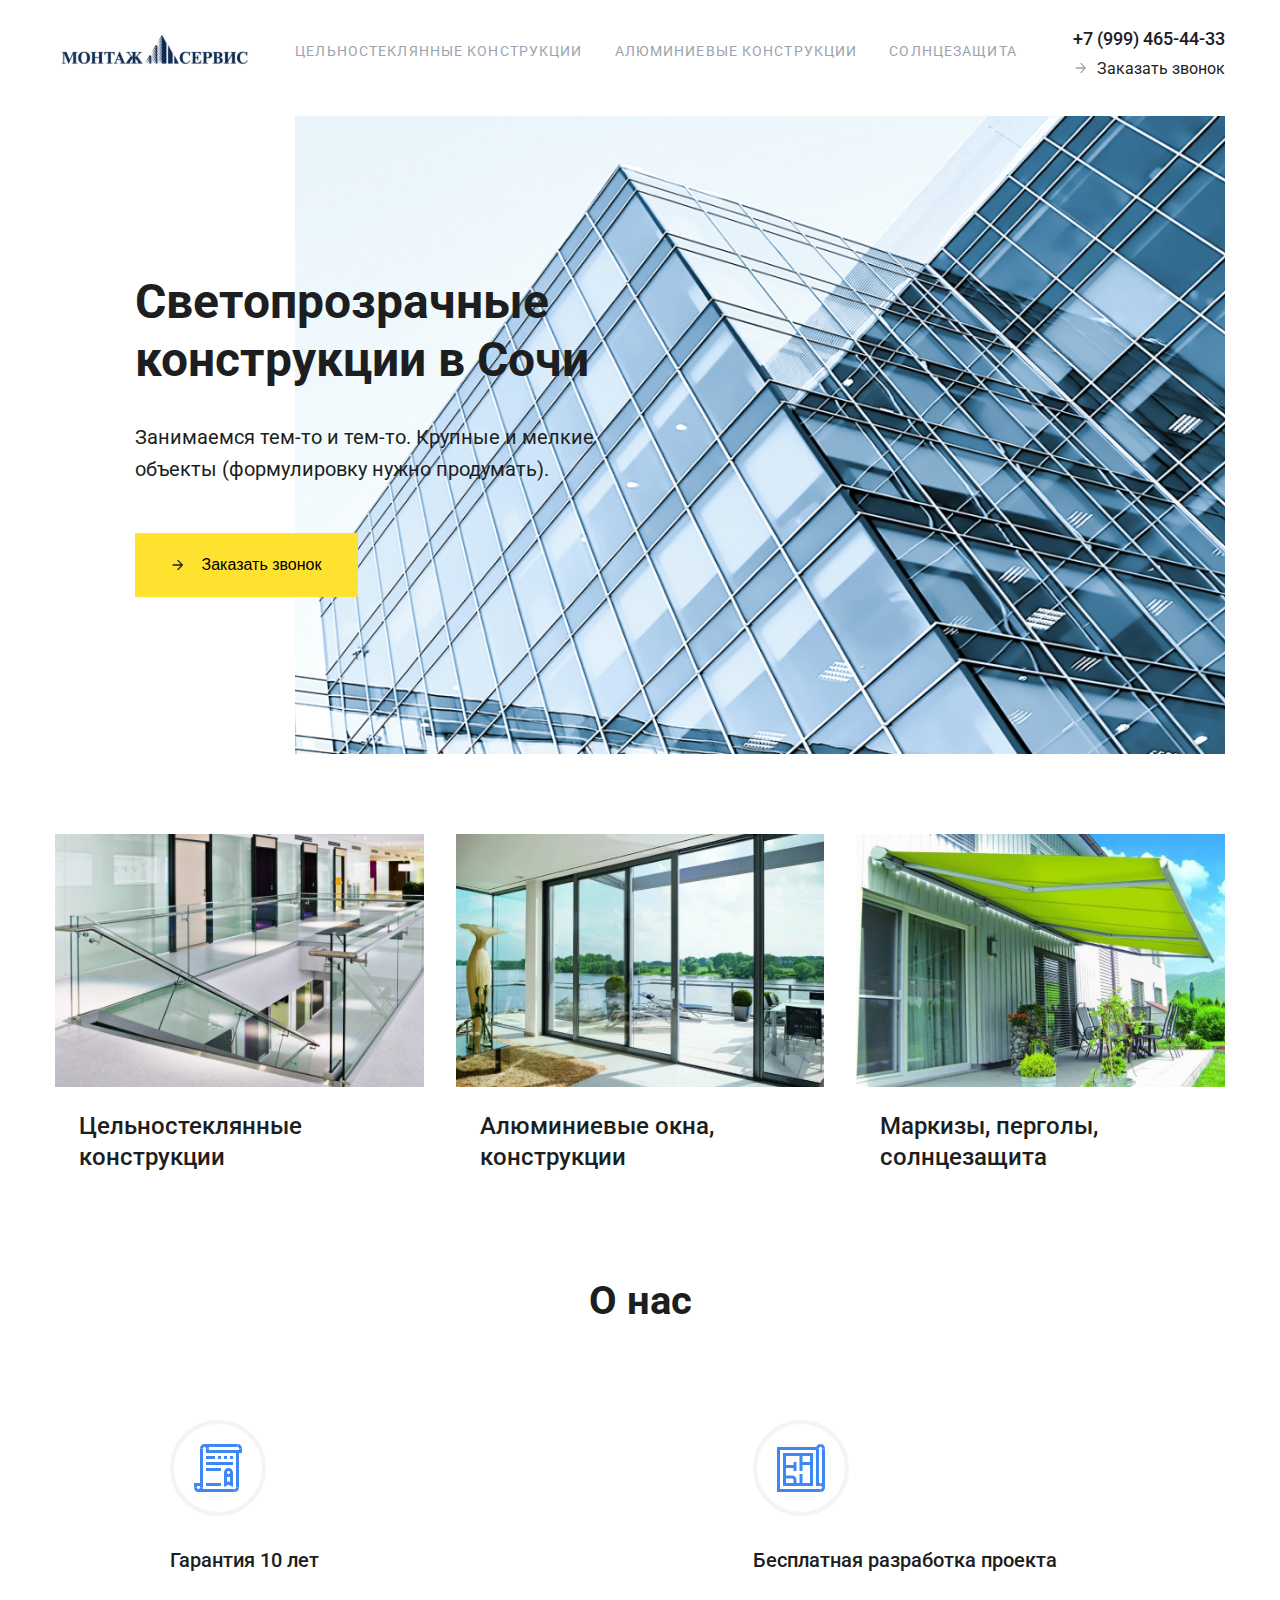
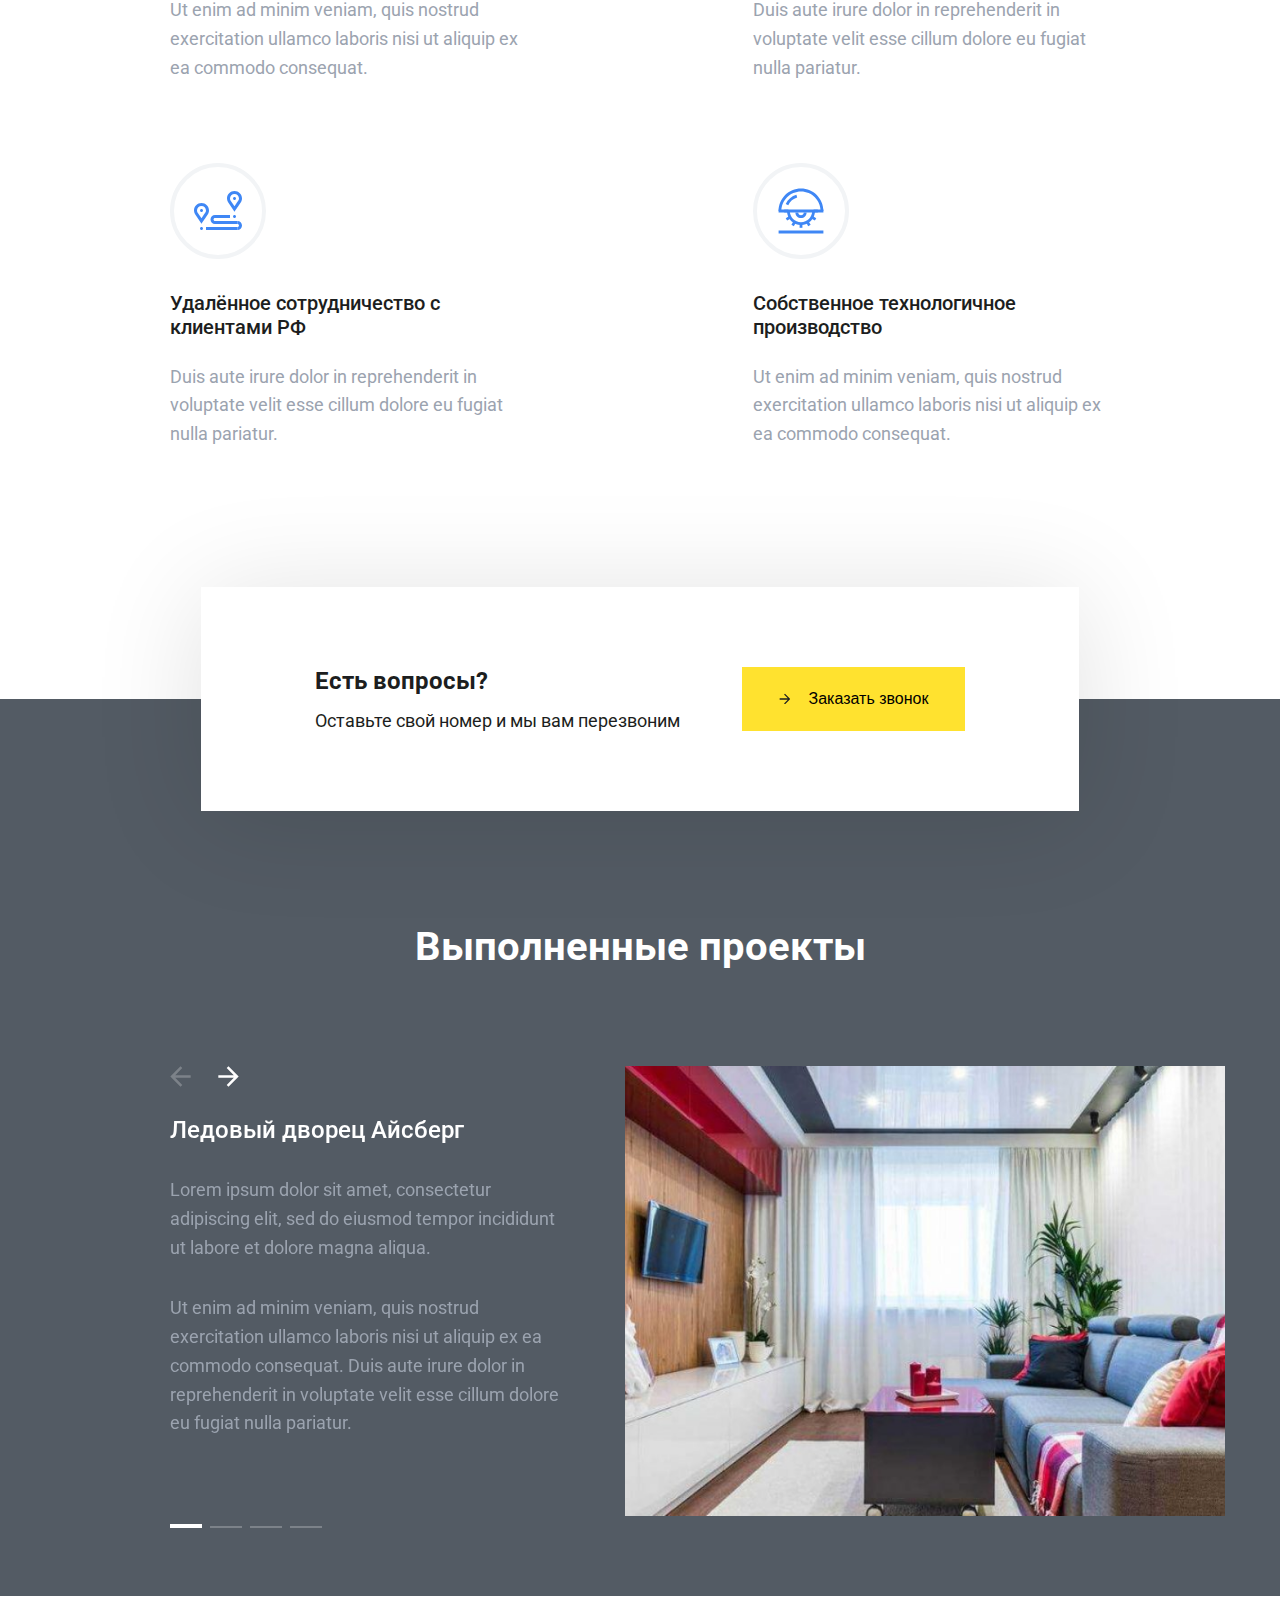
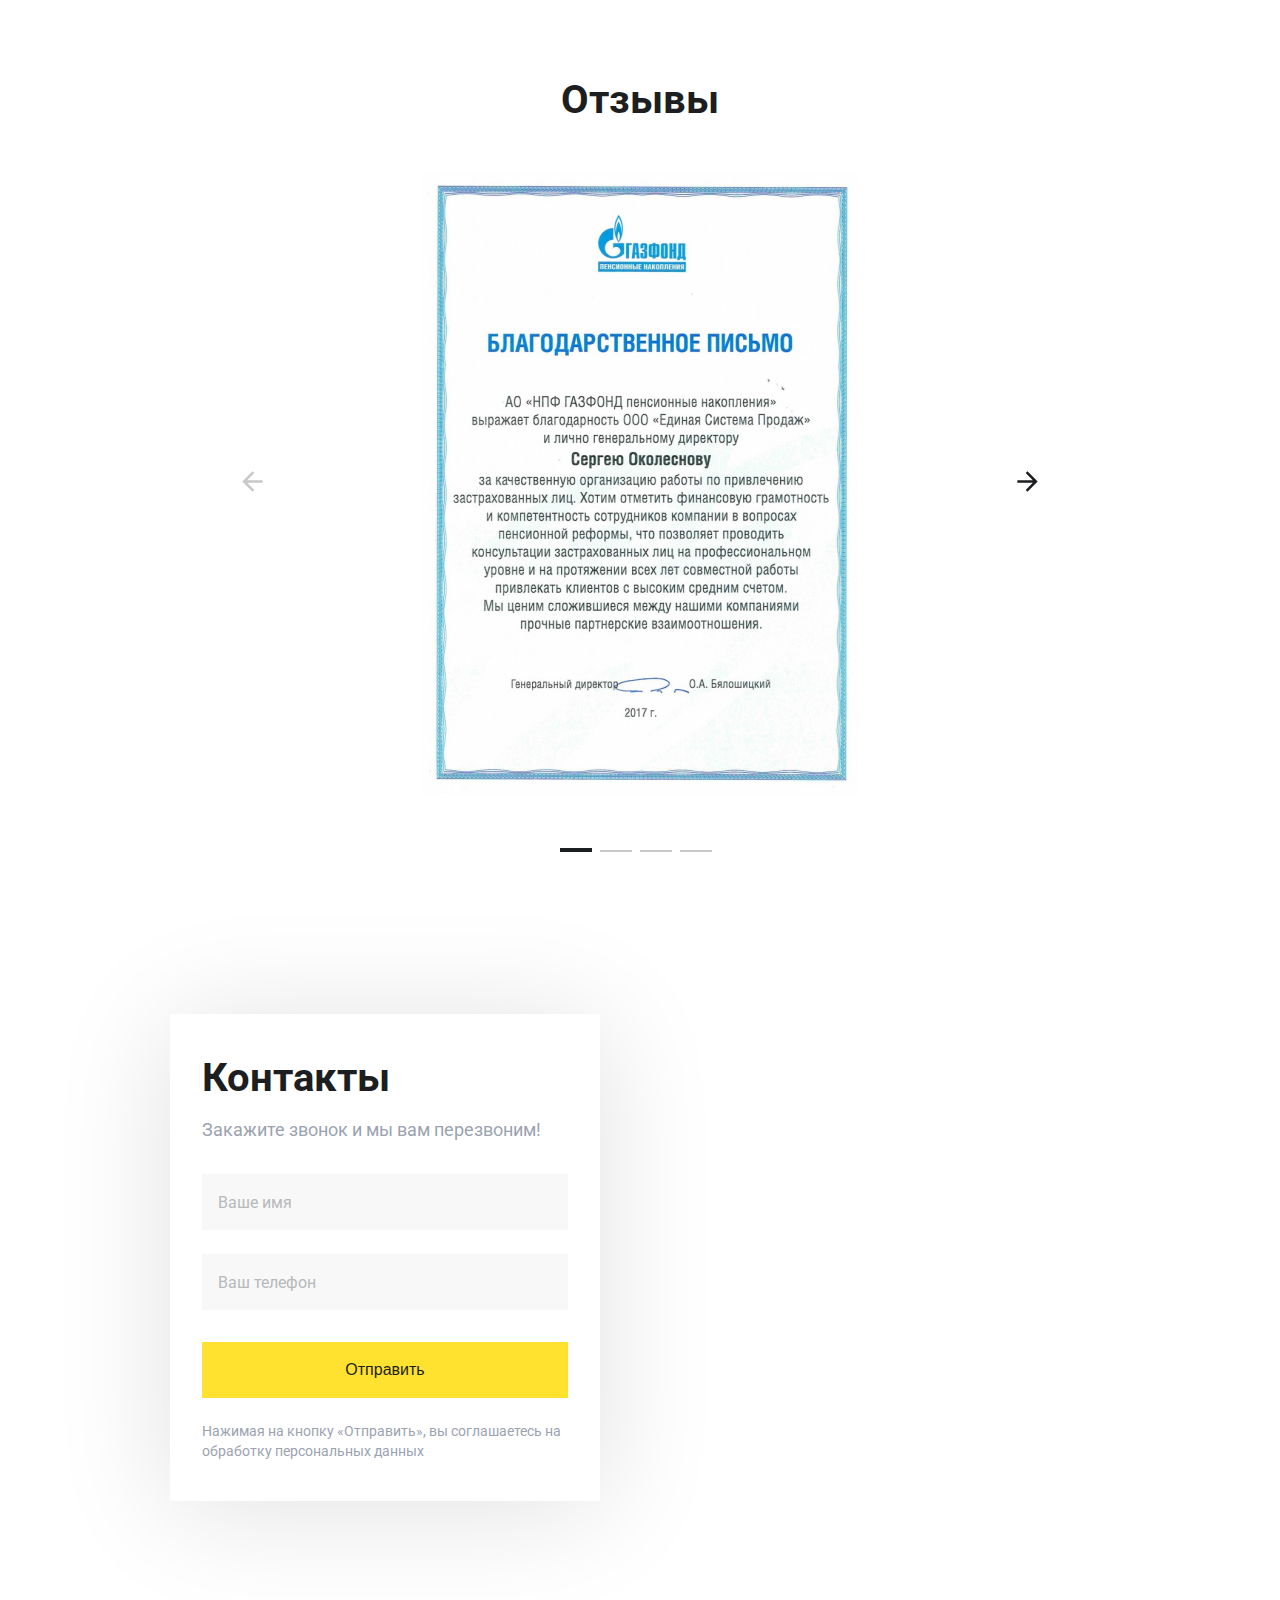
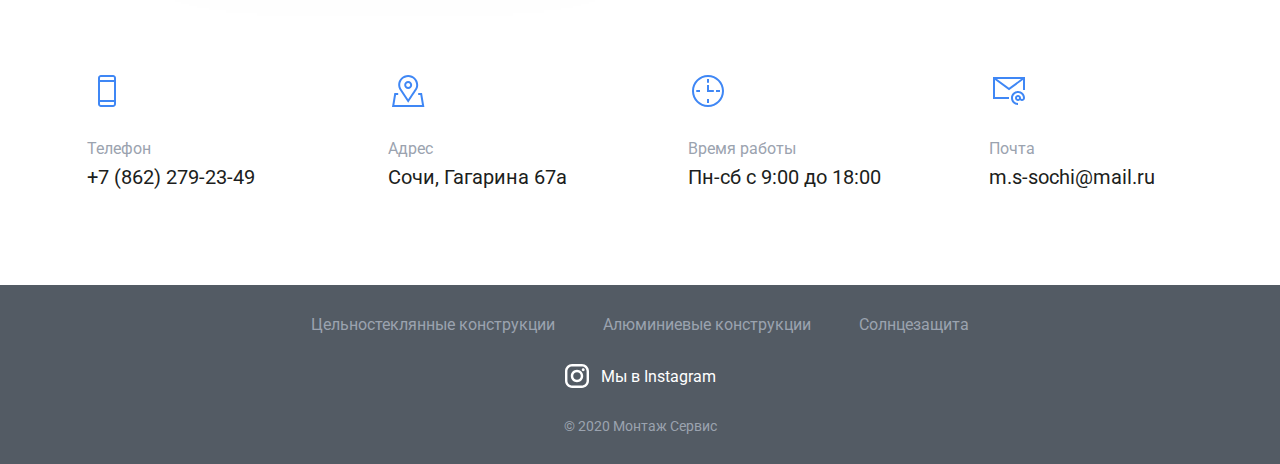
<file: index.html>
<!DOCTYPE html>
<html xmlns="http://www.w3.org/1999/xhtml">
<head>
    <meta http-equiv="text/html" charset="utf-8">
    <meta http-equiv="X-UA-Compatible" content="IE=edge">
    <meta name="viewport" content="width=device-width, initial-scale=1">
    <title>Главная</title>
    <link rel="stylesheet" type="text/css" href="css/slick.css" />
    <link rel="stylesheet" type="text/css" href="css/style.min.css" />
  
</head>
<body>

    <header class="header">
        <div class="container">
            <div class="header__flex">
                <a href="index.html" class="header__logo"><img src="img/logo.svg" alt=""></a>
                <nav class="header__menu">
                    <a href="glass.html" class="header__link">Цельностеклянные конструкции</a>
                    <a href="alum.html" class="header__link">Алюминиевые конструкции</a>
                    <a href="sun.html" class="header__link">Солнцезащита</a>
                </nav>
                <div class="header__right">
                    <a href="tel:+7 (999) 465-44-33" class="header__phone">+7 (999) 465-44-33</a>
                    <span class="header__call open-modal">Заказать звонок</span>
                </div>
                <a href="tel:+7 (999) 465-44-33" class="header__phone-mobile"><img src="img/header-phone.svg" alt=""></a>
                <button class="header__mobile-menu">
                    <span></span>
                    <span></span>
                    <span></span>
                </button>
            </div>
        </div>
    </header>

    <section class="top">
        <div class="container">
            <div class="top__img" style="background-image: url(img/top.png)"><img src="img/top.png" alt=""></div>
            <div class="top__content">
                <h1 class="top__title">Светопрозрачные конструкции в Сочи</h1>
                <p class="top__text">Занимаемся тем-то и тем-то. Крупные и мелкие объекты (формулировку нужно продумать).</p>
                <button class="button open-modal"><span>Заказать звонок</span></button>
            </div>
        </div>
    </section>

    <section class="categories">
        <div class="container">
            <div class="categories__flex">
                <a href="glass.html" class="categories__item">
                    <div class="categories__img-wrap">
                        <div class="categories__img" style="background-image: url(img/cat1.png)"></div>
                    </div>
                    <p class="categories__name">Цельностеклянные конструкции</p>
                </a>
                <a href="alum.html" class="categories__item">
                    <div class="categories__img-wrap">
                        <div class="categories__img" style="background-image: url(img/cat2.png)"></div>
                    </div>
                    <p class="categories__name">Алюминиевые окна, конструкции</p>
                </a>
                <a href="sun.html" class="categories__item">
                    <div class="categories__img-wrap">
                        <div class="categories__img" style="background-image: url(img/cat3.png)"></div>
                    </div>
                    <p class="categories__name">Маркизы, перголы, солнцезащита</p>
                </a>
            </div>
        </div>
    </section>

    <section class="about">
        <div class="container">
            <h2 class="title">О нас</h2>

            <div class="about__flex">
                <div class="about__item">
                    <div class="about__icon"><img src="img/about1.svg" alt=""></div>
                    <p class="about__name">Гарантия 10 лет</p>
                    <p class="about__text">Ut enim ad minim veniam, quis nostrud exercitation ullamco laboris nisi ut aliquip ex ea commodo consequat.</p>
                </div>
                <div class="about__item">
                    <div class="about__icon"><img src="img/about2.svg" alt=""></div>
                    <p class="about__name">Бесплатная разработка проекта</p>
                    <p class="about__text">Duis aute irure dolor in reprehenderit in voluptate velit esse cillum dolore eu fugiat nulla pariatur.</p>
                </div>
                <div class="about__item">
                    <div class="about__icon"><img src="img/about3.svg" alt=""></div>
                    <p class="about__name">Удалённое сотрудничество с клиентами РФ</p>
                    <p class="about__text">Duis aute irure dolor in reprehenderit in voluptate velit esse cillum dolore eu fugiat nulla pariatur.</p>
                </div>
                <div class="about__item">
                    <div class="about__icon"><img src="img/about4.svg" alt=""></div>
                    <p class="about__name">Собственное технологичное производство</p>
                    <p class="about__text">Ut enim ad minim veniam, quis nostrud exercitation ullamco laboris nisi ut aliquip ex ea commodo consequat.</p>
                </div>
            </div>
        </div>
    </section>

    <section class="projects">
        <div class="container">
            <div class="projects__questions">
                <div class="projects__questions-content">
                    <p class="projects__questions-name">Есть вопросы?</p>
                    <p class="projects__questions-text">Оставьте свой номер и мы вам перезвоним</p>
                </div>
                <button class="button open-modal"><span>Заказать звонок</span></button>
            </div>

            <h2 class="title projects__title">Выполненные проекты</h2>

            <div class="projects__slider">
                <div class="projects__slide">
                    <div class="projects__item">
                        <div class="projects__content">
                            <p class="projects__name">Ледовый дворец Айсберг</p>
                            <div class="projects__text">
                                <p>Lorem ipsum dolor sit amet, consectetur adipiscing elit, sed do eiusmod tempor incididunt ut labore et dolore magna aliqua.</p>
                                <p>Ut enim ad minim veniam, quis nostrud exercitation ullamco laboris nisi ut aliquip ex ea commodo consequat. Duis aute irure dolor in reprehenderit in voluptate velit esse cillum dolore eu fugiat nulla pariatur.</p>
                            </div>
                        </div>
                        <div class="projects__img" style="background-image: url('img/project.png')"><img src="img/project.png" alt=""></div>
                    </div>
                </div>
                <div class="projects__slide">
                    <div class="projects__item">
                        <div class="projects__content">
                            <p class="projects__name">Проект 2</p>
                            <div class="projects__text">
                                <p>Lorem ipsum dolor sit amet, consectetur adipiscing elit, sed do eiusmod tempor incididunt ut labore et dolore magna aliqua.</p>
                                <p>Ut enim ad minim veniam, quis nostrud exercitation ullamco laboris nisi ut aliquip ex ea commodo consequat. Duis aute irure dolor in reprehenderit in voluptate velit esse cillum dolore eu fugiat nulla pariatur.</p>
                            </div>
                        </div>
                        <div class="projects__img" style="background-image: url('img/cat1.png')"><img src="img/cat1.png" alt=""></div>
                    </div>
                </div>
                <div class="projects__slide">
                    <div class="projects__item">
                        <div class="projects__content">
                            <p class="projects__name">Проект 3</p>
                            <div class="projects__text">
                                <p>Ut enim ad minim veniam, quis nostrud exercitation ullamco laboris nisi ut aliquip ex ea commodo consequat. Duis aute irure dolor in reprehenderit in voluptate velit esse cillum dolore eu fugiat nulla pariatur.</p>
                            </div>
                        </div>
                        <div class="projects__img" style="background-image: url('img/cat2.png')"><img src="img/cat2.png" alt=""></div>
                    </div>
                </div>
                <div class="projects__slide">
                    <div class="projects__item">
                        <div class="projects__content">
                            <p class="projects__name">Проект 4</p>
                            <div class="projects__text">
                                <p>Lorem ipsum dolor sit amet, consectetur adipiscing elit, sed do eiusmod tempor incididunt ut labore et dolore magna aliqua.</p>
                            </div>
                        </div>
                        <div class="projects__img" style="background-image: url('img/cat3.png')"><img src="img/cat3.png" alt=""></div>
                    </div>
                </div>
            </div>
        </div>
    </section>

    <section class="reviews reviews--index">
        <div class="container">
            <h2 class="title">Отзывы</h2>

            <div class="reviews__slider">
                <div class="reviews__slide">
                    <div class="reviews__img"><img src="img/rev.png" alt=""></div>
                </div>
                <div class="reviews__slide">
                    <div class="reviews__img"><img src="img/rev.png" alt=""></div>
                </div>
                <div class="reviews__slide">
                    <div class="reviews__img"><img src="img/rev.png" alt=""></div>
                </div>
                <div class="reviews__slide">
                    <div class="reviews__img"><img src="img/rev.png" alt=""></div>
                </div>
            </div>
        </div>
    </section>

    <section class="contacts">
        <div class="contacts__map" id="map"></div>
        <div class="container">
            <div class="contacts__block">
                <h2 class="title contacts__title">Контакты</h2>
                <p class="contacts__subtitle">Закажите звонок и мы вам перезвоним!</p>
                <form class="contacts__form">
                    <div class="contacts__form-part">
                        <input type="text" class="contacts__input" name="name">
                        <label class="contacts__label">Ваше имя</label>
                        <p class="contacts__error">Введите ваше имя</p>
                    </div>

                    <div class="contacts__form-part">
                        <input type="text" class="contacts__input tel-input" name="phone">
                        <label class="contacts__label">Ваш телефон</label>
                        <p class="contacts__error">Введите ваш телефон</p>
                    </div>

                    <button class="contacts__button">Отправить</button>
                </form>
                <p class="contacts__note">Нажимая на кнопку «Отправить», вы соглашаетесь на обработку персональных данных</p>
            </div>
        </div>
    </section>

    <section class="credits">
        <div class="container">
            <div class="credits__flex">
                <div class="credits__item">
                    <img src="img/phone-icon.svg" alt="">
                    <p class="credits__name">Телефон</p>
                    <a href="tel:+7 (862) 279-23-49" class="credits__value">+7 (862) 279-23-49</a>
                </div>
                <div class="credits__item">
                    <img src="img/place-icon.svg" alt="">
                    <p class="credits__name">Адрес</p>
                    <p class="credits__value">Сочи, Гагарина 67а</p>
                </div>
                <div class="credits__item">
                    <img src="img/wt-icon.svg" alt="">
                    <p class="credits__name">Время работы</p>
                    <p class="credits__value">Пн-сб с 9:00 до 18:00</p>
                </div>
                <div class="credits__item">
                    <img src="img/mail-icon.svg" alt="">
                    <p class="credits__name">Почта</p>
                    <a href="mailto:m.s-sochi@mail.ru" class="credits__value">m.s-sochi@mail.ru</a>
                </div>
            </div>
        </div>
    </section>

    <footer class="footer">
        <div class="container">
            <div class="footer__menu">
                <a href="glass.html" class="footer__link">Цельностеклянные конструкции</a>
                <a href="alum.html" class="footer__link">Алюминиевые конструкции</a>
                <a href="sun.html" class="footer__link">Солнцезащита</a>
            </div>

            <a href="https://instagram.com" target="_blank" class="footer__insta">Мы в Instagram</a>

            <p class="footer__copyright">© 2020 Монтаж Сервис</p>
        </div>
    </footer>

    <div class="modal" id="call-modal">
        <div class="modal__content">
            <div class="contacts__block">
                <span class="modal__close close-modal"></span>

                <h2 class="title contacts__title">Контакты</h2>
                <p class="contacts__subtitle">Закажите звонок и мы вам перезвоним!</p>
                <form class="contacts__form">
                    <div class="contacts__form-part">
                        <input type="text" class="contacts__input" name="name">
                        <label class="contacts__label">Ваше имя</label>
                        <p class="contacts__error">Введите ваше имя</p>
                    </div>

                    <div class="contacts__form-part">
                        <input type="text" class="contacts__input tel-input" name="phone">
                        <label class="contacts__label">Ваш телефон</label>
                        <p class="contacts__error">Введите ваш телефон</p>
                    </div>

                    <button class="contacts__button">Отправить</button>
                </form>
                <p class="contacts__note">Нажимая на кнопку «Отправить», вы соглашаетесь на обработку персональных данных</p>
            </div>
        </div>
    </div>

    <div class="modal" id="thank-modal">
        <div class="modal__content">
            <div class="thank">
                <span class="modal__close close-modal"></span>

                <p class="thank__title">Ваша заявка отправлена</p>
                <p class="thank__text">Мы скоро свяжемся с вами!</p>
                <button class="contacts__button close-modal">Закрыть</button>
            </div>
        </div>
    </div>

    <script src="https://ajax.googleapis.com/ajax/libs/jquery/2.2.3/jquery.min.js"></script>
    <script src="https://api-maps.yandex.ru/2.1/?lang=ru_RU"></script>
    <script src="js/inputmask.js"></script>
    <script src="js/jquery.inputmask.js"></script>
    <script src="js/slick.min.js"></script>
    <script type="text/javascript" src="js/scripts.js"></script>
</body>
</html>
</file>
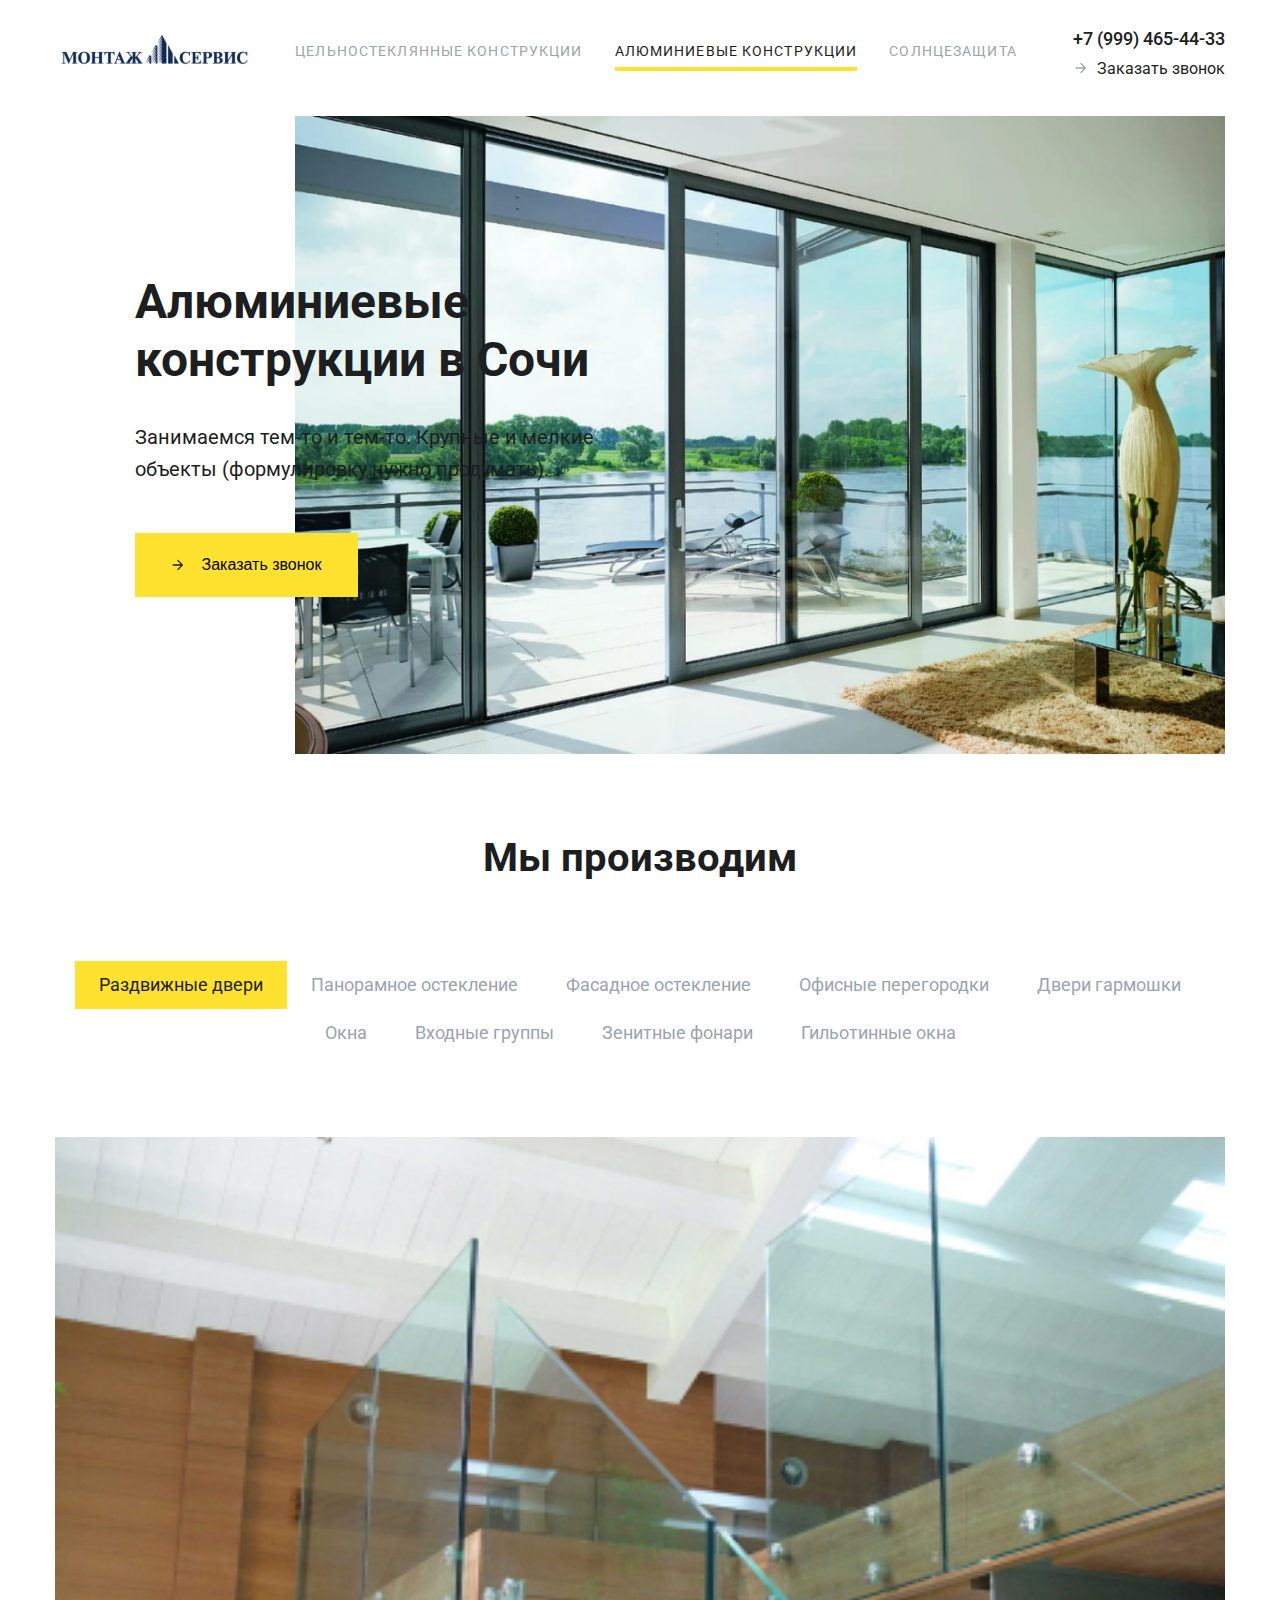
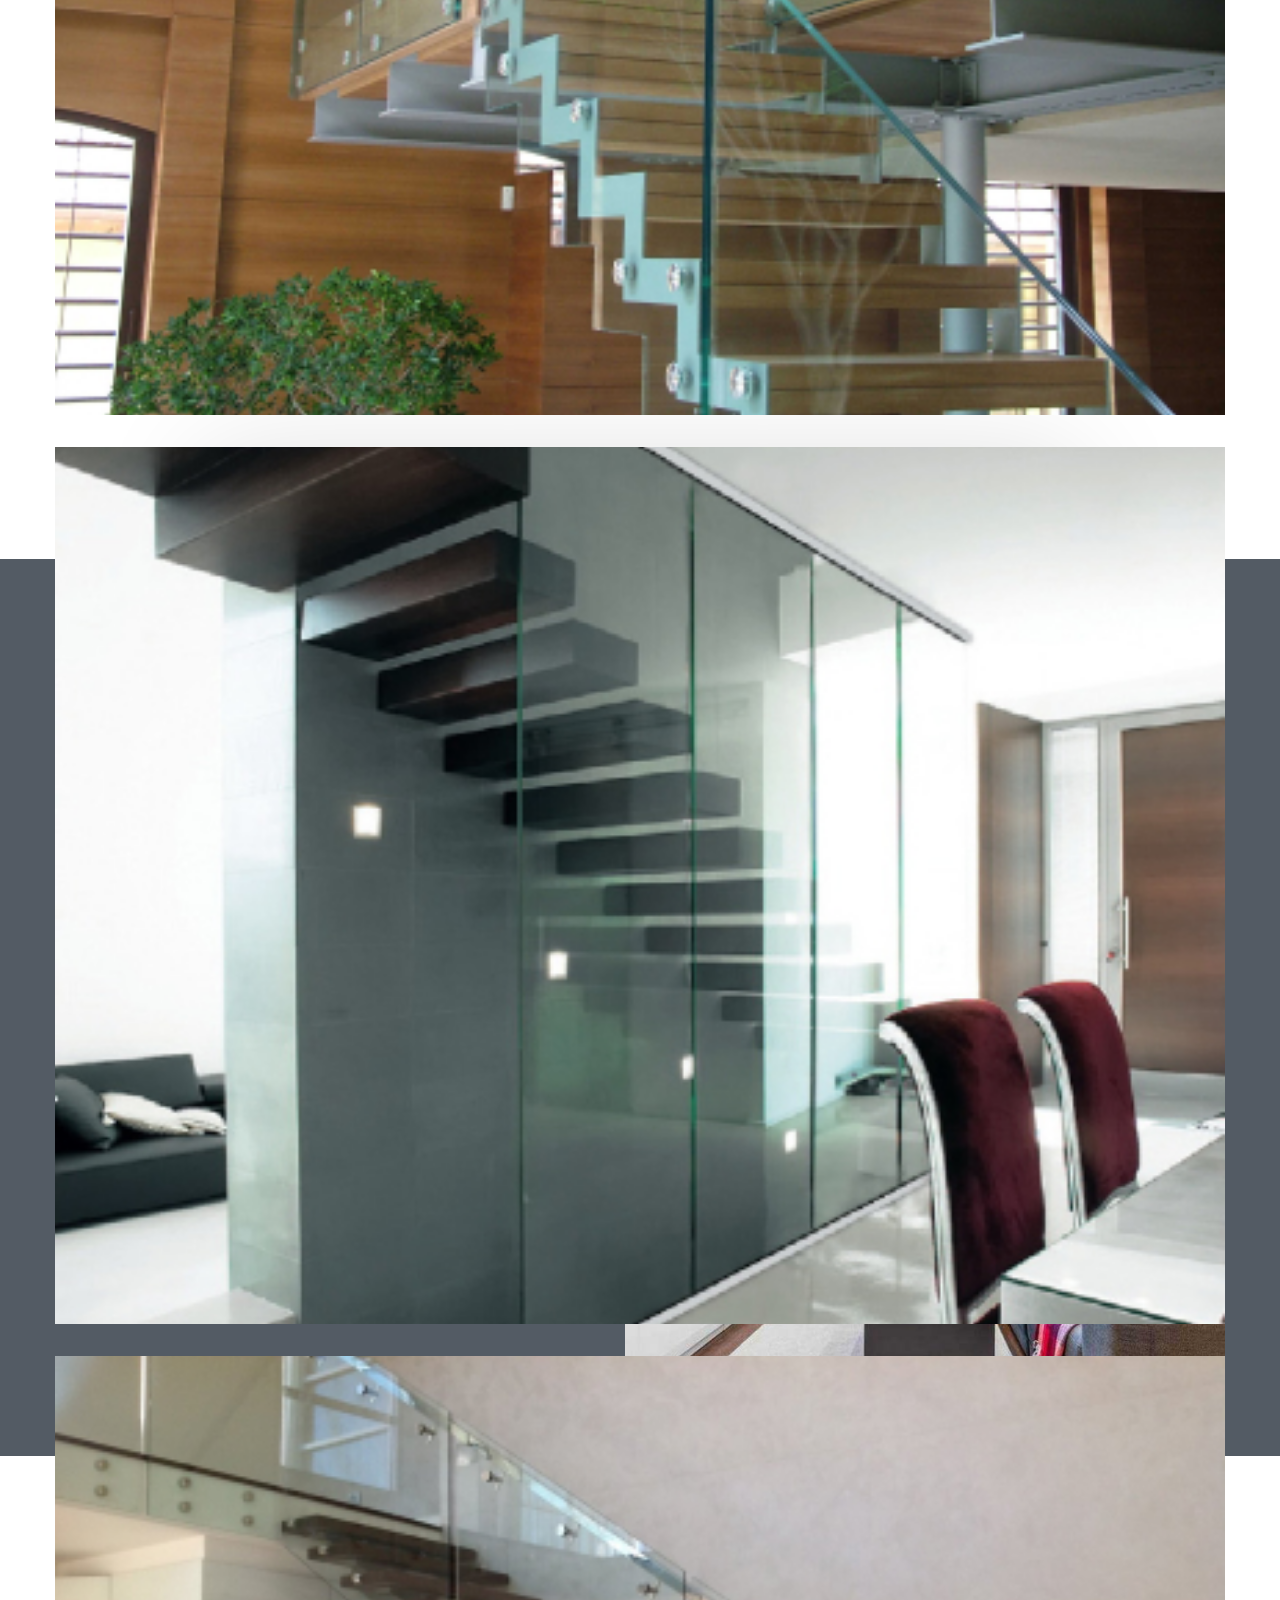
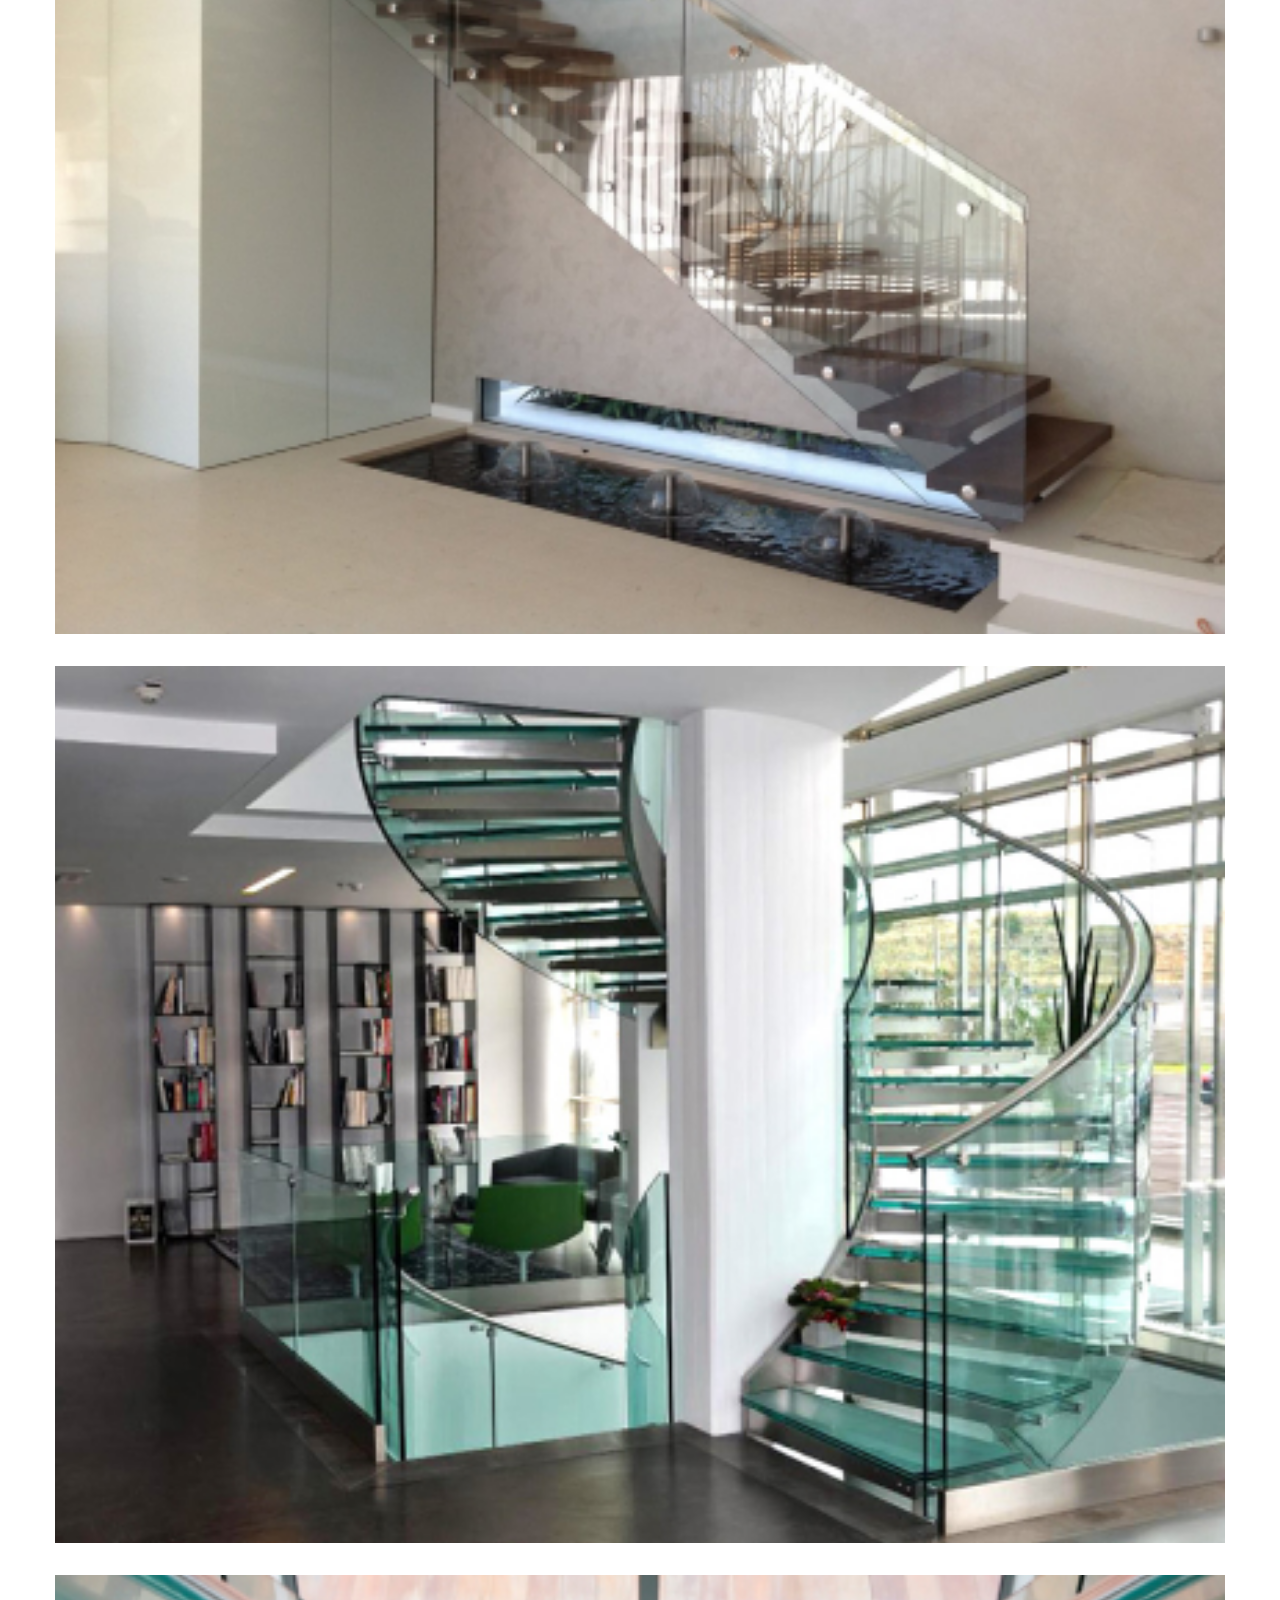
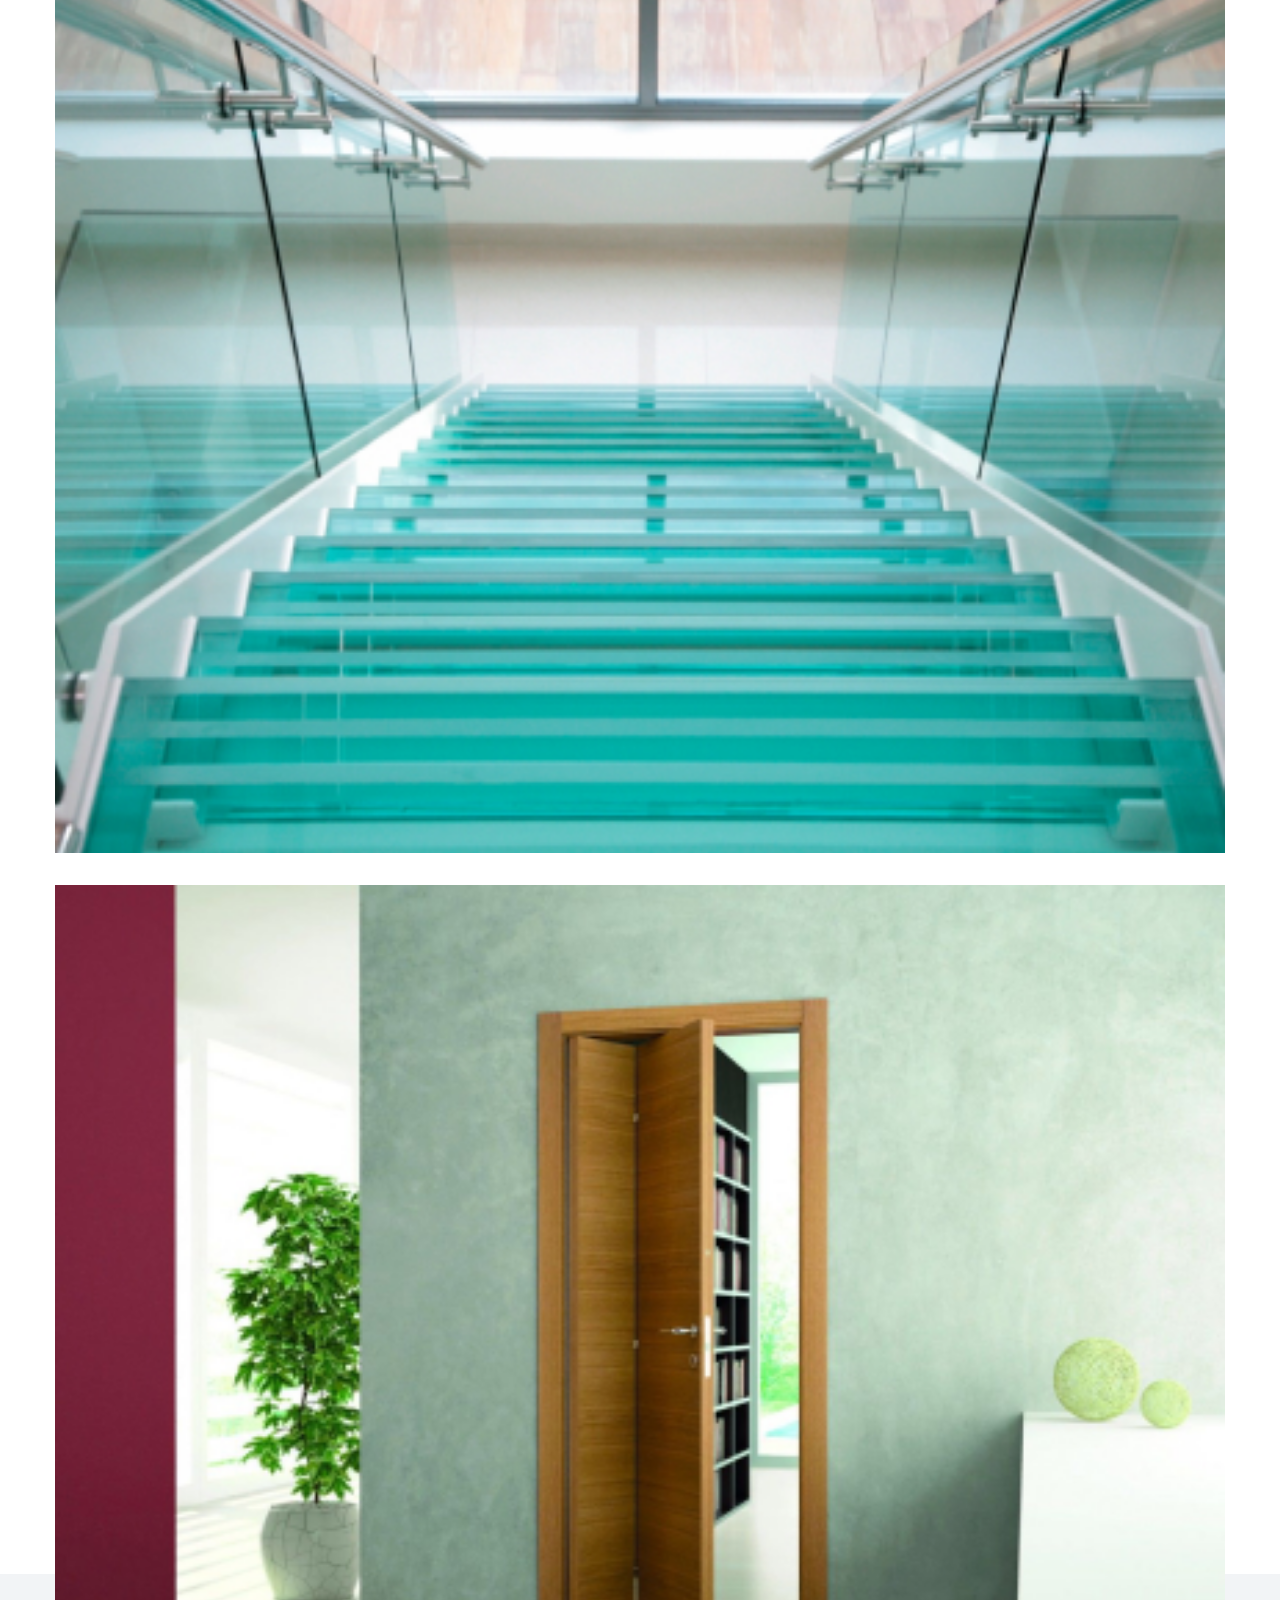
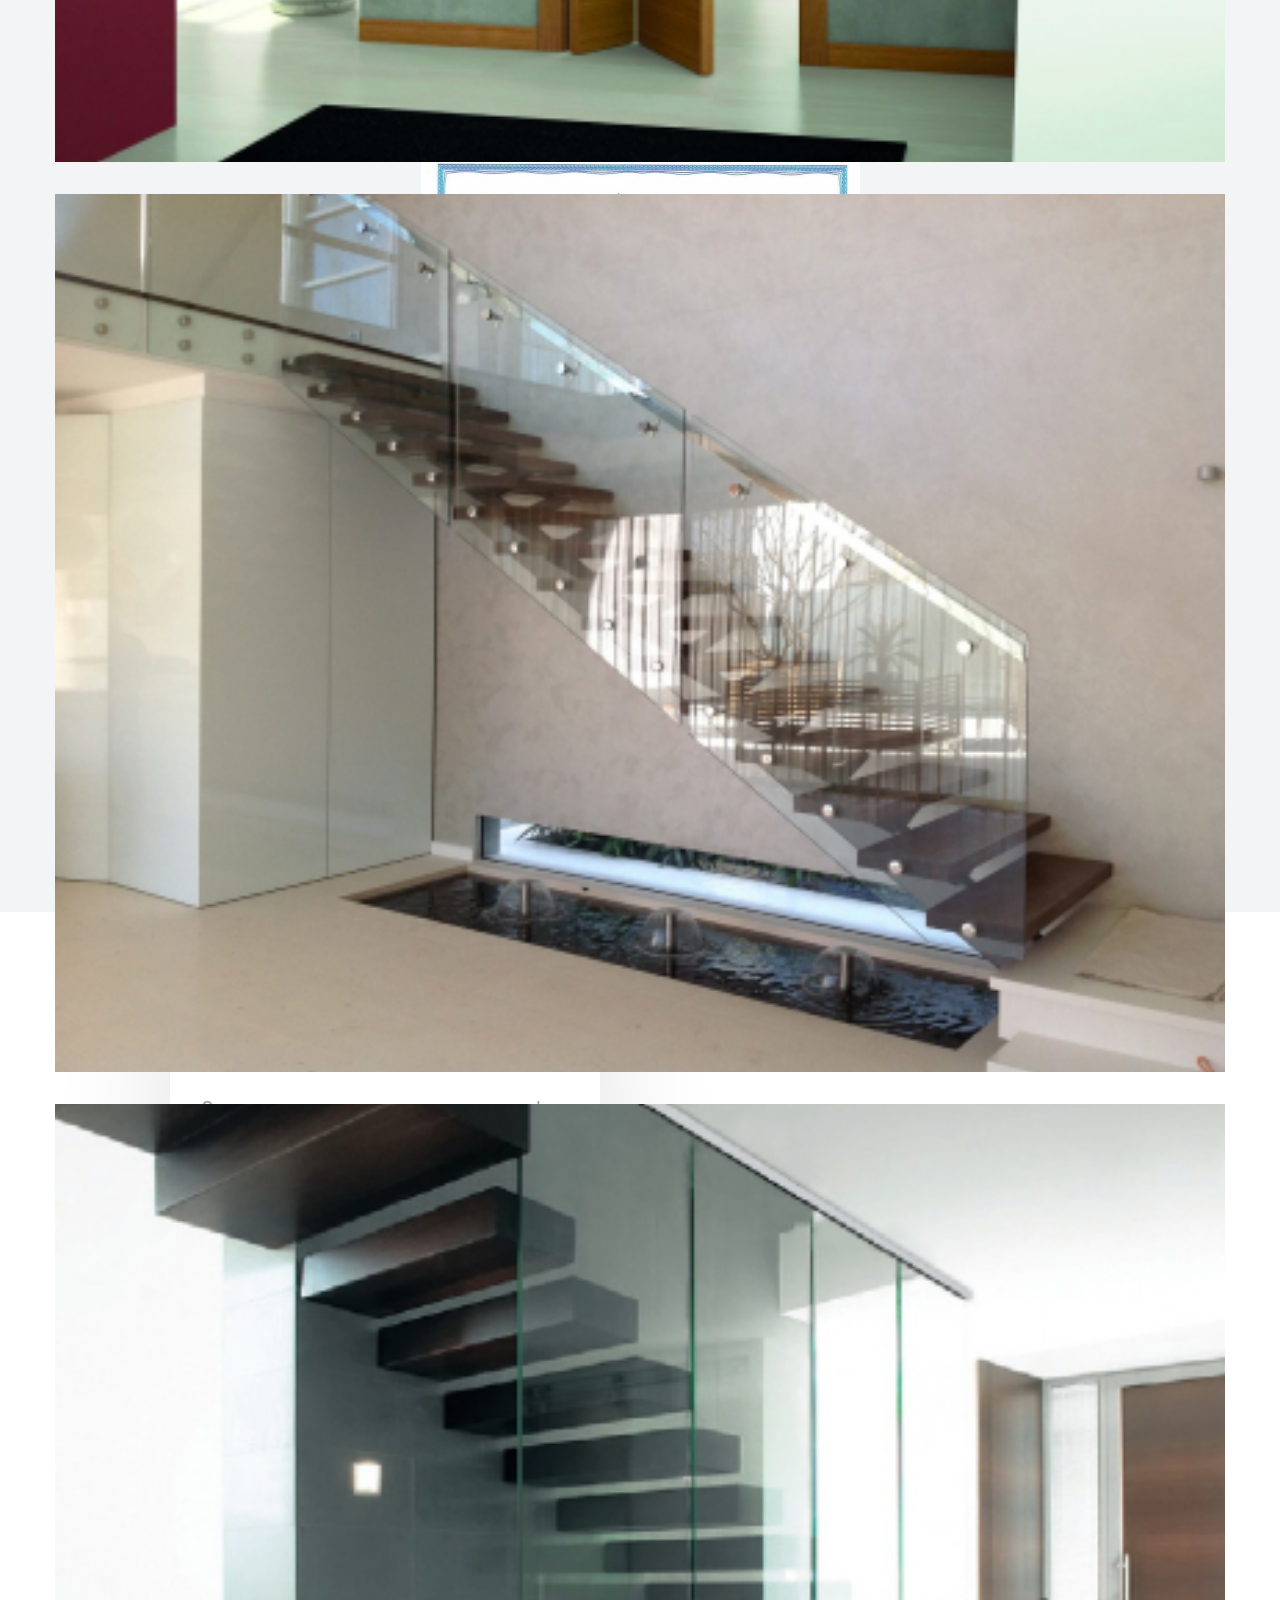
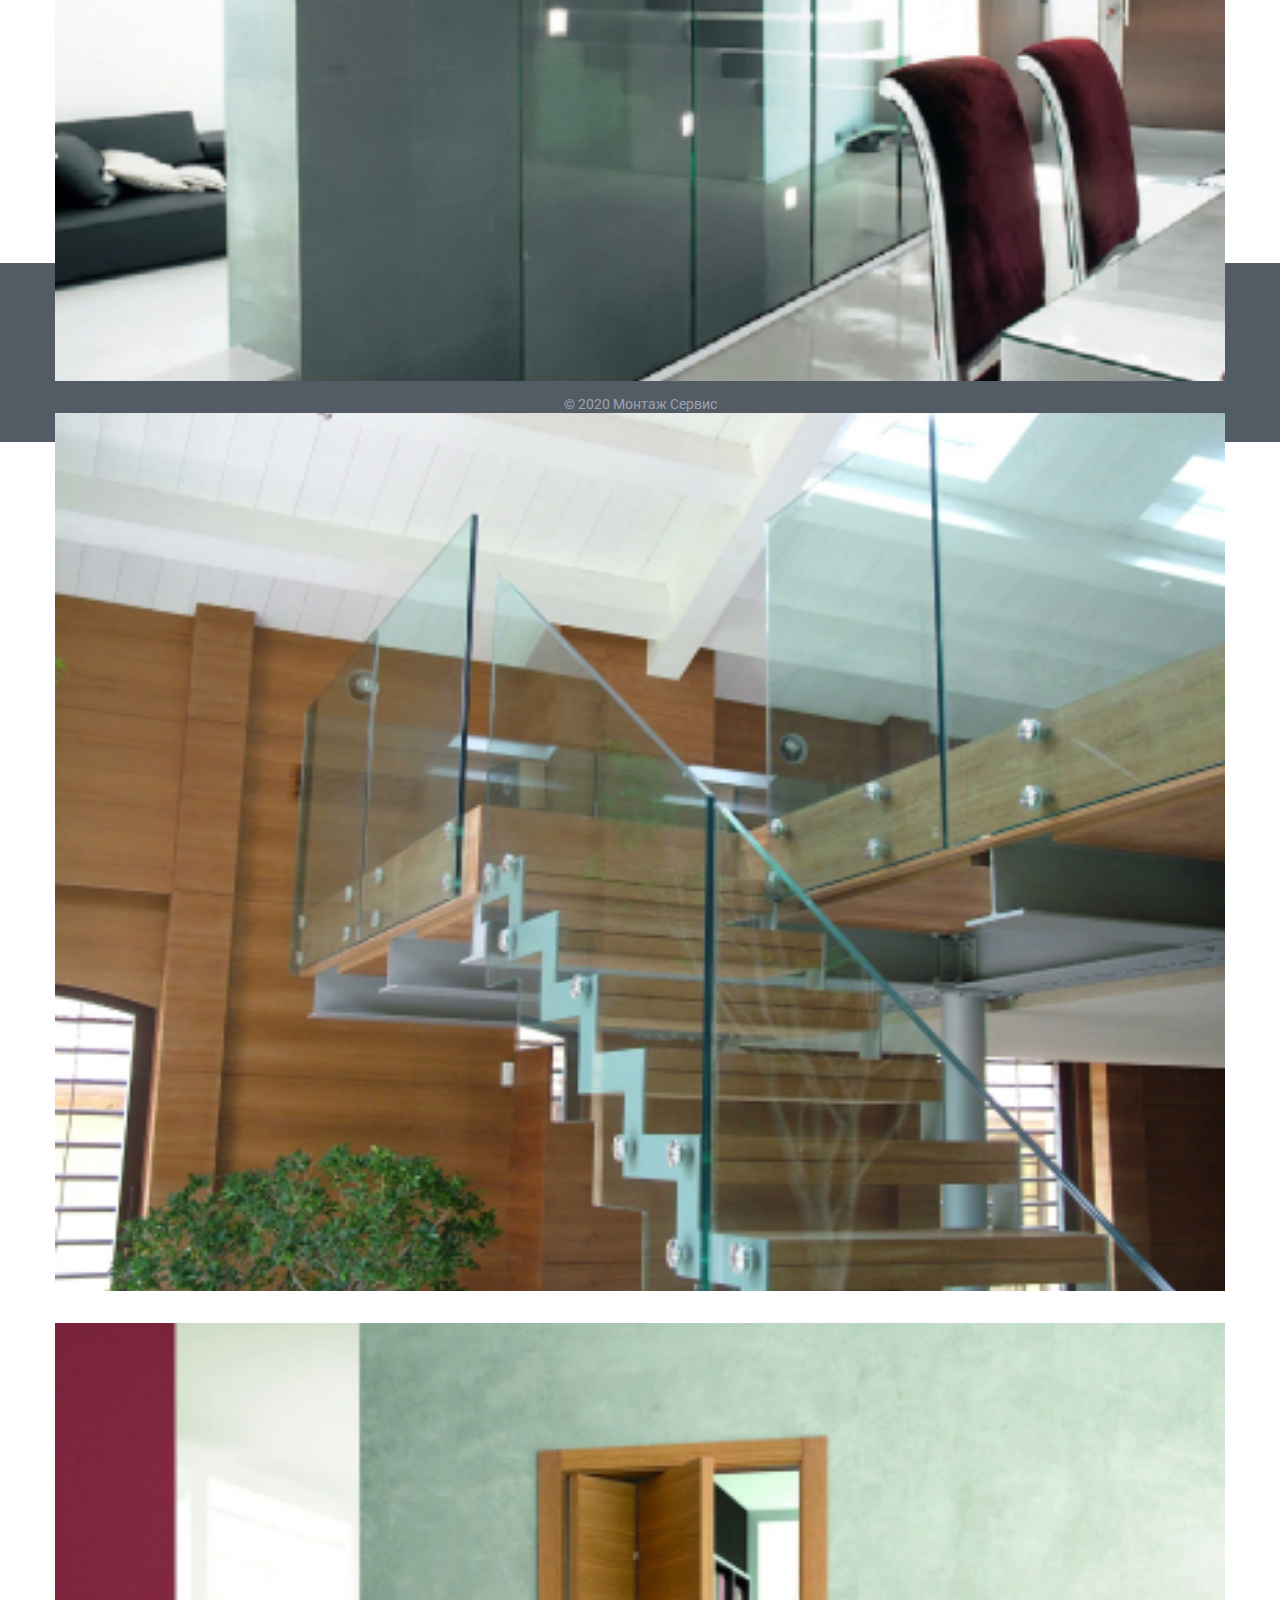
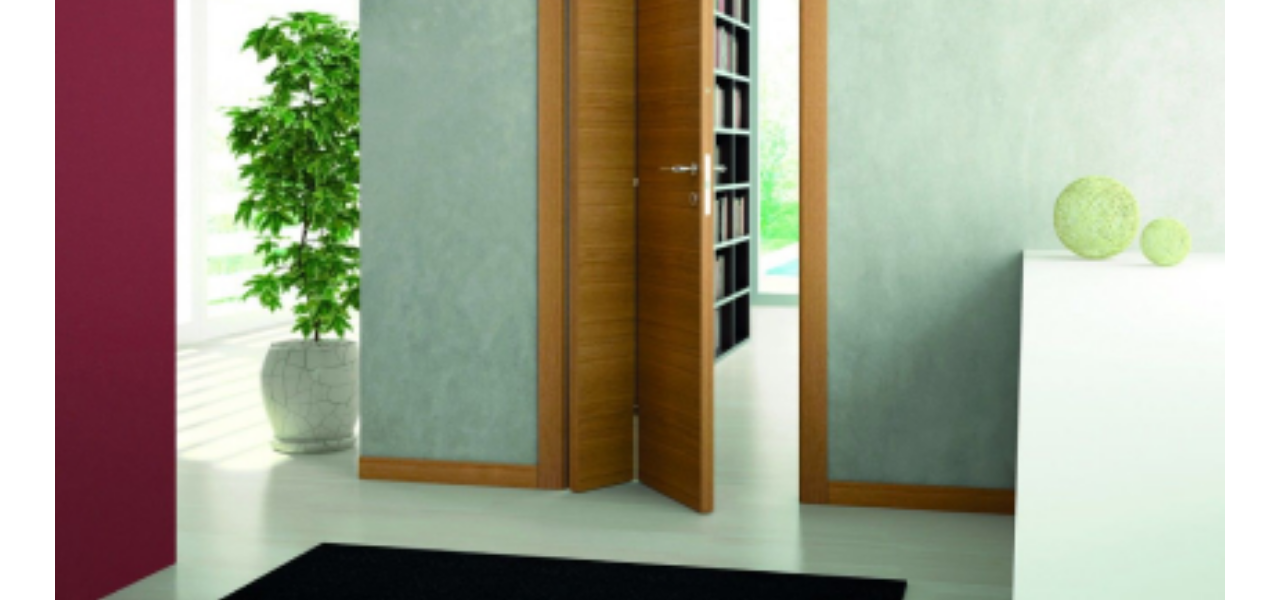
<file: alum.html>
<!DOCTYPE html>
<html xmlns="http://www.w3.org/1999/xhtml">
<head>
    <meta http-equiv="text/html" charset="utf-8">
    <meta http-equiv="X-UA-Compatible" content="IE=edge">
    <meta name="viewport" content="width=device-width, initial-scale=1">
    <title>Алюминиевые конструкции в Сочи</title>
    <link rel="stylesheet" type="text/css" href="css/slick.css" />
    <link rel="stylesheet" type="text/css" href="css/style.min.css" />
  
</head>
<body>

    <header class="header">
        <div class="container">
            <div class="header__flex">
                <a href="index.html" class="header__logo"><img src="img/logo.svg" alt=""></a>
                <nav class="header__menu">
                    <a href="glass.html" class="header__link">Цельностеклянные конструкции</a>
                    <a href="alum.html" class="header__link header__link--active">Алюминиевые конструкции</a>
                    <a href="sun.html" class="header__link">Солнцезащита</a>
                </nav>
                <div class="header__right">
                    <a href="tel:+7 (999) 465-44-33" class="header__phone">+7 (999) 465-44-33</a>
                    <span class="header__call open-modal">Заказать звонок</span>
                </div>
                <a href="tel:+7 (999) 465-44-33" class="header__phone-mobile"><img src="img/header-phone.svg" alt=""></a>
                <button class="header__mobile-menu">
                    <span></span>
                    <span></span>
                    <span></span>
                </button>
            </div>
        </div>
    </header>

    <section class="top">
        <div class="container">
            <div class="top__img" style="background-image: url(img/top-alum.png)"><img src="img/top-alum.png" alt=""></div>
            <div class="top__content">
                <h1 class="top__title">Алюминиевые конструкции в Сочи</h1>
                <p class="top__text">Занимаемся тем-то и тем-то. Крупные и мелкие объекты (формулировку нужно продумать).</p>
                <button class="button open-modal"><span>Заказать звонок</span></button>
            </div>
        </div>
    </section>

    <section class="subcategories">
        <div class="container">
            <h2 class="title">Мы производим</h2>

            <div class="subcategories__tabs">
                <a href="#" class="subcategories__tab subcategories__tab--active" data-id="#1">
                    <div class="subcategories__tab-image" style="background-image: url(img/cat1.png)"></div>
                    <span>Раздвижные двери</span>
                </a>
                <a href="#" class="subcategories__tab" data-id="#2">Панорамное остекление</a>
                <a href="#" class="subcategories__tab" data-id="#3">Фасадное остекление</a>
                <a href="#" class="subcategories__tab" data-id="#5">Офисные перегородки</a>
                <a href="#" class="subcategories__tab" data-id="#6">Двери гармошки</a>
                <a href="#" class="subcategories__tab" data-id="#3">Окна</a>
                <a href="#" class="subcategories__tab" data-id="#1">Входные группы</a>
                <a href="#" class="subcategories__tab" data-id="#5">Зенитные фонари</a>
                <a href="#" class="subcategories__tab" data-id="#2">Гильотинные окна</a>
                <div class="subcategories__hidden-tabs-wrap" style="display: none">
                    <span class="subcategories__tab subcategories__tab--open">Другое</span>
                    <div class="subcategories__hidden-tabs"></div>
                </div>
            </div>

            <div class="subcategories__content">
                <div class="subcategories__slider subcategories__slider--active" id="1">
                    <div class="subcategories__slide">
                        <div class="subcategories__item"><div style="background-image: url(img/sub1.jpg)"></div></div>
                    </div>
                    <div class="subcategories__slide">
                        <div class="subcategories__item"><div style="background-image: url(img/sub2.jpg)"></div></div>
                    </div>
                    <div class="subcategories__slide">
                        <div class="subcategories__item"><div style="background-image: url(img/sub3.jpg)"></div></div>
                    </div>
                    <div class="subcategories__slide">
                        <div class="subcategories__item"><div style="background-image: url(img/sub4.jpg)"></div></div>
                    </div>
                    <div class="subcategories__slide">
                        <div class="subcategories__item"><div style="background-image: url(img/sub5.jpg)"></div></div>
                    </div>
                    <div class="subcategories__slide">
                        <div class="subcategories__item"><div style="background-image: url(img/sub6.jpg)"></div></div>
                    </div>
                    <div class="subcategories__slide">
                        <div class="subcategories__item"><div style="background-image: url(img/sub3.jpg)"></div></div>
                    </div>
                    <div class="subcategories__slide">
                        <div class="subcategories__item"><div style="background-image: url(img/sub2.jpg)"></div></div>
                    </div>
                    <div class="subcategories__slide">
                        <div class="subcategories__item"><div style="background-image: url(img/sub1.jpg)"></div></div>
                    </div>
                    <div class="subcategories__slide">
                        <div class="subcategories__item"><div style="background-image: url(img/sub6.jpg)"></div></div>
                    </div>
                </div>
                <div class="subcategories__slider" id="2">
                    <div class="subcategories__slide">
                        <div class="subcategories__item"><div style="background-image: url(img/sub4.jpg)"></div></div>
                    </div>
                    <div class="subcategories__slide">
                        <div class="subcategories__item"><div style="background-image: url(img/sub1.jpg)"></div></div>
                    </div>
                    <div class="subcategories__slide">
                        <div class="subcategories__item"><div style="background-image: url(img/sub5.jpg)"></div></div>
                    </div>
                </div>
                <div class="subcategories__slider" id="3">
                    <div class="subcategories__slide">
                        <div class="subcategories__item"><div style="background-image: url(img/sub5.jpg)"></div></div>
                    </div>
                    <div class="subcategories__slide">
                        <div class="subcategories__item"><div style="background-image: url(img/sub4.jpg)"></div></div>
                    </div>
                    <div class="subcategories__slide">
                        <div class="subcategories__item"><div style="background-image: url(img/sub1.jpg)"></div></div>
                    </div>
                    <div class="subcategories__slide">
                        <div class="subcategories__item"><div style="background-image: url(img/sub6.jpg)"></div></div>
                    </div>
                </div>
                <div class="subcategories__slider" id="5">
                    <div class="subcategories__slide">
                        <div class="subcategories__item"><div style="background-image: url(img/sub6.jpg)"></div></div>
                    </div>
                    <div class="subcategories__slide">
                        <div class="subcategories__item"><div style="background-image: url(img/sub5.jpg)"></div></div>
                    </div>
                    <div class="subcategories__slide">
                        <div class="subcategories__item"><div style="background-image: url(img/sub1.jpg)"></div></div>
                    </div>
                    <div class="subcategories__slide">
                        <div class="subcategories__item"><div style="background-image: url(img/sub2.jpg)"></div></div>
                    </div>
                    <div class="subcategories__slide">
                        <div class="subcategories__item"><div style="background-image: url(img/sub3.jpg)"></div></div>
                    </div>
                    <div class="subcategories__slide">
                        <div class="subcategories__item"><div style="background-image: url(img/sub4.jpg)"></div></div>
                    </div>
                </div>
                <div class="subcategories__slider" id="6">
                    <div class="subcategories__slide">
                        <div class="subcategories__item"><div style="background-image: url(img/sub2.jpg)"></div></div>
                    </div>
                    <div class="subcategories__slide">
                        <div class="subcategories__item"><div style="background-image: url(img/sub1.jpg)"></div></div>
                    </div>
                    <div class="subcategories__slide">
                        <div class="subcategories__item"><div style="background-image: url(img/sub4.jpg)"></div></div>
                    </div>
                    <div class="subcategories__slide">
                        <div class="subcategories__item"><div style="background-image: url(img/sub3.jpg)"></div></div>
                    </div>
                    <div class="subcategories__slide">
                        <div class="subcategories__item"><div style="background-image: url(img/sub6.jpg)"></div></div>
                    </div>
                    <div class="subcategories__slide">
                        <div class="subcategories__item"><div style="background-image: url(img/sub5.jpg)"></div></div>
                    </div>
                    <div class="subcategories__slide">
                        <div class="subcategories__item"><div style="background-image: url(img/sub1.jpg)"></div></div>
                    </div>
                    <div class="subcategories__slide">
                        <div class="subcategories__item"><div style="background-image: url(img/sub2.jpg)"></div></div>
                    </div>
                    <div class="subcategories__slide">
                        <div class="subcategories__item"><div style="background-image: url(img/sub3.jpg)"></div></div>
                    </div>
                    <div class="subcategories__slide">
                        <div class="subcategories__item"><div style="background-image: url(img/sub4.jpg)"></div></div>
                    </div>
                </div>
            </div>

        </div>
    </section>

    <section class="about">
        <div class="container">
            <h2 class="title">О нас</h2>

            <div class="about__flex">
                <div class="about__item">
                    <div class="about__icon"><img src="img/about1.svg" alt=""></div>
                    <p class="about__name">Гарантия 10 лет</p>
                    <p class="about__text">Ut enim ad minim veniam, quis nostrud exercitation ullamco laboris nisi ut aliquip ex ea commodo consequat.</p>
                </div>
                <div class="about__item">
                    <div class="about__icon"><img src="img/about2.svg" alt=""></div>
                    <p class="about__name">Бесплатная разработка проекта</p>
                    <p class="about__text">Duis aute irure dolor in reprehenderit in voluptate velit esse cillum dolore eu fugiat nulla pariatur.</p>
                </div>
                <div class="about__item">
                    <div class="about__icon"><img src="img/about3.svg" alt=""></div>
                    <p class="about__name">Удалённое сотрудничество с клиентами РФ</p>
                    <p class="about__text">Duis aute irure dolor in reprehenderit in voluptate velit esse cillum dolore eu fugiat nulla pariatur.</p>
                </div>
                <div class="about__item">
                    <div class="about__icon"><img src="img/about4.svg" alt=""></div>
                    <p class="about__name">Собственное технологичное производство</p>
                    <p class="about__text">Ut enim ad minim veniam, quis nostrud exercitation ullamco laboris nisi ut aliquip ex ea commodo consequat.</p>
                </div>
            </div>
        </div>
    </section>

    <section class="projects">
        <div class="container">
            <div class="projects__questions">
                <div class="projects__questions-content">
                    <p class="projects__questions-name">Есть вопросы?</p>
                    <p class="projects__questions-text">Оставьте свой номер и мы вам перезвоним</p>
                </div>
                <button class="button open-modal"><span>Заказать звонок</span></button>
            </div>

            <h2 class="title projects__title">Выполненные проекты</h2>

            <div class="projects__slider">
                <div class="projects__slide">
                    <div class="projects__item">
                        <div class="projects__content">
                            <p class="projects__name">Ледовый дворец Айсберг</p>
                            <div class="projects__text">
                                <p>Lorem ipsum dolor sit amet, consectetur adipiscing elit, sed do eiusmod tempor incididunt ut labore et dolore magna aliqua.</p>
                                <p>Ut enim ad minim veniam, quis nostrud exercitation ullamco laboris nisi ut aliquip ex ea commodo consequat. Duis aute irure dolor in reprehenderit in voluptate velit esse cillum dolore eu fugiat nulla pariatur.</p>
                            </div>
                        </div>
                        <div class="projects__img" style="background-image: url('img/project.png')"><img src="img/project.png" alt=""></div>
                    </div>
                </div>
                <div class="projects__slide">
                    <div class="projects__item">
                        <div class="projects__content">
                            <p class="projects__name">Проект 2</p>
                            <div class="projects__text">
                                <p>Lorem ipsum dolor sit amet, consectetur adipiscing elit, sed do eiusmod tempor incididunt ut labore et dolore magna aliqua.</p>
                                <p>Ut enim ad minim veniam, quis nostrud exercitation ullamco laboris nisi ut aliquip ex ea commodo consequat. Duis aute irure dolor in reprehenderit in voluptate velit esse cillum dolore eu fugiat nulla pariatur.</p>
                            </div>
                        </div>
                        <div class="projects__img" style="background-image: url('img/cat1.png')"><img src="img/cat1.png" alt=""></div>
                    </div>
                </div>
                <div class="projects__slide">
                    <div class="projects__item">
                        <div class="projects__content">
                            <p class="projects__name">Проект 3</p>
                            <div class="projects__text">
                                <p>Ut enim ad minim veniam, quis nostrud exercitation ullamco laboris nisi ut aliquip ex ea commodo consequat. Duis aute irure dolor in reprehenderit in voluptate velit esse cillum dolore eu fugiat nulla pariatur.</p>
                            </div>
                        </div>
                        <div class="projects__img" style="background-image: url('img/cat2.png')"><img src="img/cat2.png" alt=""></div>
                    </div>
                </div>
                <div class="projects__slide">
                    <div class="projects__item">
                        <div class="projects__content">
                            <p class="projects__name">Проект 4</p>
                            <div class="projects__text">
                                <p>Lorem ipsum dolor sit amet, consectetur adipiscing elit, sed do eiusmod tempor incididunt ut labore et dolore magna aliqua.</p>
                            </div>
                        </div>
                        <div class="projects__img" style="background-image: url('img/cat3.png')"><img src="img/cat3.png" alt=""></div>
                    </div>
                </div>
            </div>
        </div>
    </section>

    <section class="order">
        <div class="container">
            <h2 class="title order__title">Порядок работы<br>над проектом</h2>

            <div class="order__slider">
                <div class="order__slide">
                    <div class="order__item">
                        <div class="order__icon"><img src="img/order1.svg" alt=""></div>
                        <p class="order__text">Ваша заявка или звонок в офис. Переговоры</p>
                    </div>
                </div>
                <div class="order__slide">
                    <div class="order__item">
                        <div class="order__icon"><img src="img/order2.svg" alt=""></div>
                        <p class="order__text">Предварительный расчёт стоимости проекта</p>
                    </div>
                </div>
                <div class="order__slide">
                    <div class="order__item">
                        <div class="order__icon"><img src="img/order3.svg" alt=""></div>
                        <p class="order__text">Выезд специалиста на объект</p>
                    </div>
                </div>
                <div class="order__slide">
                    <div class="order__item">
                        <div class="order__icon"><img src="img/order4.svg" alt=""></div>
                        <p class="order__text">Заключение договора</p>
                    </div>
                </div>
                <div class="order__slide">
                    <div class="order__item">
                        <div class="order__icon"><img src="img/order5.svg" alt=""></div>
                        <p class="order__text">Производство конструкций</p>
                    </div>
                </div>
                <div class="order__slide">
                    <div class="order__item">
                        <div class="order__icon"><img src="img/order6.svg" alt=""></div>
                        <p class="order__text">Монтаж конструкций</p>
                    </div>
                </div>
            </div>
        </div>
    </section>

    <section class="reviews">
        <div class="container">
            <h2 class="title">Отзывы</h2>

            <div class="reviews__slider">
                <div class="reviews__slide">
                    <div class="reviews__img"><img src="img/rev.png" alt=""></div>
                </div>
                <div class="reviews__slide">
                    <div class="reviews__img"><img src="img/rev.png" alt=""></div>
                </div>
                <div class="reviews__slide">
                    <div class="reviews__img"><img src="img/rev.png" alt=""></div>
                </div>
                <div class="reviews__slide">
                    <div class="reviews__img"><img src="img/rev.png" alt=""></div>
                </div>
            </div>
        </div>
    </section>

    <section class="contacts">
        <div class="contacts__map" id="map"></div>
        <div class="container">
            <div class="contacts__block">
                <h2 class="title contacts__title">Контакты</h2>
                <p class="contacts__subtitle">Закажите звонок и мы вам перезвоним!</p>
                <form class="contacts__form">
                    <div class="contacts__form-part">
                        <input type="text" class="contacts__input" name="name">
                        <label class="contacts__label">Ваше имя</label>
                        <p class="contacts__error">Введите ваше имя</p>
                    </div>

                    <div class="contacts__form-part">
                        <input type="text" class="contacts__input tel-input" name="phone">
                        <label class="contacts__label">Ваш телефон</label>
                        <p class="contacts__error">Введите ваш телефон</p>
                    </div>

                    <button class="contacts__button">Отправить</button>
                </form>
                <p class="contacts__note">Нажимая на кнопку «Отправить», вы соглашаетесь на обработку персональных данных</p>
            </div>
        </div>
    </section>

    <section class="credits">
        <div class="container">
            <div class="credits__flex">
                <div class="credits__item">
                    <img src="img/phone-icon.svg" alt="">
                    <p class="credits__name">Телефон</p>
                    <a href="tel:+7 (862) 279-23-49" class="credits__value">+7 (862) 279-23-49</a>
                </div>
                <div class="credits__item">
                    <img src="img/place-icon.svg" alt="">
                    <p class="credits__name">Адрес</p>
                    <p class="credits__value">Сочи, Гагарина 67а</p>
                </div>
                <div class="credits__item">
                    <img src="img/wt-icon.svg" alt="">
                    <p class="credits__name">Время работы</p>
                    <p class="credits__value">Пн-сб с 9:00 до 18:00</p>
                </div>
                <div class="credits__item">
                    <img src="img/mail-icon.svg" alt="">
                    <p class="credits__name">Почта</p>
                    <a href="mailto:m.s-sochi@mail.ru" class="credits__value">m.s-sochi@mail.ru</a>
                </div>
            </div>
        </div>
    </section>

    <footer class="footer">
        <div class="container">
            <div class="footer__menu">
                <a href="glass.html" class="footer__link">Цельностеклянные конструкции</a>
                <a href="alum.html" class="footer__link">Алюминиевые конструкции</a>
                <a href="sun.html" class="footer__link">Солнцезащита</a>
            </div>

            <a href="https://instagram.com" target="_blank" class="footer__insta">Мы в Instagram</a>

            <p class="footer__copyright">© 2020 Монтаж Сервис</p>
        </div>
    </footer>

    <div class="modal" id="call-modal">
        <div class="modal__content">
            <div class="contacts__block">
                <span class="modal__close close-modal"></span>

                <h2 class="title contacts__title">Контакты</h2>
                <p class="contacts__subtitle">Закажите звонок и мы вам перезвоним!</p>
                <form class="contacts__form">
                    <div class="contacts__form-part">
                        <input type="text" class="contacts__input" name="name">
                        <label class="contacts__label">Ваше имя</label>
                        <p class="contacts__error">Введите ваше имя</p>
                    </div>

                    <div class="contacts__form-part">
                        <input type="text" class="contacts__input tel-input" name="phone">
                        <label class="contacts__label">Ваш телефон</label>
                        <p class="contacts__error">Введите ваш телефон</p>
                    </div>

                    <button class="contacts__button">Отправить</button>
                </form>
                <p class="contacts__note">Нажимая на кнопку «Отправить», вы соглашаетесь на обработку персональных данных</p>
            </div>
        </div>
    </div>

    <div class="modal" id="thank-modal">
        <div class="modal__content">
            <div class="thank">
                <span class="modal__close close-modal"></span>

                <p class="thank__title">Ваша заявка отправлена</p>
                <p class="thank__text">Мы скоро свяжемся с вами!</p>
                <button class="contacts__button close-modal">Закрыть</button>
            </div>
        </div>
    </div>

    <script src="https://ajax.googleapis.com/ajax/libs/jquery/2.2.3/jquery.min.js"></script>
    <script src="https://api-maps.yandex.ru/2.1/?lang=ru_RU"></script>
    <script src="js/inputmask.js"></script>
    <script src="js/jquery.inputmask.js"></script>
    <script src="js/slick.min.js"></script>
    <script type="text/javascript" src="js/scripts.js"></script>
    <script type="text/javascript" src="js/page.js"></script>
</body>
</html>
</file>
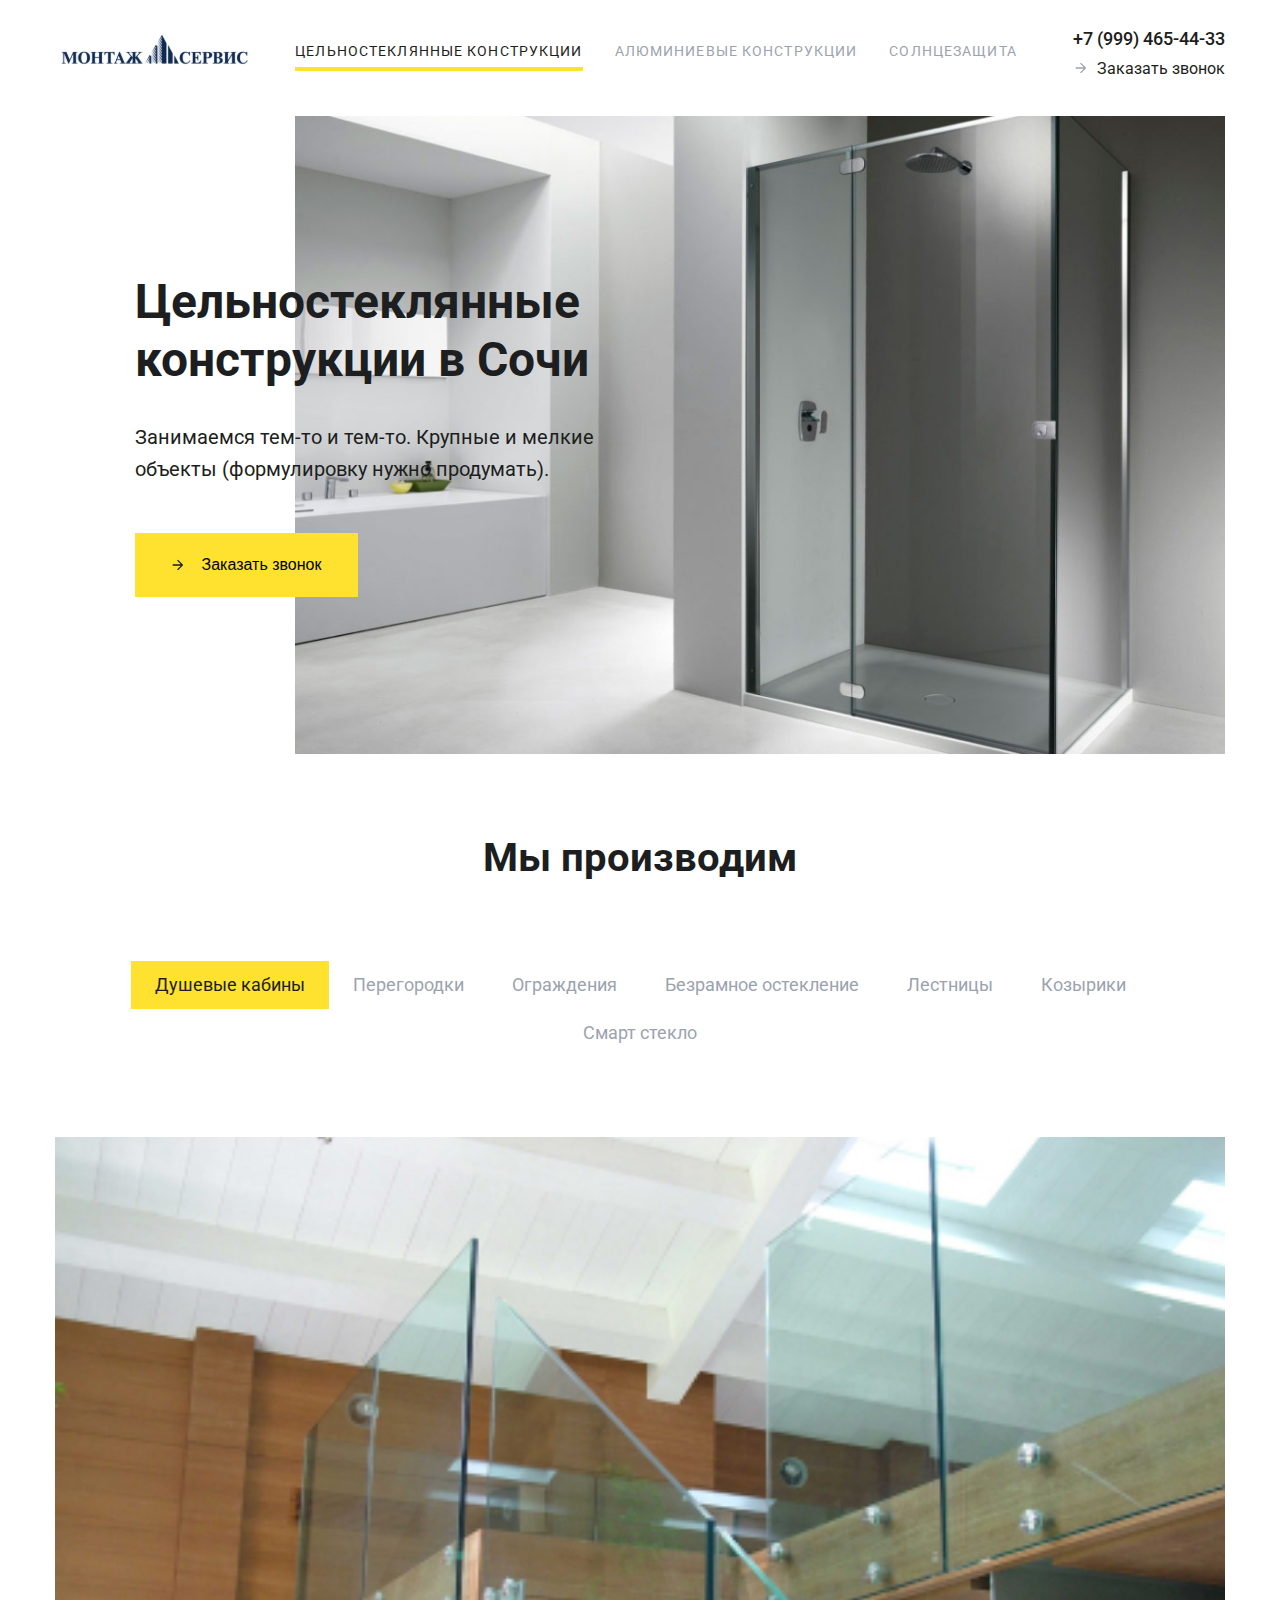
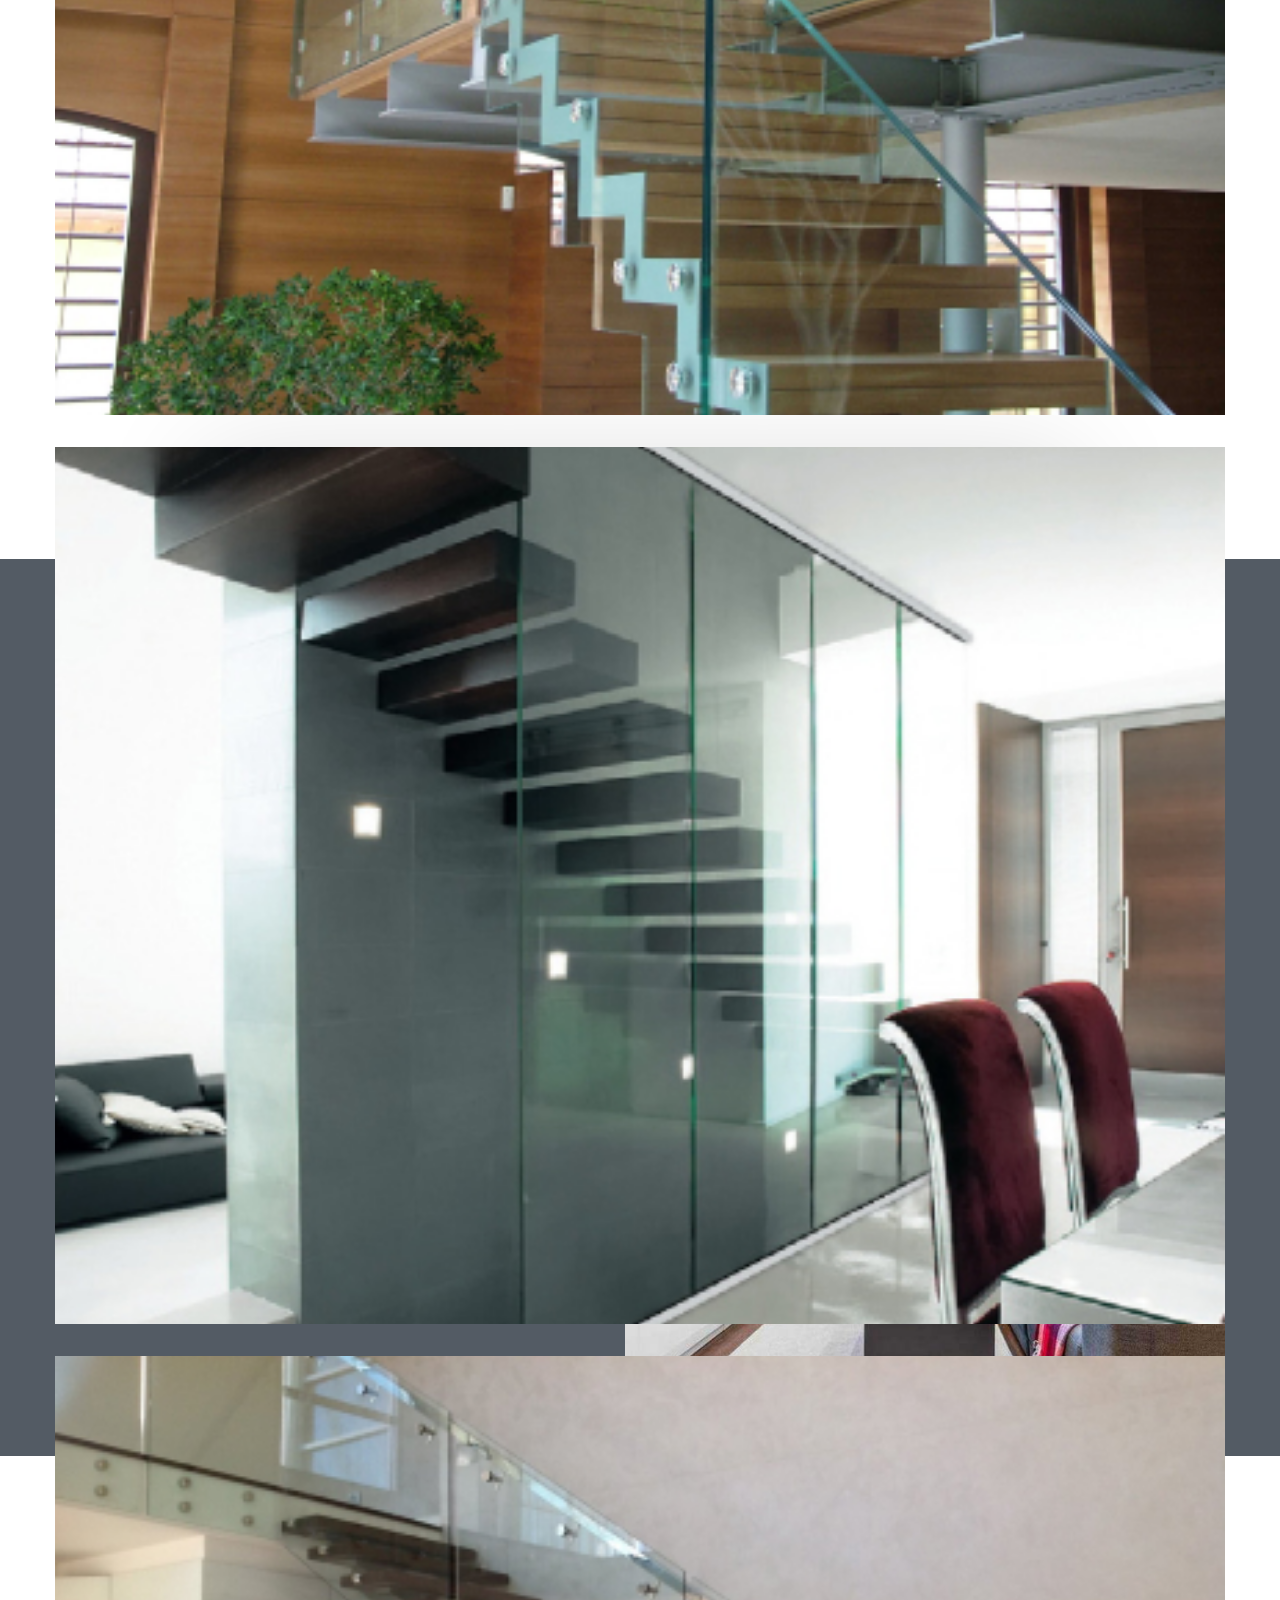
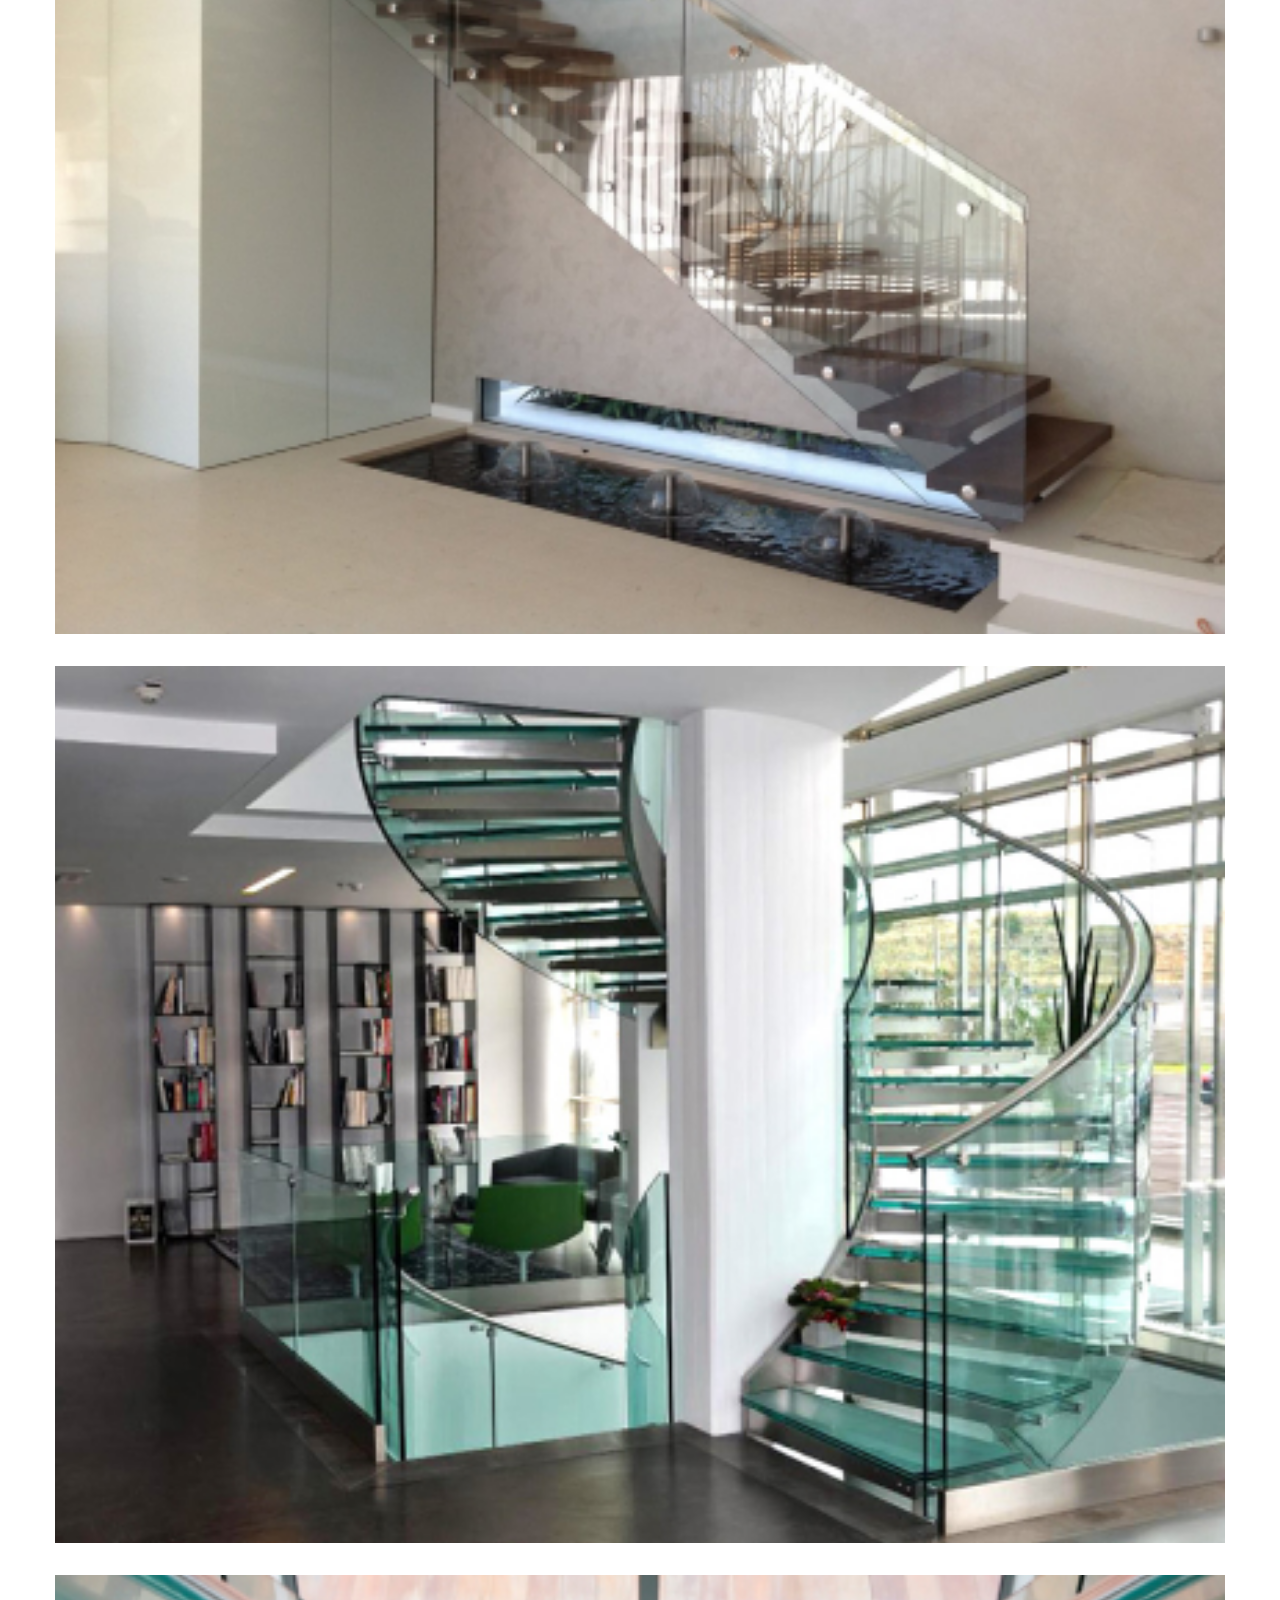
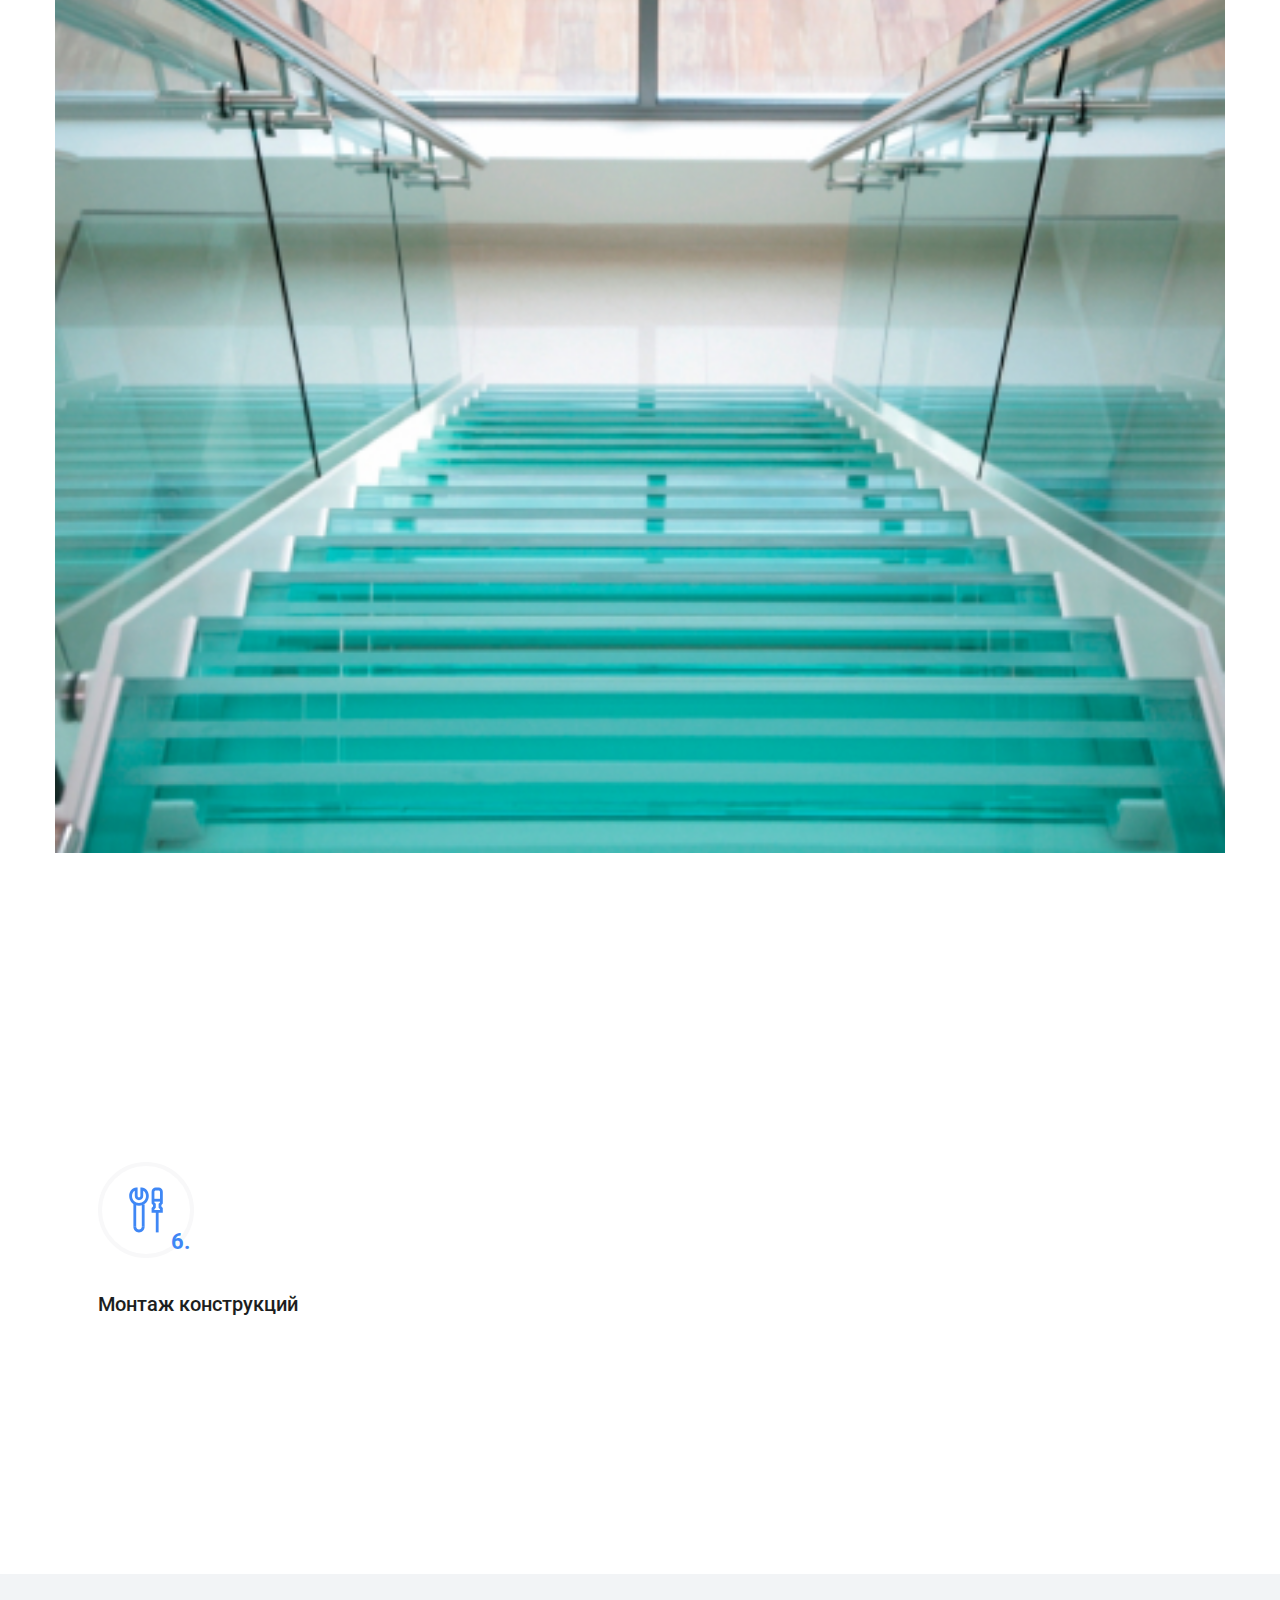
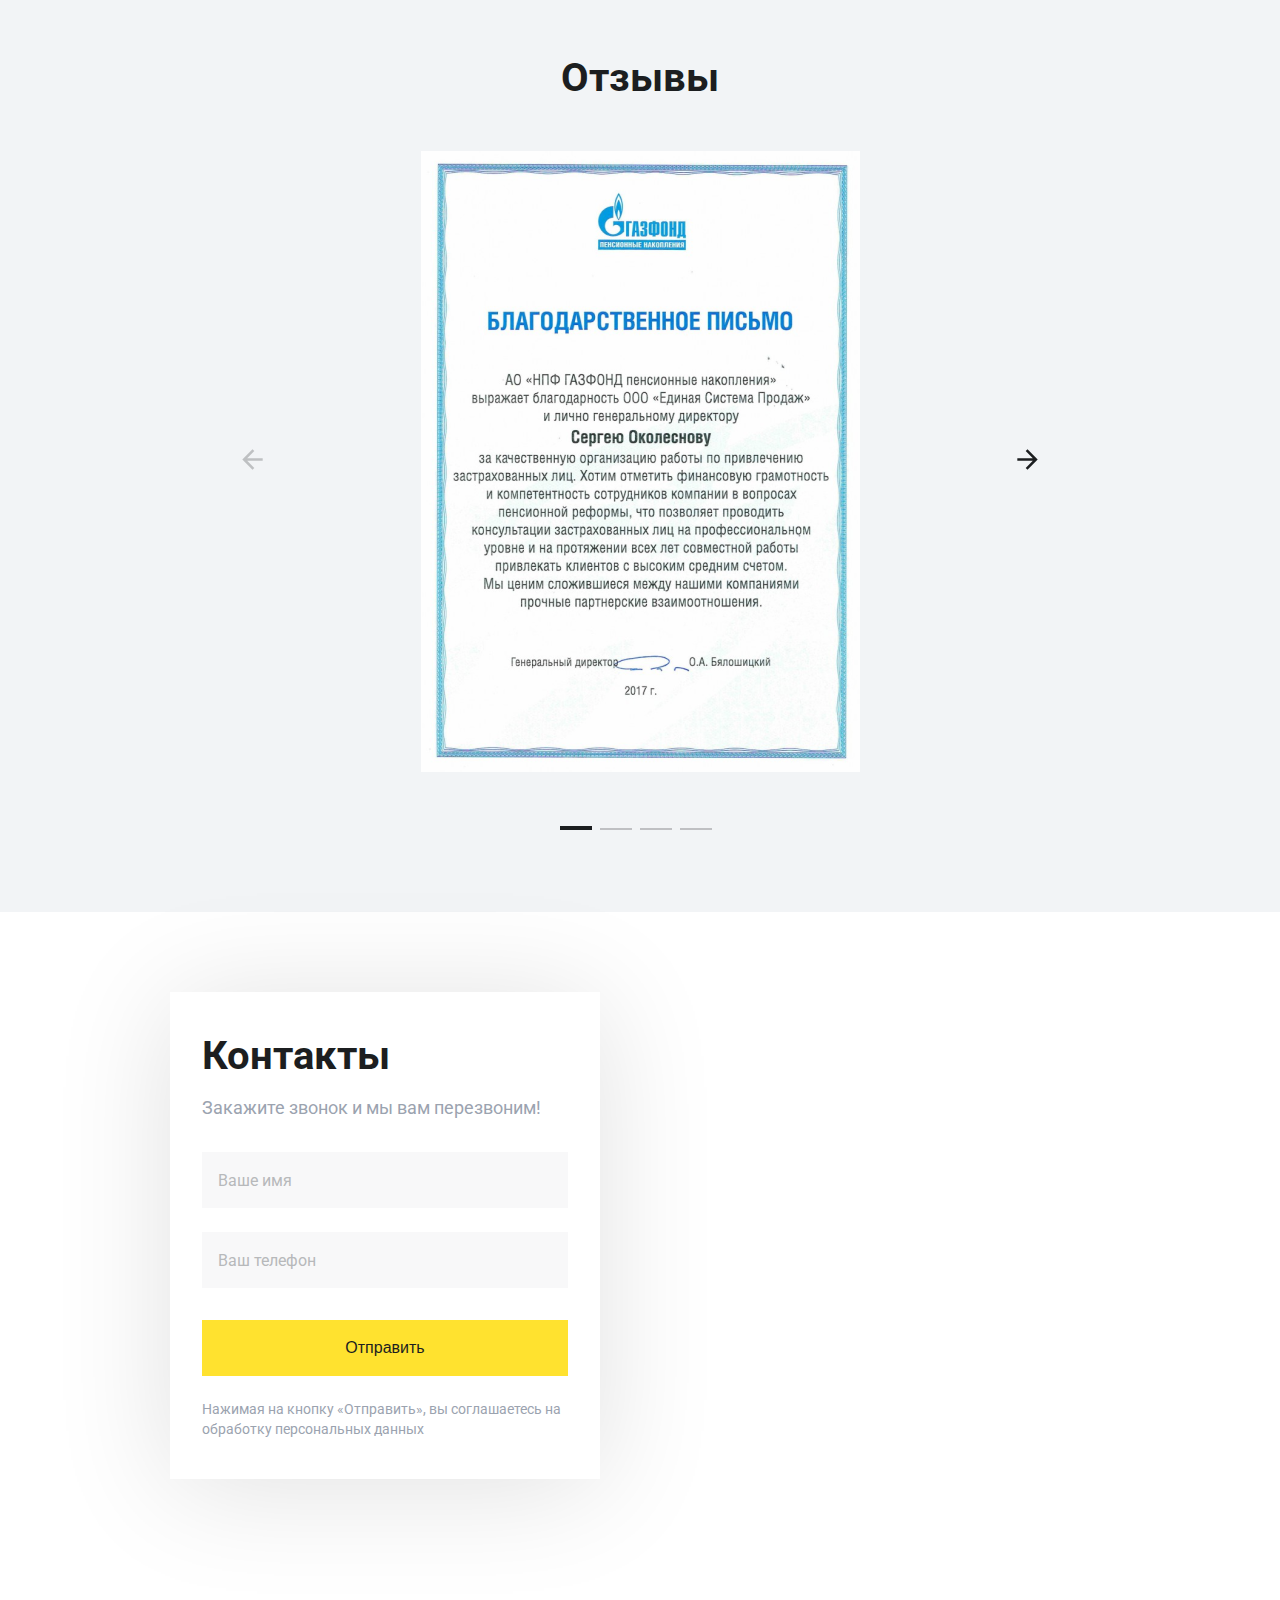
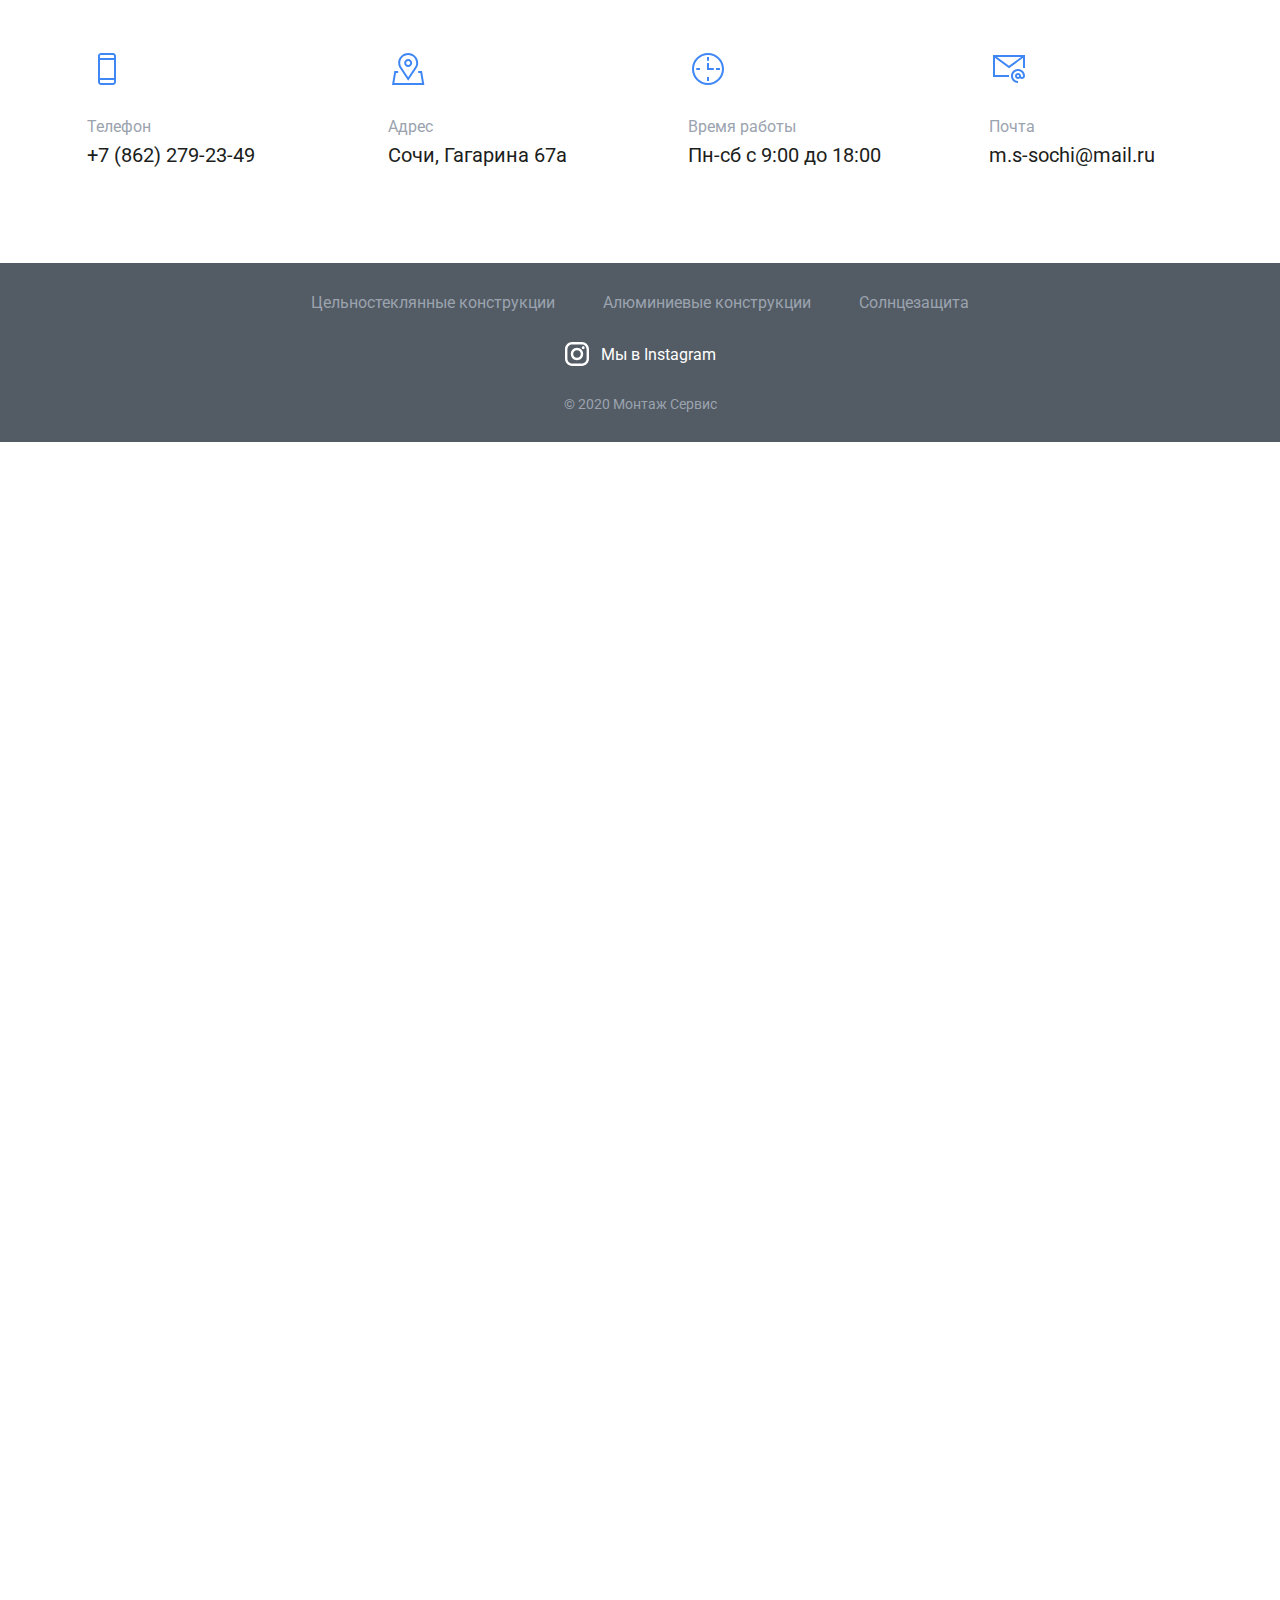
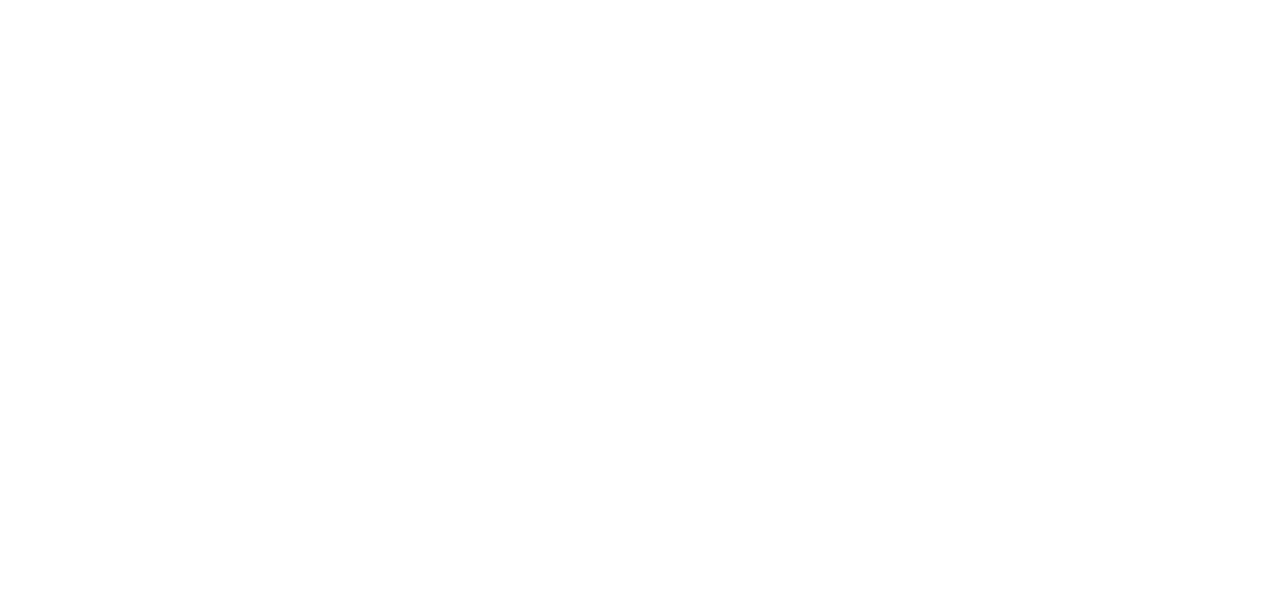
<file: glass.html>
<!DOCTYPE html>
<html xmlns="http://www.w3.org/1999/xhtml">
<head>
    <meta http-equiv="text/html" charset="utf-8">
    <meta http-equiv="X-UA-Compatible" content="IE=edge">
    <meta name="viewport" content="width=device-width, initial-scale=1">
    <title>Цельностеклянные конструкции в Сочи</title>
    <link rel="stylesheet" type="text/css" href="css/slick.css" />
    <link rel="stylesheet" type="text/css" href="css/style.min.css" />
  
</head>
<body>

    <header class="header">
        <div class="container">
            <div class="header__flex">
                <a href="index.html" class="header__logo"><img src="img/logo.svg" alt=""></a>
                <nav class="header__menu">
                    <a href="glass.html" class="header__link header__link--active">Цельностеклянные конструкции</a>
                    <a href="alum.html" class="header__link">Алюминиевые конструкции</a>
                    <a href="sun.html" class="header__link">Солнцезащита</a>
                </nav>
                <div class="header__right">
                    <a href="tel:+7 (999) 465-44-33" class="header__phone">+7 (999) 465-44-33</a>
                    <span class="header__call open-modal">Заказать звонок</span>
                </div>
                <a href="tel:+7 (999) 465-44-33" class="header__phone-mobile"><img src="img/header-phone.svg" alt=""></a>
                <button class="header__mobile-menu">
                    <span></span>
                    <span></span>
                    <span></span>
                </button>
            </div>
        </div>
    </header>

    <section class="top">
        <div class="container">
            <div class="top__img" style="background-image: url(img/top-glass.png)"><img src="img/top-glass.png" alt=""></div>
            <div class="top__content">
                <h1 class="top__title">Цельностеклянные конструкции в Сочи</h1>
                <p class="top__text">Занимаемся тем-то и тем-то. Крупные и мелкие объекты (формулировку нужно продумать).</p>
                <button class="button open-modal"><span>Заказать звонок</span></button>
            </div>
        </div>
    </section>

    <section class="subcategories">
        <div class="container">
            <h2 class="title">Мы производим</h2>

            <div class="subcategories__tabs">
                <a href="#" class="subcategories__tab subcategories__tab--active" data-id="#1">Душевые кабины</a>
                <a href="#" class="subcategories__tab" data-id="#2">Перегородки</a>
                <a href="#" class="subcategories__tab" data-id="#3">Ограждения</a>
                <a href="#" class="subcategories__tab" data-id="#4">Безрамное остекление</a>
                <a href="#" class="subcategories__tab" data-id="#5">Лестницы</a>
                <a href="#" class="subcategories__tab" data-id="#6">Козырики</a>
                <a href="#" class="subcategories__tab" data-id="#3">Смарт стекло</a>
                <div class="subcategories__hidden-tabs-wrap" style="display: none">
                    <span class="subcategories__tab subcategories__tab--open">Другое</span>
                    <div class="subcategories__hidden-tabs"></div>
                </div>
            </div>

            <div class="subcategories__content">
                <div class="subcategories__slider subcategories__slider--active" id="1">
                    <div class="subcategories__slide">
                        <div class="subcategories__item"><div style="background-image: url(img/sub1.jpg)"></div></div>
                    </div>
                    <div class="subcategories__slide">
                        <div class="subcategories__item"><div style="background-image: url(img/sub2.jpg)"></div></div>
                    </div>
                    <div class="subcategories__slide">
                        <div class="subcategories__item"><div style="background-image: url(img/sub3.jpg)"></div></div>
                    </div>
                    <div class="subcategories__slide">
                        <div class="subcategories__item"><div style="background-image: url(img/sub4.jpg)"></div></div>
                    </div>
                    <div class="subcategories__slide">
                        <div class="subcategories__item"><div style="background-image: url(img/sub5.jpg)"></div></div>
                    </div>
                </div>
                <div class="subcategories__slider" id="2">
                    <div class="subcategories__slide">
                        <div class="subcategories__item"><div style="background-image: url(img/sub4.jpg)"></div></div>
                    </div>
                    <div class="subcategories__slide">
                        <div class="subcategories__item"><div style="background-image: url(img/sub1.jpg)"></div></div>
                    </div>
                    <div class="subcategories__slide">
                        <div class="subcategories__item"><div style="background-image: url(img/sub5.jpg)"></div></div>
                    </div>
                </div>
                <div class="subcategories__slider" id="3">
                    <div class="subcategories__slide">
                        <div class="subcategories__item"><div style="background-image: url(img/sub5.jpg)"></div></div>
                    </div>
                    <div class="subcategories__slide">
                        <div class="subcategories__item"><div style="background-image: url(img/sub4.jpg)"></div></div>
                    </div>
                    <div class="subcategories__slide">
                        <div class="subcategories__item"><div style="background-image: url(img/sub1.jpg)"></div></div>
                    </div>
                    <div class="subcategories__slide">
                        <div class="subcategories__item"><div style="background-image: url(img/sub6.jpg)"></div></div>
                    </div>
                </div>
                <div class="subcategories__slider" id="4">
                    <div class="subcategories__slide">
                        <div class="subcategories__item"><div style="background-image: url(img/sub5.jpg)"></div></div>
                    </div>
                    <div class="subcategories__slide">
                        <div class="subcategories__item"><div style="background-image: url(img/sub1.jpg)"></div></div>
                    </div>
                    <div class="subcategories__slide">
                        <div class="subcategories__item"><div style="background-image: url(img/sub2.jpg)"></div></div>
                    </div>
                    <div class="subcategories__slide">
                        <div class="subcategories__item"><div style="background-image: url(img/sub3.jpg)"></div></div>
                    </div>
                    <div class="subcategories__slide">
                        <div class="subcategories__item"><div style="background-image: url(img/sub4.jpg)"></div></div>
                    </div>
                </div>
                <div class="subcategories__slider" id="5">
                    <div class="subcategories__slide">
                        <div class="subcategories__item"><div style="background-image: url(img/sub6.jpg)"></div></div>
                    </div>
                    <div class="subcategories__slide">
                        <div class="subcategories__item"><div style="background-image: url(img/sub5.jpg)"></div></div>
                    </div>
                    <div class="subcategories__slide">
                        <div class="subcategories__item"><div style="background-image: url(img/sub1.jpg)"></div></div>
                    </div>
                    <div class="subcategories__slide">
                        <div class="subcategories__item"><div style="background-image: url(img/sub2.jpg)"></div></div>
                    </div>
                    <div class="subcategories__slide">
                        <div class="subcategories__item"><div style="background-image: url(img/sub3.jpg)"></div></div>
                    </div>
                    <div class="subcategories__slide">
                        <div class="subcategories__item"><div style="background-image: url(img/sub4.jpg)"></div></div>
                    </div>
                </div>
                <div class="subcategories__slider" id="6">
                    <div class="subcategories__slide">
                        <div class="subcategories__item"><div style="background-image: url(img/sub2.jpg)"></div></div>
                    </div>
                    <div class="subcategories__slide">
                        <div class="subcategories__item"><div style="background-image: url(img/sub1.jpg)"></div></div>
                    </div>
                    <div class="subcategories__slide">
                        <div class="subcategories__item"><div style="background-image: url(img/sub4.jpg)"></div></div>
                    </div>
                    <div class="subcategories__slide">
                        <div class="subcategories__item"><div style="background-image: url(img/sub3.jpg)"></div></div>
                    </div>
                    <div class="subcategories__slide">
                        <div class="subcategories__item"><div style="background-image: url(img/sub6.jpg)"></div></div>
                    </div>
                    <div class="subcategories__slide">
                        <div class="subcategories__item"><div style="background-image: url(img/sub5.jpg)"></div></div>
                    </div>
                    <div class="subcategories__slide">
                        <div class="subcategories__item"><div style="background-image: url(img/sub1.jpg)"></div></div>
                    </div>
                    <div class="subcategories__slide">
                        <div class="subcategories__item"><div style="background-image: url(img/sub2.jpg)"></div></div>
                    </div>
                    <div class="subcategories__slide">
                        <div class="subcategories__item"><div style="background-image: url(img/sub3.jpg)"></div></div>
                    </div>
                    <div class="subcategories__slide">
                        <div class="subcategories__item"><div style="background-image: url(img/sub4.jpg)"></div></div>
                    </div>
                </div>
            </div>

        </div>
    </section>

    <section class="about">
        <div class="container">
            <h2 class="title">О нас</h2>

            <div class="about__flex">
                <div class="about__item">
                    <div class="about__icon"><img src="img/about1.svg" alt=""></div>
                    <p class="about__name">Гарантия 10 лет</p>
                    <p class="about__text">Ut enim ad minim veniam, quis nostrud exercitation ullamco laboris nisi ut aliquip ex ea commodo consequat.</p>
                </div>
                <div class="about__item">
                    <div class="about__icon"><img src="img/about2.svg" alt=""></div>
                    <p class="about__name">Бесплатная разработка проекта</p>
                    <p class="about__text">Duis aute irure dolor in reprehenderit in voluptate velit esse cillum dolore eu fugiat nulla pariatur.</p>
                </div>
                <div class="about__item">
                    <div class="about__icon"><img src="img/about3.svg" alt=""></div>
                    <p class="about__name">Удалённое сотрудничество с клиентами РФ</p>
                    <p class="about__text">Duis aute irure dolor in reprehenderit in voluptate velit esse cillum dolore eu fugiat nulla pariatur.</p>
                </div>
                <div class="about__item">
                    <div class="about__icon"><img src="img/about4.svg" alt=""></div>
                    <p class="about__name">Собственное технологичное производство</p>
                    <p class="about__text">Ut enim ad minim veniam, quis nostrud exercitation ullamco laboris nisi ut aliquip ex ea commodo consequat.</p>
                </div>
            </div>
        </div>
    </section>

    <section class="projects">
        <div class="container">
            <div class="projects__questions">
                <div class="projects__questions-content">
                    <p class="projects__questions-name">Есть вопросы?</p>
                    <p class="projects__questions-text">Оставьте свой номер и мы вам перезвоним</p>
                </div>
                <button class="button open-modal"><span>Заказать звонок</span></button>
            </div>

            <h2 class="title projects__title">Выполненные проекты</h2>

            <div class="projects__slider">
                <div class="projects__slide">
                    <div class="projects__item">
                        <div class="projects__content">
                            <p class="projects__name">Ледовый дворец Айсберг</p>
                            <div class="projects__text">
                                <p>Lorem ipsum dolor sit amet, consectetur adipiscing elit, sed do eiusmod tempor incididunt ut labore et dolore magna aliqua.</p>
                                <p>Ut enim ad minim veniam, quis nostrud exercitation ullamco laboris nisi ut aliquip ex ea commodo consequat. Duis aute irure dolor in reprehenderit in voluptate velit esse cillum dolore eu fugiat nulla pariatur.</p>
                            </div>
                        </div>
                        <div class="projects__img" style="background-image: url('img/project.png')"><img src="img/project.png" alt=""></div>
                    </div>
                </div>
                <div class="projects__slide">
                    <div class="projects__item">
                        <div class="projects__content">
                            <p class="projects__name">Проект 2</p>
                            <div class="projects__text">
                                <p>Lorem ipsum dolor sit amet, consectetur adipiscing elit, sed do eiusmod tempor incididunt ut labore et dolore magna aliqua.</p>
                                <p>Ut enim ad minim veniam, quis nostrud exercitation ullamco laboris nisi ut aliquip ex ea commodo consequat. Duis aute irure dolor in reprehenderit in voluptate velit esse cillum dolore eu fugiat nulla pariatur.</p>
                            </div>
                        </div>
                        <div class="projects__img" style="background-image: url('img/cat1.png')"><img src="img/cat1.png" alt=""></div>
                    </div>
                </div>
                <div class="projects__slide">
                    <div class="projects__item">
                        <div class="projects__content">
                            <p class="projects__name">Проект 3</p>
                            <div class="projects__text">
                                <p>Ut enim ad minim veniam, quis nostrud exercitation ullamco laboris nisi ut aliquip ex ea commodo consequat. Duis aute irure dolor in reprehenderit in voluptate velit esse cillum dolore eu fugiat nulla pariatur.</p>
                            </div>
                        </div>
                        <div class="projects__img" style="background-image: url('img/cat2.png')"><img src="img/cat2.png" alt=""></div>
                    </div>
                </div>
                <div class="projects__slide">
                    <div class="projects__item">
                        <div class="projects__content">
                            <p class="projects__name">Проект 4</p>
                            <div class="projects__text">
                                <p>Lorem ipsum dolor sit amet, consectetur adipiscing elit, sed do eiusmod tempor incididunt ut labore et dolore magna aliqua.</p>
                            </div>
                        </div>
                        <div class="projects__img" style="background-image: url('img/cat3.png')"><img src="img/cat3.png" alt=""></div>
                    </div>
                </div>
            </div>
        </div>
    </section>

    <section class="order">
        <div class="container">
            <h2 class="title order__title">Порядок работы<br>над проектом</h2>

            <div class="order__slider">
                <div class="order__slide">
                    <div class="order__item">
                        <div class="order__icon"><img src="img/order1.svg" alt=""></div>
                        <p class="order__text">Ваша заявка или звонок в офис. Переговоры</p>
                    </div>
                </div>
                <div class="order__slide">
                    <div class="order__item">
                        <div class="order__icon"><img src="img/order2.svg" alt=""></div>
                        <p class="order__text">Предварительный расчёт стоимости проекта</p>
                    </div>
                </div>
                <div class="order__slide">
                    <div class="order__item">
                        <div class="order__icon"><img src="img/order3.svg" alt=""></div>
                        <p class="order__text">Выезд специалиста на объект</p>
                    </div>
                </div>
                <div class="order__slide">
                    <div class="order__item">
                        <div class="order__icon"><img src="img/order4.svg" alt=""></div>
                        <p class="order__text">Заключение договора</p>
                    </div>
                </div>
                <div class="order__slide">
                    <div class="order__item">
                        <div class="order__icon"><img src="img/order5.svg" alt=""></div>
                        <p class="order__text">Производство конструкций</p>
                    </div>
                </div>
                <div class="order__slide">
                    <div class="order__item">
                        <div class="order__icon"><img src="img/order6.svg" alt=""></div>
                        <p class="order__text">Монтаж конструкций</p>
                    </div>
                </div>
            </div>
        </div>
    </section>

    <section class="reviews">
        <div class="container">
            <h2 class="title">Отзывы</h2>

            <div class="reviews__slider">
                <div class="reviews__slide">
                    <div class="reviews__img"><img src="img/rev.png" alt=""></div>
                </div>
                <div class="reviews__slide">
                    <div class="reviews__img"><img src="img/rev.png" alt=""></div>
                </div>
                <div class="reviews__slide">
                    <div class="reviews__img"><img src="img/rev.png" alt=""></div>
                </div>
                <div class="reviews__slide">
                    <div class="reviews__img"><img src="img/rev.png" alt=""></div>
                </div>
            </div>
        </div>
    </section>

    <section class="contacts">
        <div class="contacts__map" id="map"></div>
        <div class="container">
            <div class="contacts__block">
                <h2 class="title contacts__title">Контакты</h2>
                <p class="contacts__subtitle">Закажите звонок и мы вам перезвоним!</p>
                <form class="contacts__form">
                    <div class="contacts__form-part">
                        <input type="text" class="contacts__input" name="name">
                        <label class="contacts__label">Ваше имя</label>
                        <p class="contacts__error">Введите ваше имя</p>
                    </div>

                    <div class="contacts__form-part">
                        <input type="text" class="contacts__input tel-input" name="phone">
                        <label class="contacts__label">Ваш телефон</label>
                        <p class="contacts__error">Введите ваш телефон</p>
                    </div>

                    <button class="contacts__button">Отправить</button>
                </form>
                <p class="contacts__note">Нажимая на кнопку «Отправить», вы соглашаетесь на обработку персональных данных</p>
            </div>
        </div>
    </section>

    <section class="credits">
        <div class="container">
            <div class="credits__flex">
                <div class="credits__item">
                    <img src="img/phone-icon.svg" alt="">
                    <p class="credits__name">Телефон</p>
                    <a href="tel:+7 (862) 279-23-49" class="credits__value">+7 (862) 279-23-49</a>
                </div>
                <div class="credits__item">
                    <img src="img/place-icon.svg" alt="">
                    <p class="credits__name">Адрес</p>
                    <p class="credits__value">Сочи, Гагарина 67а</p>
                </div>
                <div class="credits__item">
                    <img src="img/wt-icon.svg" alt="">
                    <p class="credits__name">Время работы</p>
                    <p class="credits__value">Пн-сб с 9:00 до 18:00</p>
                </div>
                <div class="credits__item">
                    <img src="img/mail-icon.svg" alt="">
                    <p class="credits__name">Почта</p>
                    <a href="mailto:m.s-sochi@mail.ru" class="credits__value">m.s-sochi@mail.ru</a>
                </div>
            </div>
        </div>
    </section>

    <footer class="footer">
        <div class="container">
            <div class="footer__menu">
                <a href="glass.html" class="footer__link">Цельностеклянные конструкции</a>
                <a href="alum.html" class="footer__link">Алюминиевые конструкции</a>
                <a href="sun.html" class="footer__link">Солнцезащита</a>
            </div>

            <a href="https://instagram.com" target="_blank" class="footer__insta">Мы в Instagram</a>

            <p class="footer__copyright">© 2020 Монтаж Сервис</p>
        </div>
    </footer>

    <div class="modal" id="call-modal">
        <div class="modal__content">
            <div class="contacts__block">
                <span class="modal__close close-modal"></span>

                <h2 class="title contacts__title">Контакты</h2>
                <p class="contacts__subtitle">Закажите звонок и мы вам перезвоним!</p>
                <form class="contacts__form">
                    <div class="contacts__form-part">
                        <input type="text" class="contacts__input" name="name">
                        <label class="contacts__label">Ваше имя</label>
                        <p class="contacts__error">Введите ваше имя</p>
                    </div>

                    <div class="contacts__form-part">
                        <input type="text" class="contacts__input tel-input" name="phone">
                        <label class="contacts__label">Ваш телефон</label>
                        <p class="contacts__error">Введите ваш телефон</p>
                    </div>

                    <button class="contacts__button">Отправить</button>
                </form>
                <p class="contacts__note">Нажимая на кнопку «Отправить», вы соглашаетесь на обработку персональных данных</p>
            </div>
        </div>
    </div>

    <div class="modal" id="thank-modal">
        <div class="modal__content">
            <div class="thank">
                <span class="modal__close close-modal"></span>

                <p class="thank__title">Ваша заявка отправлена</p>
                <p class="thank__text">Мы скоро свяжемся с вами!</p>
                <button class="contacts__button close-modal">Закрыть</button>
            </div>
        </div>
    </div>

    <script src="https://ajax.googleapis.com/ajax/libs/jquery/2.2.3/jquery.min.js"></script>
    <script src="https://api-maps.yandex.ru/2.1/?lang=ru_RU"></script>
    <script src="js/inputmask.js"></script>
    <script src="js/jquery.inputmask.js"></script>
    <script src="js/slick.min.js"></script>
    <script type="text/javascript" src="js/scripts.js"></script>
    <script type="text/javascript" src="js/page.js"></script>
</body>
</html>
</file>
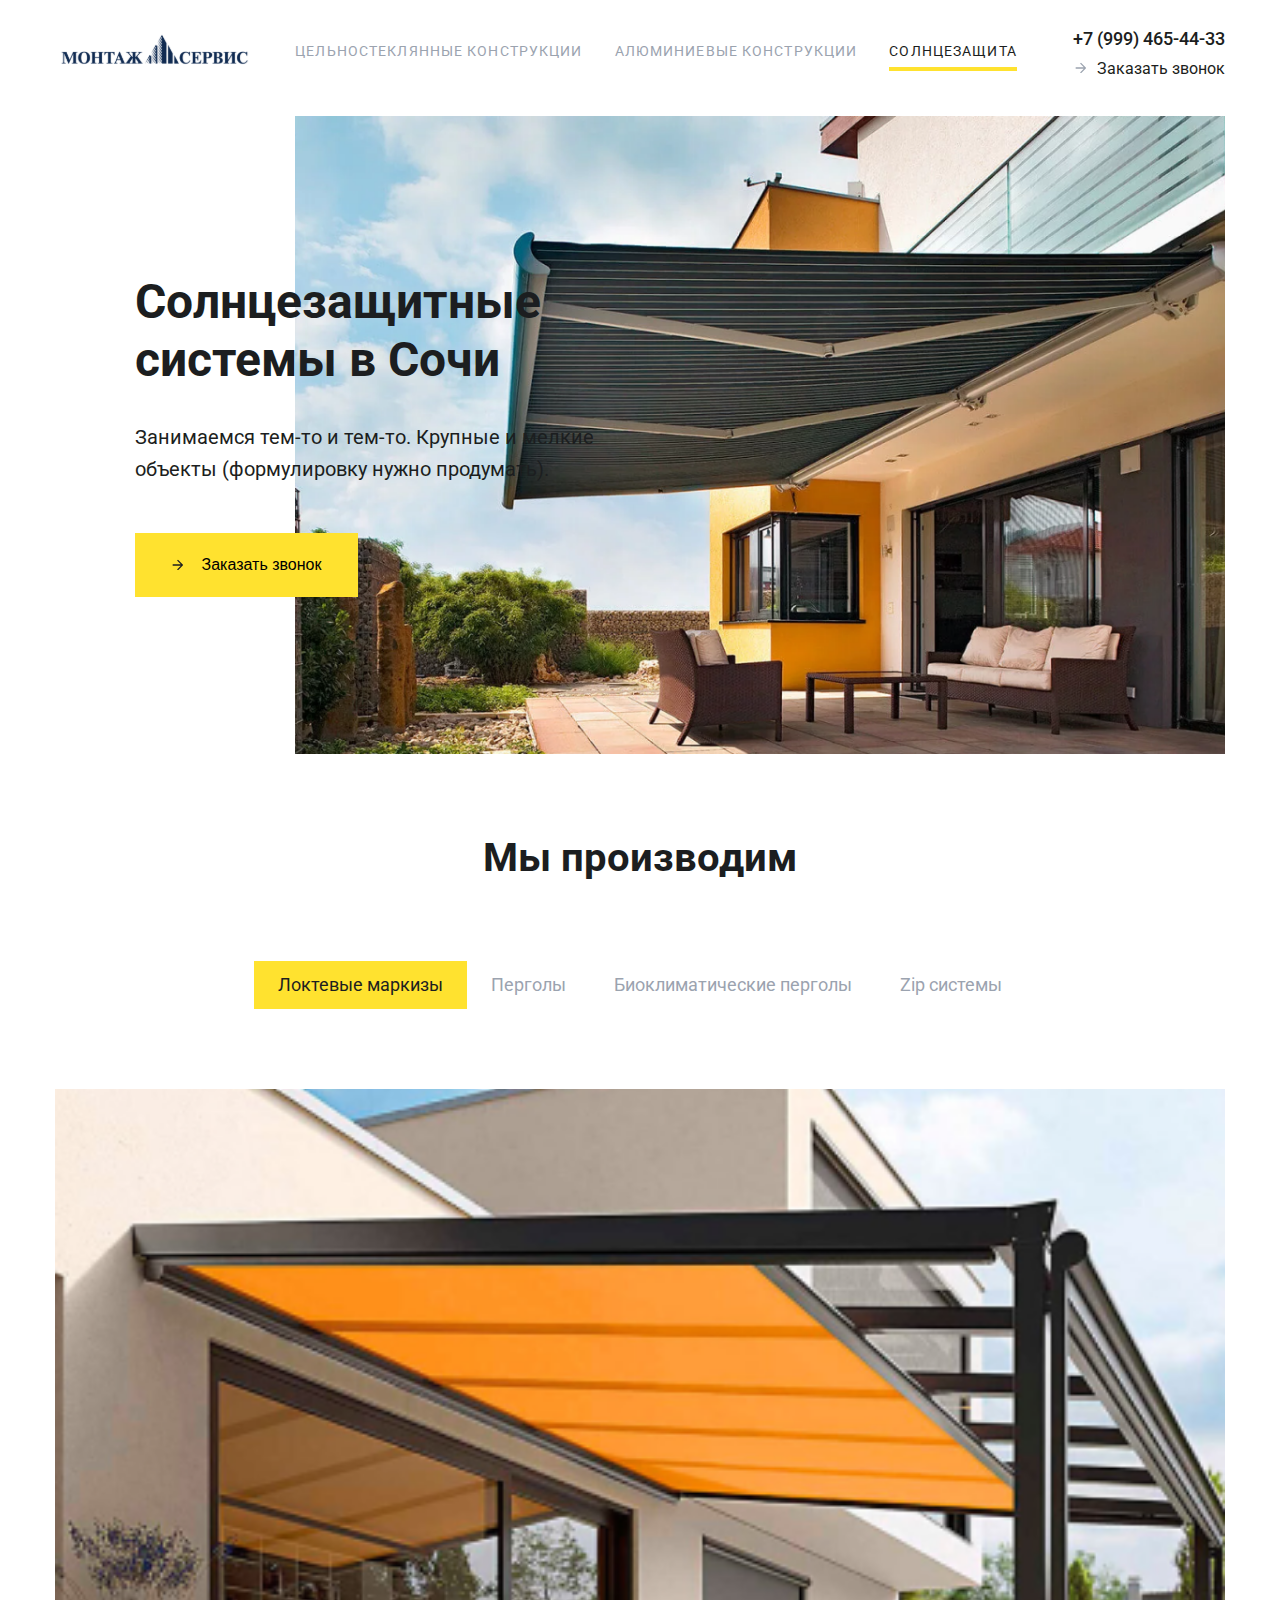
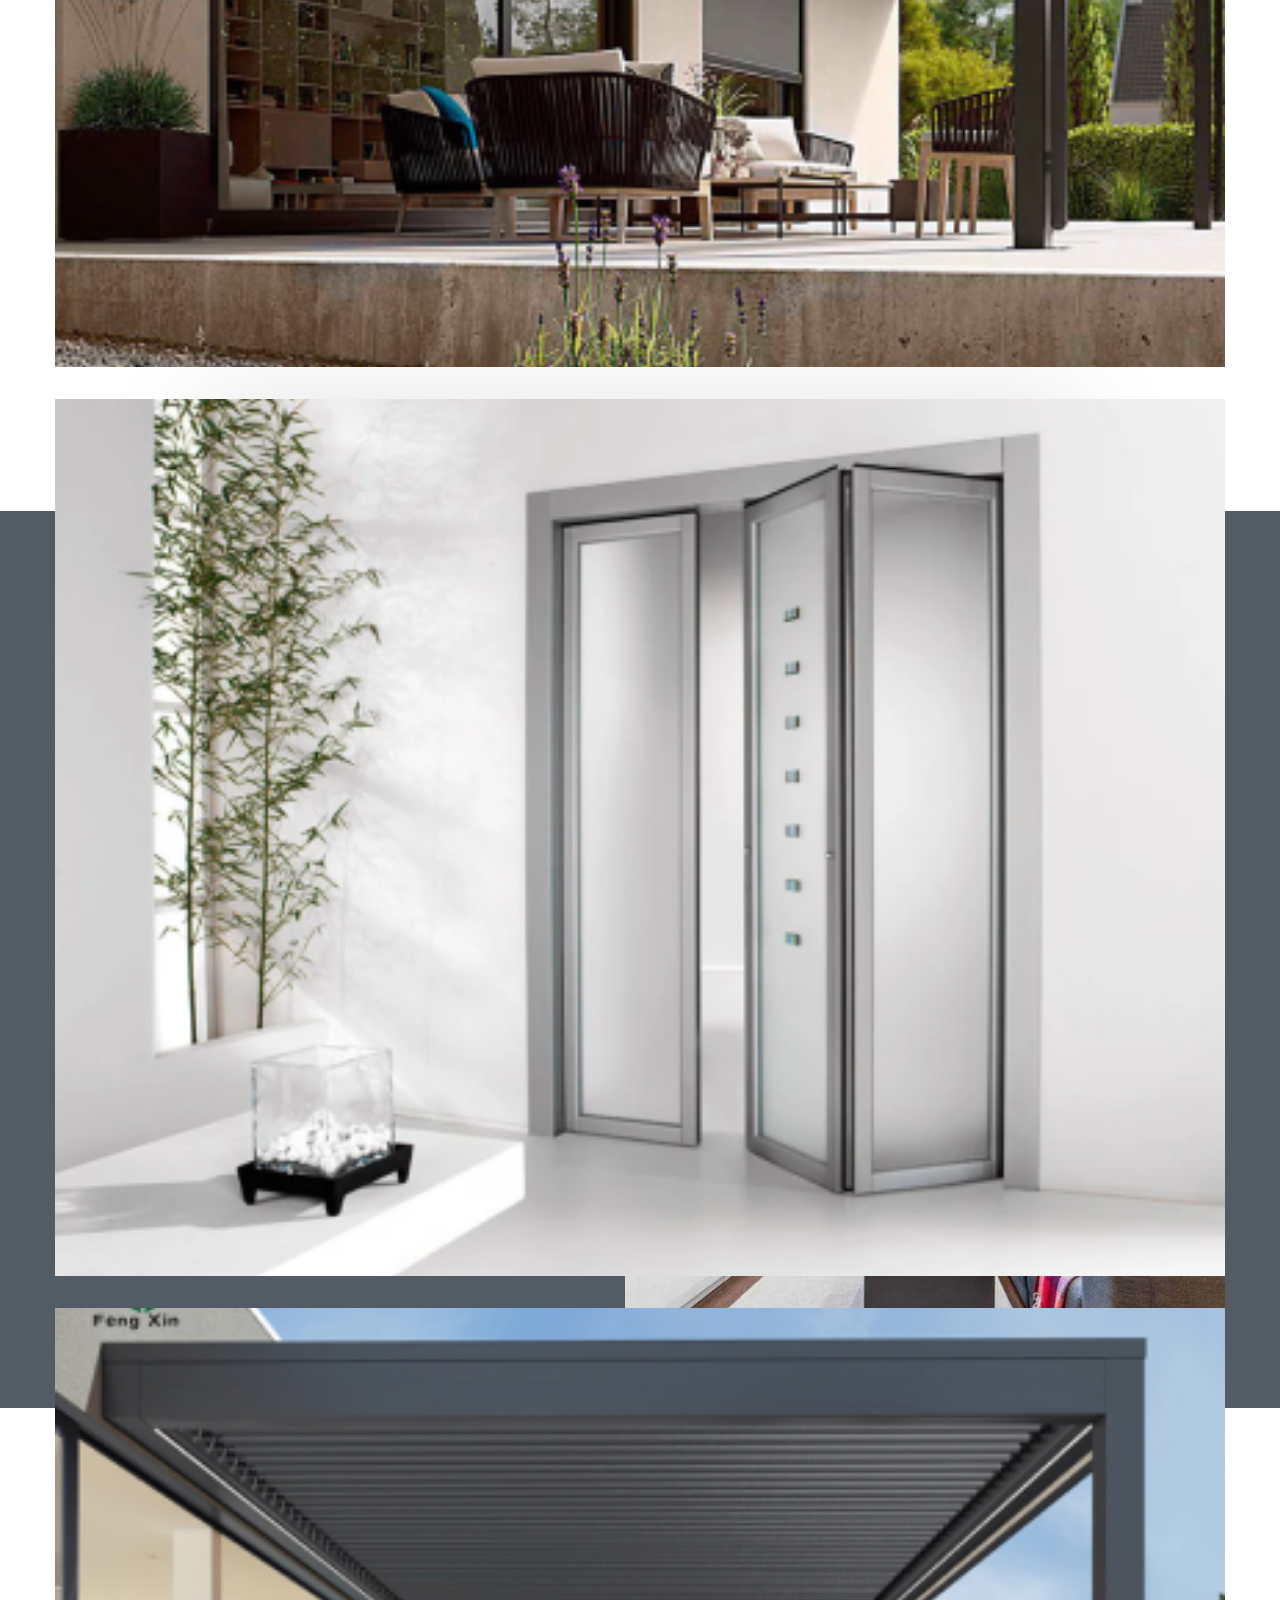
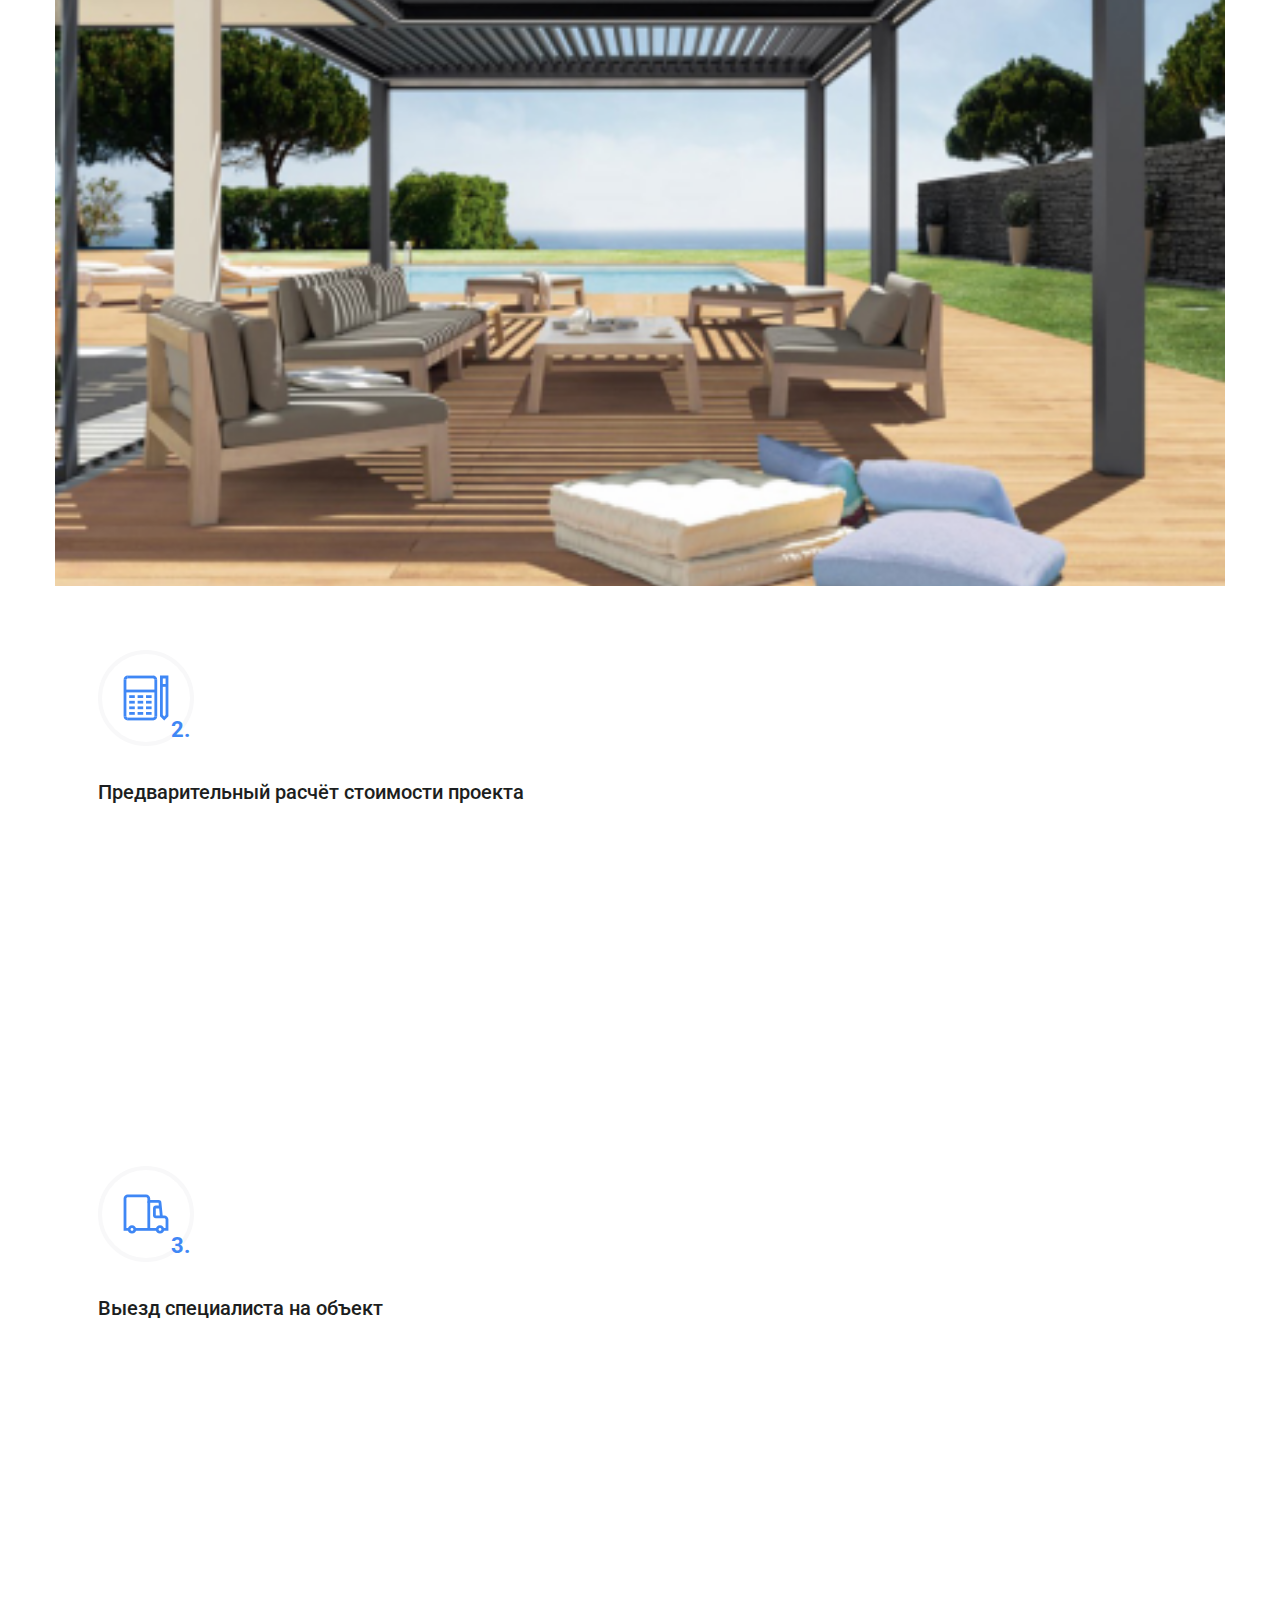
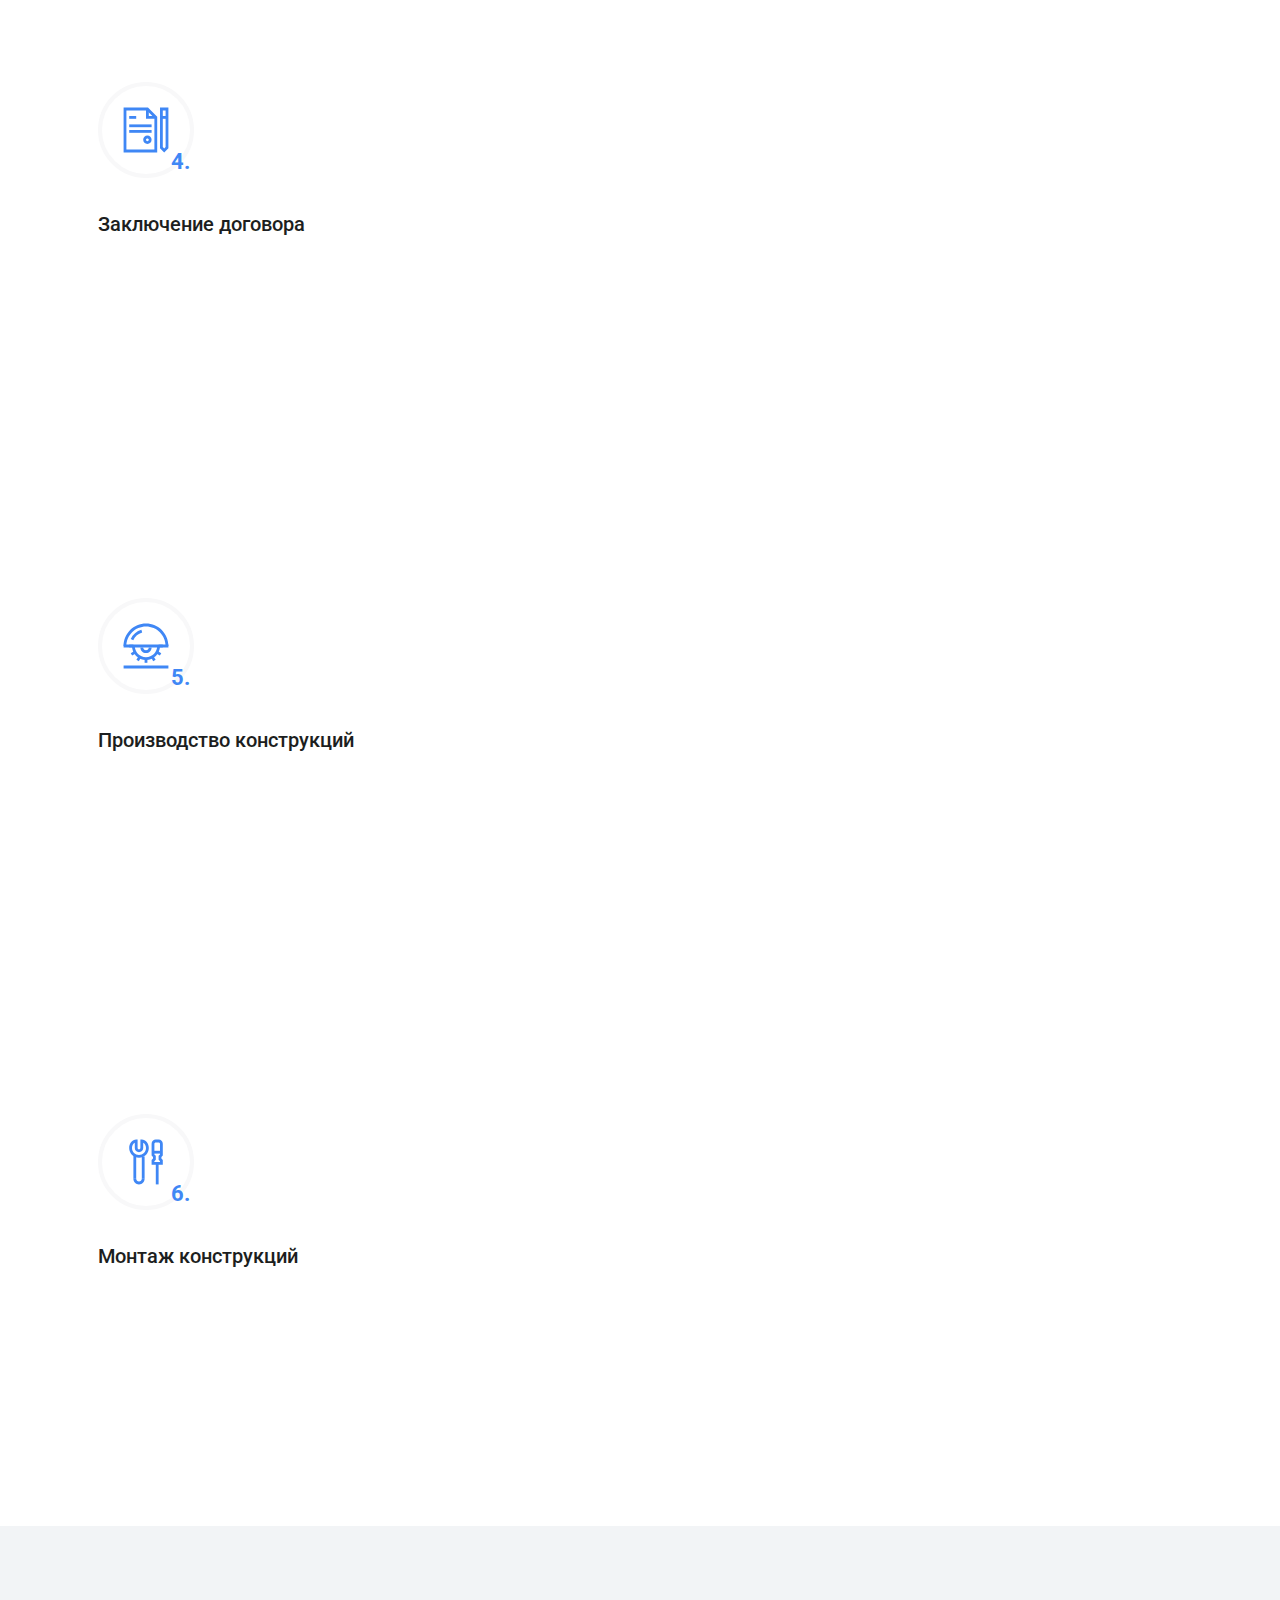
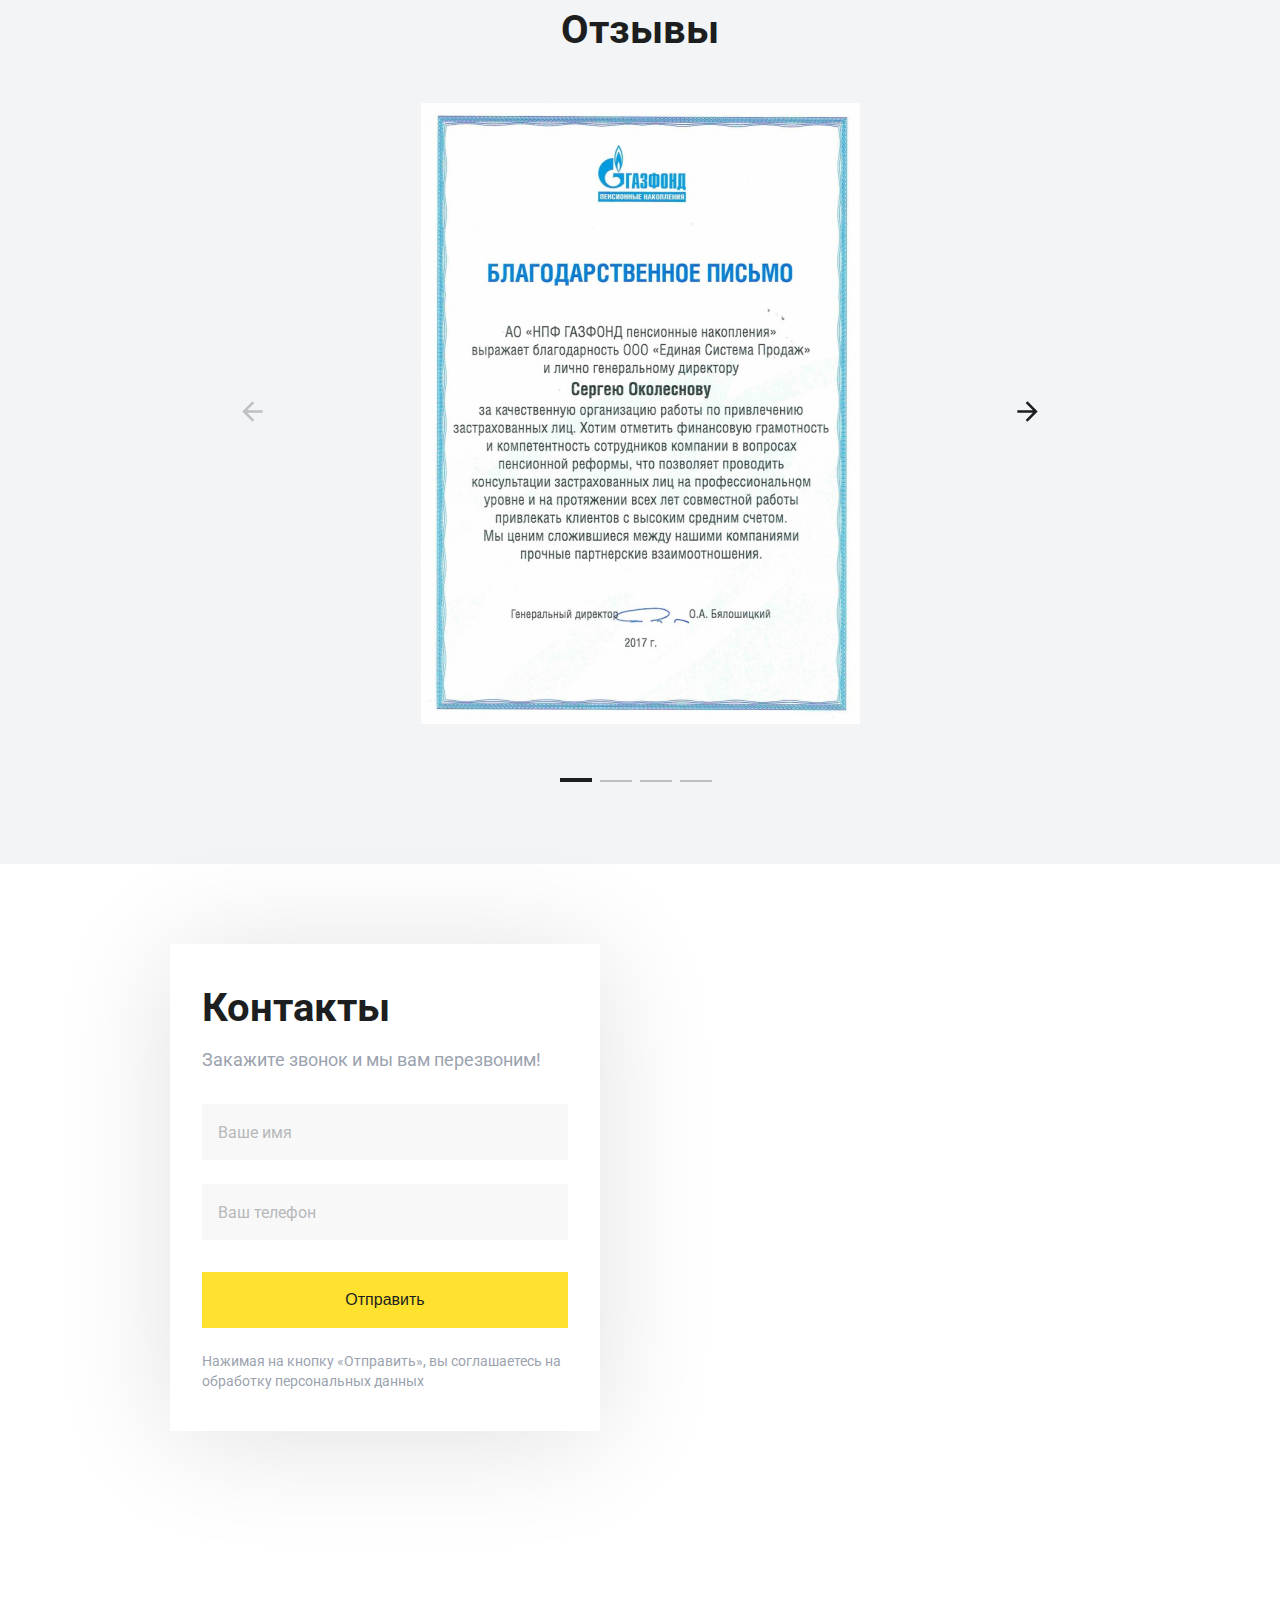
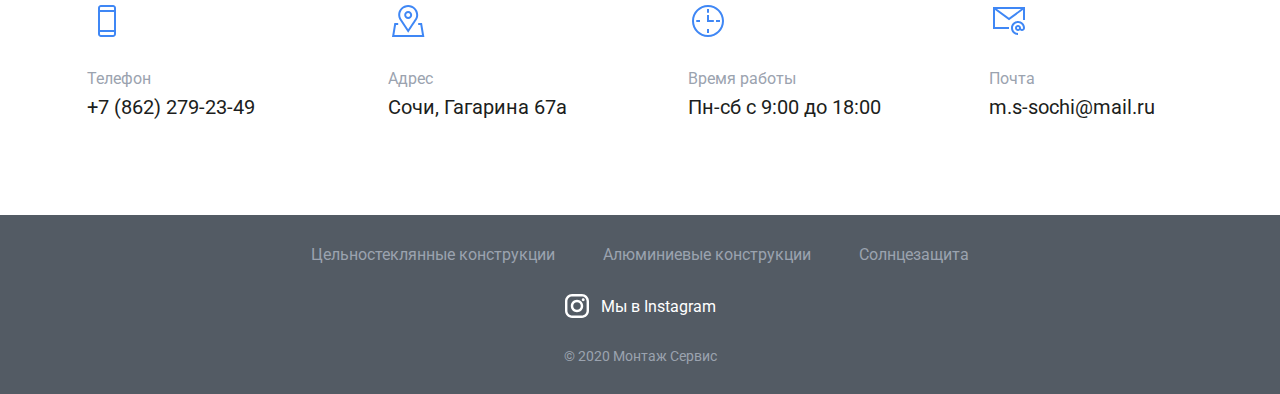
<file: sun.html>
<!DOCTYPE html>
<html xmlns="http://www.w3.org/1999/xhtml">
<head>
    <meta http-equiv="text/html" charset="utf-8">
    <meta http-equiv="X-UA-Compatible" content="IE=edge">
    <meta name="viewport" content="width=device-width, initial-scale=1">
    <title>Солнцезащитные системы в Сочи</title>
    <link rel="stylesheet" type="text/css" href="css/slick.css" />
    <link rel="stylesheet" type="text/css" href="css/style.min.css" />
  
</head>
<body>

    <header class="header">
        <div class="container">
            <div class="header__flex">
                <a href="index.html" class="header__logo"><img src="img/logo.svg" alt=""></a>
                <nav class="header__menu">
                    <a href="glass.html" class="header__link">Цельностеклянные конструкции</a>
                    <a href="alum.html" class="header__link">Алюминиевые конструкции</a>
                    <a href="sun.html" class="header__link header__link--active">Солнцезащита</a>
                </nav>
                <div class="header__right">
                    <a href="tel:+7 (999) 465-44-33" class="header__phone">+7 (999) 465-44-33</a>
                    <span class="header__call open-modal">Заказать звонок</span>
                </div>
                <a href="tel:+7 (999) 465-44-33" class="header__phone-mobile"><img src="img/header-phone.svg" alt=""></a>
                <button class="header__mobile-menu">
                    <span></span>
                    <span></span>
                    <span></span>
                </button>
            </div>
        </div>
    </header>

    <section class="top">
        <div class="container">
            <div class="top__img" style="background-image: url(img/top-sun.png)"><img src="img/top-sun.png" alt=""></div>
            <div class="top__content">
                <h1 class="top__title">Солнцезащитные системы в Сочи</h1>
                <p class="top__text">Занимаемся тем-то и тем-то. Крупные и мелкие объекты (формулировку нужно продумать).</p>
                <button class="button open-modal"><span>Заказать звонок</span></button>
            </div>
        </div>
    </section>

    <section class="subcategories">
        <div class="container">
            <h2 class="title">Мы производим</h2>

            <div class="subcategories__tabs">
                <a href="#" class="subcategories__tab subcategories__tab--active" data-id="#1">Локтевые маркизы</a>
                <a href="#" class="subcategories__tab" data-id="#2">Перголы</a>
                <a href="#" class="subcategories__tab" data-id="#3">Биоклиматические перголы</a>
                <a href="#" class="subcategories__tab" data-id="#4">Zip системы</a>
                <div class="subcategories__hidden-tabs-wrap" style="display: none">
                    <span class="subcategories__tab subcategories__tab--open">Другое</span>
                    <div class="subcategories__hidden-tabs"></div>
                </div>
            </div>

            <div class="subcategories__content">
                <div class="subcategories__slider subcategories__slider--active" id="1">
                    <div class="subcategories__slide">
                        <div class="subcategories__item"><div style="background-image: url(img/sub7.png)"></div></div>
                    </div>
                    <div class="subcategories__slide">
                        <div class="subcategories__item"><div style="background-image: url(img/sub8.png)"></div></div>
                    </div>
                    <div class="subcategories__slide">
                        <div class="subcategories__item"><div style="background-image: url(img/sub9.png)"></div></div>
                    </div>
                </div>
                <div class="subcategories__slider" id="2">
                    <div class="subcategories__slide">
                        <div class="subcategories__item"><div style="background-image: url(img/sub5.jpg)"></div></div>
                    </div>
                    <div class="subcategories__slide">
                        <div class="subcategories__item"><div style="background-image: url(img/sub4.jpg)"></div></div>
                    </div>
                    <div class="subcategories__slide">
                        <div class="subcategories__item"><div style="background-image: url(img/sub1.jpg)"></div></div>
                    </div>
                    <div class="subcategories__slide">
                        <div class="subcategories__item"><div style="background-image: url(img/sub6.jpg)"></div></div>
                    </div>
                </div>
                <div class="subcategories__slider" id="3">
                    <div class="subcategories__slide">
                        <div class="subcategories__item"><div style="background-image: url(img/sub4.jpg)"></div></div>
                    </div>
                    <div class="subcategories__slide">
                        <div class="subcategories__item"><div style="background-image: url(img/sub1.jpg)"></div></div>
                    </div>
                    <div class="subcategories__slide">
                        <div class="subcategories__item"><div style="background-image: url(img/sub5.jpg)"></div></div>
                    </div>
                </div>
                <div class="subcategories__slider" id="4">
                    <div class="subcategories__slide">
                        <div class="subcategories__item"><div style="background-image: url(img/sub5.jpg)"></div></div>
                    </div>
                    <div class="subcategories__slide">
                        <div class="subcategories__item"><div style="background-image: url(img/sub1.jpg)"></div></div>
                    </div>
                    <div class="subcategories__slide">
                        <div class="subcategories__item"><div style="background-image: url(img/sub2.jpg)"></div></div>
                    </div>
                    <div class="subcategories__slide">
                        <div class="subcategories__item"><div style="background-image: url(img/sub3.jpg)"></div></div>
                    </div>
                    <div class="subcategories__slide">
                        <div class="subcategories__item"><div style="background-image: url(img/sub4.jpg)"></div></div>
                    </div>
                </div>
            </div>

        </div>
    </section>

    <section class="about">
        <div class="container">
            <h2 class="title">О нас</h2>

            <div class="about__flex">
                <div class="about__item">
                    <div class="about__icon"><img src="img/about1.svg" alt=""></div>
                    <p class="about__name">Гарантия 10 лет</p>
                    <p class="about__text">Ut enim ad minim veniam, quis nostrud exercitation ullamco laboris nisi ut aliquip ex ea commodo consequat.</p>
                </div>
                <div class="about__item">
                    <div class="about__icon"><img src="img/about2.svg" alt=""></div>
                    <p class="about__name">Бесплатная разработка проекта</p>
                    <p class="about__text">Duis aute irure dolor in reprehenderit in voluptate velit esse cillum dolore eu fugiat nulla pariatur.</p>
                </div>
                <div class="about__item">
                    <div class="about__icon"><img src="img/about3.svg" alt=""></div>
                    <p class="about__name">Удалённое сотрудничество с клиентами РФ</p>
                    <p class="about__text">Duis aute irure dolor in reprehenderit in voluptate velit esse cillum dolore eu fugiat nulla pariatur.</p>
                </div>
                <div class="about__item">
                    <div class="about__icon"><img src="img/about4.svg" alt=""></div>
                    <p class="about__name">Собственное технологичное производство</p>
                    <p class="about__text">Ut enim ad minim veniam, quis nostrud exercitation ullamco laboris nisi ut aliquip ex ea commodo consequat.</p>
                </div>
            </div>
        </div>
    </section>

    <section class="projects">
        <div class="container">
            <div class="projects__questions">
                <div class="projects__questions-content">
                    <p class="projects__questions-name">Есть вопросы?</p>
                    <p class="projects__questions-text">Оставьте свой номер и мы вам перезвоним</p>
                </div>
                <button class="button open-modal"><span>Заказать звонок</span></button>
            </div>

            <h2 class="title projects__title">Выполненные проекты</h2>

            <div class="projects__slider">
                <div class="projects__slide">
                    <div class="projects__item">
                        <div class="projects__content">
                            <p class="projects__name">Ледовый дворец Айсберг</p>
                            <div class="projects__text">
                                <p>Lorem ipsum dolor sit amet, consectetur adipiscing elit, sed do eiusmod tempor incididunt ut labore et dolore magna aliqua.</p>
                                <p>Ut enim ad minim veniam, quis nostrud exercitation ullamco laboris nisi ut aliquip ex ea commodo consequat. Duis aute irure dolor in reprehenderit in voluptate velit esse cillum dolore eu fugiat nulla pariatur.</p>
                            </div>
                        </div>
                        <div class="projects__img" style="background-image: url('img/project.png')"><img src="img/project.png" alt=""></div>
                    </div>
                </div>
                <div class="projects__slide">
                    <div class="projects__item">
                        <div class="projects__content">
                            <p class="projects__name">Проект 2</p>
                            <div class="projects__text">
                                <p>Lorem ipsum dolor sit amet, consectetur adipiscing elit, sed do eiusmod tempor incididunt ut labore et dolore magna aliqua.</p>
                                <p>Ut enim ad minim veniam, quis nostrud exercitation ullamco laboris nisi ut aliquip ex ea commodo consequat. Duis aute irure dolor in reprehenderit in voluptate velit esse cillum dolore eu fugiat nulla pariatur.</p>
                            </div>
                        </div>
                        <div class="projects__img" style="background-image: url('img/cat1.png')"><img src="img/cat1.png" alt=""></div>
                    </div>
                </div>
                <div class="projects__slide">
                    <div class="projects__item">
                        <div class="projects__content">
                            <p class="projects__name">Проект 3</p>
                            <div class="projects__text">
                                <p>Ut enim ad minim veniam, quis nostrud exercitation ullamco laboris nisi ut aliquip ex ea commodo consequat. Duis aute irure dolor in reprehenderit in voluptate velit esse cillum dolore eu fugiat nulla pariatur.</p>
                            </div>
                        </div>
                        <div class="projects__img" style="background-image: url('img/cat2.png')"><img src="img/cat2.png" alt=""></div>
                    </div>
                </div>
                <div class="projects__slide">
                    <div class="projects__item">
                        <div class="projects__content">
                            <p class="projects__name">Проект 4</p>
                            <div class="projects__text">
                                <p>Lorem ipsum dolor sit amet, consectetur adipiscing elit, sed do eiusmod tempor incididunt ut labore et dolore magna aliqua.</p>
                            </div>
                        </div>
                        <div class="projects__img" style="background-image: url('img/cat3.png')"><img src="img/cat3.png" alt=""></div>
                    </div>
                </div>
            </div>
        </div>
    </section>

    <section class="order">
        <div class="container">
            <h2 class="title order__title">Порядок работы<br>над проектом</h2>

            <div class="order__slider">
                <div class="order__slide">
                    <div class="order__item">
                        <div class="order__icon"><img src="img/order1.svg" alt=""></div>
                        <p class="order__text">Ваша заявка или звонок в офис. Переговоры</p>
                    </div>
                </div>
                <div class="order__slide">
                    <div class="order__item">
                        <div class="order__icon"><img src="img/order2.svg" alt=""></div>
                        <p class="order__text">Предварительный расчёт стоимости проекта</p>
                    </div>
                </div>
                <div class="order__slide">
                    <div class="order__item">
                        <div class="order__icon"><img src="img/order3.svg" alt=""></div>
                        <p class="order__text">Выезд специалиста на объект</p>
                    </div>
                </div>
                <div class="order__slide">
                    <div class="order__item">
                        <div class="order__icon"><img src="img/order4.svg" alt=""></div>
                        <p class="order__text">Заключение договора</p>
                    </div>
                </div>
                <div class="order__slide">
                    <div class="order__item">
                        <div class="order__icon"><img src="img/order5.svg" alt=""></div>
                        <p class="order__text">Производство конструкций</p>
                    </div>
                </div>
                <div class="order__slide">
                    <div class="order__item">
                        <div class="order__icon"><img src="img/order6.svg" alt=""></div>
                        <p class="order__text">Монтаж конструкций</p>
                    </div>
                </div>
            </div>
        </div>
    </section>

    <section class="reviews">
        <div class="container">
            <h2 class="title">Отзывы</h2>

            <div class="reviews__slider">
                <div class="reviews__slide">
                    <div class="reviews__img"><img src="img/rev.png" alt=""></div>
                </div>
                <div class="reviews__slide">
                    <div class="reviews__img"><img src="img/rev.png" alt=""></div>
                </div>
                <div class="reviews__slide">
                    <div class="reviews__img"><img src="img/rev.png" alt=""></div>
                </div>
                <div class="reviews__slide">
                    <div class="reviews__img"><img src="img/rev.png" alt=""></div>
                </div>
            </div>
        </div>
    </section>

    <section class="contacts">
        <div class="contacts__map" id="map"></div>
        <div class="container">
            <div class="contacts__block">
                <h2 class="title contacts__title">Контакты</h2>
                <p class="contacts__subtitle">Закажите звонок и мы вам перезвоним!</p>
                <form class="contacts__form">
                    <div class="contacts__form-part">
                        <input type="text" class="contacts__input" name="name">
                        <label class="contacts__label">Ваше имя</label>
                        <p class="contacts__error">Введите ваше имя</p>
                    </div>

                    <div class="contacts__form-part">
                        <input type="text" class="contacts__input tel-input" name="phone">
                        <label class="contacts__label">Ваш телефон</label>
                        <p class="contacts__error">Введите ваш телефон</p>
                    </div>

                    <button class="contacts__button">Отправить</button>
                </form>
                <p class="contacts__note">Нажимая на кнопку «Отправить», вы соглашаетесь на обработку персональных данных</p>
            </div>
        </div>
    </section>

    <section class="credits">
        <div class="container">
            <div class="credits__flex">
                <div class="credits__item">
                    <img src="img/phone-icon.svg" alt="">
                    <p class="credits__name">Телефон</p>
                    <a href="tel:+7 (862) 279-23-49" class="credits__value">+7 (862) 279-23-49</a>
                </div>
                <div class="credits__item">
                    <img src="img/place-icon.svg" alt="">
                    <p class="credits__name">Адрес</p>
                    <p class="credits__value">Сочи, Гагарина 67а</p>
                </div>
                <div class="credits__item">
                    <img src="img/wt-icon.svg" alt="">
                    <p class="credits__name">Время работы</p>
                    <p class="credits__value">Пн-сб с 9:00 до 18:00</p>
                </div>
                <div class="credits__item">
                    <img src="img/mail-icon.svg" alt="">
                    <p class="credits__name">Почта</p>
                    <a href="mailto:m.s-sochi@mail.ru" class="credits__value">m.s-sochi@mail.ru</a>
                </div>
            </div>
        </div>
    </section>

    <footer class="footer">
        <div class="container">
            <div class="footer__menu">
                <a href="glass.html" class="footer__link">Цельностеклянные конструкции</a>
                <a href="alum.html" class="footer__link">Алюминиевые конструкции</a>
                <a href="sun.html" class="footer__link">Солнцезащита</a>
            </div>

            <a href="https://instagram.com" target="_blank" class="footer__insta">Мы в Instagram</a>

            <p class="footer__copyright">© 2020 Монтаж Сервис</p>
        </div>
    </footer>

    <div class="modal" id="call-modal">
        <div class="modal__content">
            <div class="contacts__block">
                <span class="modal__close close-modal"></span>

                <h2 class="title contacts__title">Контакты</h2>
                <p class="contacts__subtitle">Закажите звонок и мы вам перезвоним!</p>
                <form class="contacts__form">
                    <div class="contacts__form-part">
                        <input type="text" class="contacts__input" name="name">
                        <label class="contacts__label">Ваше имя</label>
                        <p class="contacts__error">Введите ваше имя</p>
                    </div>

                    <div class="contacts__form-part">
                        <input type="text" class="contacts__input tel-input" name="phone">
                        <label class="contacts__label">Ваш телефон</label>
                        <p class="contacts__error">Введите ваш телефон</p>
                    </div>

                    <button class="contacts__button">Отправить</button>
                </form>
                <p class="contacts__note">Нажимая на кнопку «Отправить», вы соглашаетесь на обработку персональных данных</p>
            </div>
        </div>
    </div>

    <div class="modal" id="thank-modal">
        <div class="modal__content">
            <div class="thank">
                <span class="modal__close close-modal"></span>

                <p class="thank__title">Ваша заявка отправлена</p>
                <p class="thank__text">Мы скоро свяжемся с вами!</p>
                <button class="contacts__button close-modal">Закрыть</button>
            </div>
        </div>
    </div>

    <script src="https://ajax.googleapis.com/ajax/libs/jquery/2.2.3/jquery.min.js"></script>
    <script src="https://api-maps.yandex.ru/2.1/?lang=ru_RU"></script>
    <script src="js/inputmask.js"></script>
    <script src="js/jquery.inputmask.js"></script>
    <script src="js/slick.min.js"></script>
    <script type="text/javascript" src="js/scripts.js"></script>
    <script type="text/javascript" src="js/page.js"></script>
</body>
</html>
</file>
<file: css/style.min.css>
@import url("https://fonts.googleapis.com/css2?family=Roboto:wght@400;500;700&display=swap&subset=cyrillic");
@import url("https://fonts.googleapis.com/css2?family=Roboto:wght@400;500;700&display=swap&subset=cyrillic");
@import url("https://fonts.googleapis.com/css2?family=Roboto:wght@400;500;700&display=swap&subset=cyrillic");
@import url("https://fonts.googleapis.com/css2?family=Roboto:wght@400;500;700&display=swap&subset=cyrillic");
@import url("https://fonts.googleapis.com/css2?family=Roboto:wght@400;500;700&display=swap&subset=cyrillic");
@import url("https://fonts.googleapis.com/css2?family=Roboto:wght@400;500;700&display=swap&subset=cyrillic");
@import url("https://fonts.googleapis.com/css2?family=Roboto:wght@400;500;700&display=swap&subset=cyrillic");
@import url("https://fonts.googleapis.com/css2?family=Roboto:wght@400;500;700&display=swap&subset=cyrillic");
@import url("https://fonts.googleapis.com/css2?family=Roboto:wght@400;500;700&display=swap&subset=cyrillic");
@import url("https://fonts.googleapis.com/css2?family=Roboto:wght@400;500;700&display=swap&subset=cyrillic");
@import url("https://fonts.googleapis.com/css2?family=Roboto:wght@400;500;700&display=swap&subset=cyrillic");
@import url("https://fonts.googleapis.com/css2?family=Roboto:wght@400;500;700&display=swap&subset=cyrillic");
@import url("https://fonts.googleapis.com/css2?family=Roboto:wght@400;500;700&display=swap&subset=cyrillic");
body {
  font-family: 'Roboto', sans-serif;
  font-size: 16px;
  color: #1C1E20;
  margin: 0;
  padding: 0;
  background: white;
  position: relative;
}

body.opened-modal {
  overflow: hidden;
}

p {
  margin: 0;
}

h1, h2, h3, h4, h5, h6 {
  margin: 0;
  font-weight: normal;
}

header, footer, section, div, span, p, button, a, input, textarea, form {
  box-sizing: border-box;
}

button, input, textarea, select {
  outline: none;
}

button {
  padding: 0;
  border: 0;
  background-color: transparent;
  transition: 0.3s;
}

a {
  text-decoration: none;
  transition: 0.3s;
}

a:focus {
  outline: none;
}

form {
  margin: 0;
}

footer {
  margin: 0;
  padding: 0;
}

.container {
  width: 1336px;
  max-width: 100%;
  margin: 0 auto;
}

@media (max-width: 1350px) {
  .container {
    width: 1170px;
  }
}

@media (max-width: 1199px) {
  .container {
    width: 940px;
  }
}

@media (max-width: 991px) {
  .container {
    width: 720px;
  }
}

@media (max-width: 767px) {
  .container {
    width: 100%;
    padding: 0 15px;
  }
}

.button {
  background: #FFE22F;
  width: 223px;
  height: 64px;
  cursor: pointer;
}

.button:hover {
  background: #1C1E20;
  color: white;
}

.button:hover span:before {
  opacity: 0;
}

.button:hover span:after {
  opacity: 1;
}

.button span {
  font-weight: 500;
  font-size: 16px;
  position: relative;
  padding-left: 30px;
}

.button span:before {
  content: '';
  position: absolute;
  left: 0;
  top: 3px;
  display: block;
  width: 11px;
  height: 11px;
  background: url("../img/arrow-small-black.svg");
  opacity: 1;
  transition: 0.3s;
}

.button span:after {
  content: '';
  position: absolute;
  left: 0;
  top: 3px;
  display: block;
  width: 11px;
  height: 11px;
  background: url("../img/arrow-small-white.svg");
  opacity: 0;
  transition: 0.3s;
}

.title {
  text-align: center;
  font-weight: bold;
  font-size: 40px;
}

@media (max-width: 767px) {
  .title {
    font-size: 32px;
  }
}

.modal {
  position: fixed;
  top: 0;
  left: 0;
  right: 0;
  bottom: 0;
  z-index: 5000;
  background: rgba(0, 0, 0, 0.65);
  display: -ms-flexbox;
  display: flex;
  opacity: 0;
  pointer-events: none;
  transition: 0.3s;
}

.modal--opened {
  opacity: 1;
  pointer-events: auto;
}

.modal__content {
  margin: auto;
}

.modal .contacts__block {
  position: relative;
}

@media (max-width: 767px) {
  .modal .contacts__block {
    margin: 0 15px;
    width: calc(100% - 30px);
  }
}

.modal__close {
  display: block;
  position: absolute;
  width: 18px;
  height: 18px;
  top: 19px;
  right: 19px;
  background: url("../img/close.svg");
  cursor: pointer;
  transition: 0.3s;
  opacity: 0.24;
}

.modal__close:hover {
  opacity: 1;
}

.thank {
  background: white;
  padding: 48px 70px;
  position: relative;
}

.thank__title {
  font-weight: 500;
  font-size: 24px;
  line-height: 28px;
}

.thank__text {
  font-size: 18px;
  line-height: 140%;
  margin-top: 16px;
  text-align: center;
  color: #9BA3AF;
}

.header {
  padding: 28px 0;
  position: fixed;
  top: 0;
  width: 100%;
  z-index: 2000;
  background: white;
  transition: 0.3s;
}

.header--scroll {
  box-shadow: 0 0px 30px rgba(0, 0, 0, 0.12);
  padding: 12px 0;
}

@media (max-width: 991px) {
  .header {
    padding: 15px 0;
    height: 67px;
    overflow: hidden;
    transition: 0.3s;
  }
  .header--opened_menu {
    height: 126px;
  }
  .header--opened_menu .header__mobile-menu {
    display: block;
  }
  .header--opened_menu .header__mobile-menu span:nth-child(1) {
    transform: rotate(-45deg);
    margin: 7px 0 0 -5px;
    width: 32px;
  }
  .header--opened_menu .header__mobile-menu span:nth-child(2) {
    transform: rotate(45deg);
    margin: -2px 0 0 -5px;
    width: 32px;
  }
  .header--opened_menu .header__mobile-menu span:nth-child(3) {
    display: none;
  }
}

@media (max-width: 767px) {
  .header {
    height: 64px;
    padding: 14px 0;
  }
  .header--opened_menu {
    height: 256px;
  }
}

.header__flex {
  display: -ms-flexbox;
  display: flex;
  -ms-flex-align: center;
      align-items: center;
  -ms-flex-pack: justify;
      justify-content: space-between;
}

@media (max-width: 1350px) {
  .header__logo {
    width: 200px;
  }
}

@media (max-width: 1199px) {
  .header__logo {
    width: 150px;
  }
}

@media (max-width: 767px) {
  .header__logo {
    width: 164px;
  }
}

.header__logo img {
  max-width: 100%;
}

.header__menu {
  display: -ms-flexbox;
  display: flex;
}

@media (max-width: 991px) {
  .header__menu {
    position: absolute;
    top: 67px;
    width: 100%;
    left: 0;
    z-index: 300;
    background: white;
    -ms-flex-pack: center;
        justify-content: center;
    padding-top: 10px;
    padding-bottom: 15px;
  }
}

@media (max-width: 767px) {
  .header__menu {
    -ms-flex-direction: column;
        flex-direction: column;
    padding: 0;
  }
}

.header__link {
  color: #9BA3AF;
  font-size: 14px;
  letter-spacing: 0.08em;
  text-transform: uppercase;
  border-bottom: 4px solid transparent;
  padding: 8px 0;
  margin: 0 16px;
}

.header__link:first-child {
  margin-left: 0;
}

@media (max-width: 1199px) {
  .header__link {
    margin: 0 10px;
    font-size: 12px;
  }
}

@media (max-width: 767px) {
  .header__link {
    display: block;
    width: 100%;
    text-align: center;
    margin: 0;
    padding: 25px 0 24px;
    border-bottom: 0;
    color: #1C1E20;
    position: relative;
  }
  .header__link:before {
    content: '';
    position: absolute;
    left: 0;
    top: 0;
    display: block;
    width: 100%;
    height: 1px;
    background: #9BA3AF;
    opacity: 0.16;
  }
}

.header__link--active {
  border-color: #FFE22F;
  color: #1C1E20;
}

.header__link:hover {
  color: #1C1E20;
}

@media (max-width: 767px) {
  .header__link--active {
    background: #FFE22F;
  }
}

.header__right {
  display: -ms-flexbox;
  display: flex;
  -ms-flex-direction: column;
      flex-direction: column;
  -ms-flex-align: end;
      align-items: flex-end;
}

@media (max-width: 991px) {
  .header__right {
    margin: 0 30px 0 auto;
  }
}

@media (max-width: 767px) {
  .header__right {
    display: none;
  }
}

.header__phone {
  color: #1C1E20;
  border-bottom: 2px solid transparent;
  font-weight: 500;
  font-size: 18px;
  padding-bottom: 4px;
}

@media (max-width: 1199px) {
  .header__phone {
    font-size: 16px;
  }
}

@media (max-width: 991px) {
  .header__phone {
    border-bottom: 0;
    padding-bottom: 0;
  }
}

.header__phone:hover {
  color: #3F87F5;
}

.header__call {
  cursor: pointer;
  color: #1C1E20;
  position: relative;
  padding-left: 22px;
  margin-top: 4px;
}

@media (max-width: 1199px) {
  .header__call {
    font-size: 12px;
  }
}

.header__call:before {
  content: '';
  position: absolute;
  display: block;
  width: 11px;
  height: 11px;
  background: url("../img/arrow-small-grey.svg");
  top: 3px;
  left: 0;
  transition: 0.3s;
  opacity: 1;
}

@media (max-width: 1199px) {
  .header__call:before {
    top: 1px;
  }
}

.header__call:after {
  content: '';
  position: absolute;
  display: block;
  width: 11px;
  height: 11px;
  transition: 0.3s;
  background: url("../img/arrow-small-blue.svg");
  top: 3px;
  left: 0;
  opacity: 0;
}

@media (max-width: 1199px) {
  .header__call:after {
    top: 1px;
  }
}

.header__call:hover {
  color: #3F87F5;
}

.header__call:hover:before {
  opacity: 0;
}

.header__call:hover:after {
  opacity: 1;
}

.header__phone-mobile {
  display: none;
}

@media (max-width: 767px) {
  .header__phone-mobile {
    display: block;
    margin-left: auto;
    margin-right: 20px;
    padding: 3px 19px 0;
    height: 36px;
    position: relative;
  }
  .header__phone-mobile:before {
    content: '';
    position: absolute;
    left: 0;
    top: -14px;
    display: block;
    width: 1px;
    height: 64px;
    background: #9BA3AF;
    opacity: 0.16;
  }
  .header__phone-mobile:after {
    content: '';
    position: absolute;
    right: 0;
    top: -14px;
    display: block;
    width: 1px;
    height: 64px;
    background: #9BA3AF;
    opacity: 0.16;
  }
}

.header__mobile-menu {
  display: none;
}

@media (max-width: 991px) {
  .header__mobile-menu {
    width: 24px;
    height: 18px;
    display: -ms-flexbox;
    display: flex;
    -ms-flex-direction: column;
        flex-direction: column;
    -ms-flex-pack: justify;
        justify-content: space-between;
  }
  .header__mobile-menu span {
    display: block;
    width: 24px;
    height: 2px;
    border-radius: 2px;
    background: #1C1E20;
    transition: 0.1s;
  }
}

@media (max-width: 767px) {
  .header__mobile-menu {
    margin-right: 5px;
  }
}

.top {
  height: 681px;
  position: relative;
  margin-top: 116px;
}

@media (max-width: 1350px) {
  .top {
    height: 638px;
  }
}

@media (max-width: 1199px) {
  .top {
    height: 528px;
    margin-top: 99px;
  }
}

@media (max-width: 991px) {
  .top {
    height: auto;
    margin-top: 67px;
  }
}

@media (max-width: 767px) {
  .top {
    margin-top: 64px;
  }
}

.top .container {
  position: relative;
}

.top__img {
  position: absolute;
  top: 0;
  right: 0;
  width: 985px;
  height: 100%;
  background-size: cover;
  background-position: center;
}

@media (max-width: 1350px) {
  .top__img {
    width: 930px;
  }
}

@media (max-width: 1199px) {
  .top__img {
    width: 770px;
  }
}

@media (max-width: 991px) {
  .top__img {
    width: 100%;
    position: relative;
    height: 494px;
  }
}

@media (max-width: 767px) {
  .top__img {
    height: auto;
  }
}

.top__img img {
  display: none;
  max-width: 100%;
}

@media (max-width: 767px) {
  .top__img img {
    display: block;
  }
}

.top .container {
  height: 100%;
}

.top__content {
  position: relative;
  z-index: 1;
  margin-left: 80px;
  width: 520px;
  height: 100%;
  display: -ms-flexbox;
  display: flex;
  -ms-flex-direction: column;
      flex-direction: column;
  -ms-flex-pack: center;
      justify-content: center;
}

@media (min-width: 1500px) {
  .top__content {
    margin-left: 0;
  }
}

@media (max-width: 1199px) {
  .top__content {
    margin-left: 0;
  }
}

@media (max-width: 991px) {
  .top__content {
    margin-top: 32px;
  }
}

@media (max-width: 767px) {
  .top__content {
    margin-top: 24px;
    width: 100%;
  }
}

.top__title {
  font-weight: bold;
  font-size: 48px;
  line-height: 120%;
}

@media (max-width: 767px) {
  .top__title {
    font-size: 32px;
  }
}

.top__text {
  font-size: 20px;
  line-height: 160%;
  margin-top: 32px;
  margin-bottom: 48px;
}

@media (max-width: 991px) {
  .top__text {
    color: #9BA3AF;
  }
}

@media (max-width: 767px) {
  .top__text {
    margin-top: 24px;
    margin-bottom: 32px;
  }
}

.categories {
  margin-top: 160px;
}

@media (max-width: 1350px) {
  .categories {
    margin-top: 80px;
  }
}

@media (max-width: 991px) {
  .categories {
    margin-top: 60px;
  }
}

.categories__flex {
  display: -ms-flexbox;
  display: flex;
  -ms-flex-pack: justify;
      justify-content: space-between;
}

@media (max-width: 767px) {
  .categories__flex {
    -ms-flex-direction: column;
        flex-direction: column;
  }
}

.categories__item {
  width: calc(33.33% - 21px);
  transition: 0.3s;
  cursor: pointer;
}

@media (max-width: 991px) {
  .categories__item {
    width: calc(33.33% - 10px);
  }
}

@media (max-width: 767px) {
  .categories__item {
    width: 100%;
    box-shadow: 0 8px 112px rgba(0, 0, 0, 0.12);
    display: -ms-flexbox;
    display: flex;
    margin-top: 16px;
  }
}

.categories__item:hover {
  box-shadow: 0 8px 112px rgba(0, 0, 0, 0.12);
}

.categories__item:hover .categories__name:after {
  opacity: 1;
}

@media (max-width: 767px) {
  .categories__item:hover .categories__name:after {
    opacity: 0;
  }
}

.categories__img-wrap {
  position: relative;
  width: 100%;
  overflow: hidden;
}

@media (max-width: 767px) {
  .categories__img-wrap {
    width: 104px;
    height: 94px;
    -ms-flex-negative: 0;
        flex-shrink: 0;
  }
}

.categories__img-wrap:before {
  content: '';
  display: block;
  padding-top: 68.5%;
}

.categories__img {
  position: absolute;
  top: 0;
  left: 0;
  bottom: 0;
  right: 0;
  background: center center no-repeat;
  background-size: cover;
}

.categories__name {
  font-weight: 500;
  font-size: 24px;
  line-height: 130%;
  padding: 24px 30% 24px 24px;
  position: relative;
  color: #1C1E20;
}

@media (max-width: 1199px) {
  .categories__name {
    font-size: 18px;
  }
}

@media (max-width: 991px) {
  .categories__name {
    font-size: 16px;
    padding: 24px 15px;
  }
}

@media (max-width: 767px) {
  .categories__name {
    font-size: 18px;
    padding: 24px;
    -ms-flex-item-align: center;
        align-self: center;
  }
}

.categories__name:after {
  content: '';
  position: absolute;
  display: block;
  width: 21px;
  height: 21px;
  right: 30px;
  top: 50%;
  transform: translateY(-50%);
  background: url("../img/arrow-middle-black.svg");
  opacity: 0;
  transition: 0.3s;
}

@media (max-width: 991px) {
  .categories__name:after {
    right: 15px;
  }
}

@media (max-width: 767px) {
  .categories__name:after {
    display: none;
  }
}

.subcategories {
  padding: 160px 0 0;
}

@media (max-width: 1350px) {
  .subcategories {
    padding-top: 80px;
  }
}

@media (max-width: 767px) {
  .subcategories {
    background: #F2F4F6;
    margin-top: 64px;
    padding-top: 64px;
    padding-bottom: 64px;
  }
}

.subcategories__tabs {
  display: -ms-flexbox;
  display: flex;
  margin-top: 96px;
  -ms-flex-pack: center;
      justify-content: center;
  -ms-flex-wrap: wrap;
      flex-wrap: wrap;
}

@media (max-width: 1350px) {
  .subcategories__tabs {
    margin-top: 80px;
  }
}

@media (max-width: 1199px) {
  .subcategories__tabs {
    margin: 60px 50px 0;
  }
}

@media (max-width: 991px) {
  .subcategories__tabs {
    margin: 60px 0 0;
    -ms-flex-pack: start;
        justify-content: flex-start;
    overflow-x: auto;
    -ms-flex-wrap: nowrap;
        flex-wrap: nowrap;
    margin-left: -15px;
    width: calc(100% + 30px);
    padding-left: 15px;
    padding-bottom: 15px;
  }
  .subcategories__tabs::-webkit-scrollbar {
    width: 0;
    background: transparent;
  }
}

@media (max-width: 767px) {
  .subcategories__tabs {
    margin-top: 33px;
  }
}

.subcategories__tab {
  display: block;
  color: #9BA3AF;
  font-size: 18px;
  line-height: 100%;
  padding: 15px 24px;
  cursor: pointer;
}

@media (max-width: 991px) {
  .subcategories__tab {
    width: 104px;
    text-align: center;
    -ms-flex-negative: 0;
        flex-shrink: 0;
    padding: 0;
    display: -ms-flexbox;
    display: flex;
    -ms-flex-direction: column;
        flex-direction: column;
    -ms-flex-align: center;
        align-items: center;
    font-weight: 500;
    font-size: 14px;
    line-height: 16px;
    margin-right: 8px;
  }
  .subcategories__tab span {
    text-align: center;
    padding-top: 16px;
  }
}

.subcategories__tab:hover {
  color: #1C1E20;
}

.subcategories__tab:hover .subcategories__tab-image {
  border-color: #FFE22F;
}

.subcategories__tab--active {
  color: #1C1E20;
  background: #FFE22F;
}

@media (max-width: 991px) {
  .subcategories__tab--active {
    background: transparent;
  }
  .subcategories__tab--active .subcategories__tab-image {
    border-color: #FFE22F;
  }
}

.subcategories__tab--open {
  position: relative;
  padding-right: 21px;
  transition: 0.3s;
}

.subcategories__tab--open:before {
  content: '';
  display: block;
  position: absolute;
  width: 10px;
  height: 6px;
  background-image: url("../img/arrow-down-grey.svg");
  top: 21px;
  right: 0;
  transition: 0.3s;
  opacity: 1;
}

@media (max-width: 767px) {
  .subcategories__tab--open:before {
    opacity: 0;
  }
}

.subcategories__tab--open:after {
  content: '';
  display: block;
  position: absolute;
  width: 10px;
  height: 6px;
  background-image: url("../img/arrow-down-black.svg");
  top: 21px;
  right: 0;
  transition: 0.3s;
  opacity: 0;
}

@media (max-width: 767px) {
  .subcategories__tab--open:after {
    opacity: 1;
  }
}

.subcategories__tab-image {
  display: none;
}

@media (max-width: 991px) {
  .subcategories__tab-image {
    width: 80px;
    height: 80px;
    border-radius: 50%;
    display: block;
    background-size: cover;
    background-position: center;
    border: 4px solid white;
    transition: 0.3s;
  }
}

.subcategories__hidden-tabs-wrap {
  position: relative;
}

@media (min-width: 992px) {
  .subcategories__hidden-tabs-wrap:hover .subcategories__tab--open {
    color: #1C1E20;
  }
  .subcategories__hidden-tabs-wrap:hover .subcategories__tab--open:before {
    opacity: 0;
  }
  .subcategories__hidden-tabs-wrap:hover .subcategories__tab--open:after {
    opacity: 1;
  }
  .subcategories__hidden-tabs-wrap:hover .subcategories__hidden-tabs {
    pointer-events: auto;
    opacity: 1;
    transform: translateY(0);
  }
}

@media (min-width: 992px) {
  .subcategories__hidden-tabs {
    position: absolute;
    z-index: 1001;
    background: white;
    box-shadow: 0px 8px 112px rgba(0, 0, 0, 0.12);
    width: auto;
    opacity: 0;
    right: 0;
    transition: 0.3s;
    pointer-events: none;
    transform: translateY(-20px);
  }
  .subcategories__hidden-tabs .subcategories__tab {
    padding: 19px 16px;
    color: #1C1E20;
    white-space: nowrap;
    border-bottom: 1px solid #F2F4F6;
  }
  .subcategories__hidden-tabs .subcategories__tab:last-child {
    border: 0;
  }
  .subcategories__hidden-tabs .subcategories__tab:hover {
    background: #FFE22F;
  }
}

@media (max-width: 991px) {
  .subcategories__hidden-tabs {
    display: -ms-flexbox;
    display: flex;
    -ms-flex-direction: column;
        flex-direction: column;
    -ms-flex-align: center;
        align-items: center;
    opacity: 0;
    pointer-events: none;
    position: absolute;
    transition: 0.3s;
  }
}

@media (max-width: 767px) {
  .subcategories__hidden-tabs--opened {
    opacity: 1;
    pointer-events: auto;
    position: relative;
  }
}

.subcategories__content {
  position: relative;
  transition: 0.3s;
}

.subcategories__slider {
  position: absolute;
  visibility: hidden;
  opacity: 0;
  pointer-events: none;
  transition: 0.5s;
  margin-top: 48px;
  margin-left: -16px;
  width: calc(100% + 32px);
}

.subcategories__slider--active {
  opacity: 1;
  pointer-events: auto;
  visibility: visible;
  z-index: 1000;
}

@media (max-width: 1199px) {
  .subcategories__slider {
    margin-top: 24px;
  }
}

@media (max-width: 767px) {
  .subcategories__slider {
    margin-left: -35px;
    width: calc(100% + 49px);
    margin-top: 9px;
  }
}

.subcategories__slide {
  padding: 0 16px;
  outline: none;
}

@media (max-width: 767px) {
  .subcategories__slide {
    padding: 0 24px 0 0;
  }
}

.subcategories__item {
  position: relative;
  width: 100%;
  overflow: hidden;
  margin-top: 32px;
}

@media (max-width: 991px) {
  .subcategories__item {
    margin-top: 16px;
  }
}

.subcategories__item:before {
  content: '';
  display: block;
  padding-top: 75%;
}

.subcategories__item div {
  position: absolute;
  top: 0;
  left: 0;
  bottom: 0;
  right: 0;
  background: center center no-repeat;
  background-size: cover;
}

.subcategories .slick-arrow {
  display: block;
  position: absolute;
  width: 64px;
  height: 64px;
  transition: 0.3s;
  background: #FFE22F;
  cursor: pointer;
  top: calc(50% + 16px);
  transform: translateY(-50%);
  font-size: 0;
  color: transparent;
}

.subcategories .slick-arrow:before {
  content: '';
  position: absolute;
  top: 50%;
  left: 50%;
  width: 22px;
  height: 22px;
  margin-left: -11px;
  margin-top: -11px;
  display: block;
  background-image: url("../img/arrow-middle-black.svg");
  transition: 0.3s;
  opacity: 1;
}

.subcategories .slick-arrow:after {
  content: '';
  position: absolute;
  top: 50%;
  left: 50%;
  width: 22px;
  height: 22px;
  margin-left: -11px;
  margin-top: -11px;
  display: block;
  background-image: url("../img/arrow-middle-white.svg");
  transition: 0.3s;
  opacity: 0;
}

.subcategories .slick-arrow:hover {
  background: #1C1E20;
}

.subcategories .slick-arrow:hover:before {
  opacity: 0;
}

.subcategories .slick-arrow:hover:after {
  opacity: 1;
}

.subcategories .slick-arrow.slick-prev {
  z-index: 100;
  left: 16px;
}

.subcategories .slick-arrow.slick-prev:before, .subcategories .slick-arrow.slick-prev:after {
  transform: scale(-1, 1);
}

.subcategories .slick-arrow.slick-next {
  right: 16px;
}

.about {
  margin-top: 160px;
}

@media (max-width: 1350px) {
  .about {
    margin-top: 80px;
  }
}

@media (max-width: 991px) {
  .about {
    margin-top: 60px;
  }
}

@media (max-width: 767px) {
  .about {
    margin-top: 64px;
  }
}

.about__flex {
  display: -ms-flexbox;
  display: flex;
  -ms-flex-wrap: wrap;
      flex-wrap: wrap;
  -ms-flex-pack: justify;
      justify-content: space-between;
  margin: 16px 115px 307px;
}

@media (max-width: 1350px) {
  .about__flex {
    margin-bottom: 250px;
  }
}

@media (max-width: 991px) {
  .about__flex {
    margin: 16px 0 180px;
  }
}

.about__item {
  margin-top: 80px;
  width: 38%;
}

@media (max-width: 991px) {
  .about__item {
    width: 45%;
    margin-top: 30px;
  }
}

@media (max-width: 767px) {
  .about__item {
    margin-top: 32px;
  }
}

.about__item:nth-child(odd) {
  margin-right: 20%;
}

@media (max-width: 991px) {
  .about__item:nth-child(odd) {
    margin-right: 0;
  }
}

.about__item:nth-child(even) {
  margin-left: auto;
}

.about__icon {
  border: 4px solid #F2F4F6;
  border-radius: 50%;
  width: 96px;
  height: 96px;
  display: -ms-flexbox;
  display: flex;
  -ms-flex-pack: center;
      justify-content: center;
  -ms-flex-align: center;
      align-items: center;
}

.about__name {
  font-weight: 500;
  font-size: 20px;
  margin-top: 32px;
}

@media (max-width: 767px) {
  .about__name {
    font-size: 18px;
    margin-top: 16px;
  }
}

.about__text {
  font-size: 18px;
  line-height: 160%;
  color: #9BA3AF;
  margin-top: 24px;
}

@media (max-width: 767px) {
  .about__text {
    font-size: 16px;
    margin-top: 8px;
    line-height: 140%;
  }
}

.projects {
  background: #535B64;
  padding-bottom: 160px;
}

@media (max-width: 1350px) {
  .projects {
    padding-bottom: 80px;
  }
}

@media (max-width: 767px) {
  .projects {
    padding-bottom: 64px;
  }
}

.projects__questions {
  background: white;
  display: -ms-flexbox;
  display: flex;
  -ms-flex-pack: justify;
      justify-content: space-between;
  width: 878px;
  padding: 80px 114px;
  box-shadow: 0px 8px 112px rgba(0, 0, 0, 0.12);
  margin: 0 auto;
  transform: translateY(-50%);
}

@media (max-width: 991px) {
  .projects__questions {
    width: 100%;
    padding: 50px 32px;
  }
}

@media (max-width: 767px) {
  .projects__questions {
    padding: 40px 24px;
    padding-bottom: 57px;
  }
  .projects__questions .button {
    position: absolute;
    top: 100%;
    transform: translateY(-50%);
  }
}

.projects__questions-content {
  display: -ms-flexbox;
  display: flex;
  -ms-flex-direction: column;
      flex-direction: column;
  -ms-flex-pack: justify;
      justify-content: space-between;
}

@media (max-width: 767px) {
  .projects__questions-content {
    -ms-flex-pack: start;
        justify-content: flex-start;
  }
}

.projects__questions-name {
  font-weight: bold;
  font-size: 24px;
  line-height: 28px;
}

.projects__questions-text {
  font-size: 18px;
}

@media (max-width: 767px) {
  .projects__questions-text {
    margin-top: 16px;
    color: #9BA3AF;
  }
}

.projects__title {
  color: white;
  margin-top: 50px;
}

@media (max-width: 1350px) {
  .projects__title {
    margin-top: 0;
  }
}

@media (max-width: 767px) {
  .projects__title {
    text-align: left;
  }
}

.projects__slider {
  margin-left: 115px;
  margin-top: 96px;
}

@media (min-width: 1500px) {
  .projects__slider {
    margin-left: 0;
  }
}

@media (max-width: 1199px) {
  .projects__slider {
    margin-left: 0;
  }
}

@media (max-width: 991px) {
  .projects__slider {
    margin-top: 60px;
  }
}

@media (max-width: 767px) {
  .projects__slider {
    margin-top: 48px;
  }
}

.projects__slide {
  outline: none;
}

.projects__item {
  display: -ms-flexbox;
  display: flex;
  height: 450px;
}

@media (max-width: 991px) {
  .projects__item {
    -ms-flex-direction: column-reverse;
        flex-direction: column-reverse;
    height: auto;
  }
}

.projects__content {
  width: 100%;
  padding: 50px 55px 50px 0;
  display: -ms-flexbox;
  display: flex;
  -ms-flex-direction: column;
      flex-direction: column;
  -ms-flex-pack: start;
      justify-content: flex-start;
}

@media (max-width: 991px) {
  .projects__content {
    padding: 0 0 30px;
  }
}

@media (max-width: 767px) {
  .projects__content {
    padding-bottom: 10px;
  }
}

.projects__name {
  color: white;
  font-weight: 500;
  font-size: 24px;
  line-height: 28px;
}

@media (max-width: 991px) {
  .projects__name {
    margin-bottom: 30px;
  }
}

@media (max-width: 767px) {
  .projects__name {
    margin-right: 90px;
    margin-bottom: 10px;
    height: 56px;
  }
}

.projects__text {
  color: #9BA3AF;
  font-size: 18px;
  line-height: 160%;
  margin-top: 32px;
}

@media (max-width: 767px) {
  .projects__text {
    margin-top: 16px;
  }
}

.projects__text p {
  margin-bottom: 32px;
}

@media (max-width: 767px) {
  .projects__text p {
    margin-bottom: 10px;
  }
}

.projects__text p:last-child {
  margin-bottom: 0;
}

.projects__img {
  width: 600px;
  -ms-flex-negative: 0;
      flex-shrink: 0;
  background-size: cover;
  background-position: center;
}

@media (max-width: 991px) {
  .projects__img {
    width: 100%;
    height: 400px;
  }
}

@media (max-width: 767px) {
  .projects__img {
    height: auto;
  }
}

.projects__img img {
  display: none;
  width: 100%;
}

@media (max-width: 767px) {
  .projects__img img {
    display: block;
  }
}

.projects .slick-arrow {
  position: absolute;
  top: 0;
  left: 0;
  display: block;
  width: 21px;
  height: 21px;
  background-size: cover;
  font-size: 0;
  color: transparent;
  transition: 0.3s;
  cursor: pointer;
}

@media (max-width: 991px) {
  .projects .slick-arrow {
    left: auto;
    right: 0;
  }
}

.projects .slick-arrow.slick-prev {
  background-image: url("../img/arrow-middle-white.svg");
  transform: scale(-1, 1);
  z-index: 100;
}

@media (max-width: 991px) {
  .projects .slick-arrow.slick-prev {
    right: 48px;
  }
}

.projects .slick-arrow.slick-next {
  background-image: url("../img/arrow-middle-white.svg");
  left: 48px;
}

@media (max-width: 991px) {
  .projects .slick-arrow.slick-next {
    left: auto;
  }
}

.projects .slick-arrow.slick-disabled {
  opacity: 0.24;
}

.projects .slick-dots {
  position: absolute;
  left: 0;
  bottom: 0;
  list-style: none;
  margin: 0;
  padding: 0;
  display: -ms-flexbox;
  display: flex;
}

@media (max-width: 991px) {
  .projects .slick-dots {
    width: 100%;
    -ms-flex-pack: center;
        justify-content: center;
  }
}

.projects .slick-dots li {
  margin-right: 8px;
  display: block;
  height: 4px;
}

.projects .slick-dots li button {
  border: 0;
  width: 32px;
  height: 2px;
  color: transparent;
  font-size: 0;
  background: white;
  opacity: 0.24;
  transition: 0.3s;
  position: relative;
}

.projects .slick-dots li button:before {
  content: '';
  position: absolute;
  display: block;
  width: 100%;
  height: 2px;
  top: -2px;
  background: white;
  opacity: 0;
  transition: 0.3s;
}

.projects .slick-dots li.slick-active button {
  opacity: 1;
}

.projects .slick-dots li.slick-active button:before {
  opacity: 1;
}

.reviews {
  padding: 160px 0;
  background: #F2F4F6;
}

.reviews--index {
  background: white;
}

@media (max-width: 1350px) {
  .reviews {
    padding: 80px 0;
  }
}

@media (max-width: 991px) {
  .reviews {
    padding: 60px 0;
  }
}

@media (max-width: 767px) {
  .reviews {
    overflow: hidden;
  }
  .reviews .container {
    padding: 0;
  }
}

.reviews__slider {
  margin: 96px 230px 0;
  padding-bottom: 60px;
}

@media (max-width: 1350px) {
  .reviews__slider {
    margin-top: 50px;
  }
}

@media (max-width: 991px) {
  .reviews__slider {
    margin: 30px 64px 0;
    padding-bottom: 30px;
  }
}

@media (max-width: 767px) {
  .reviews__slider {
    margin: 48px 0 0;
    padding-bottom: 40px;
  }
}

.reviews__img {
  height: 621px;
  display: -ms-flexbox;
  display: flex;
  -ms-flex-align: center;
      align-items: center;
  -ms-flex-pack: center;
      justify-content: center;
}

@media (max-width: 767px) {
  .reviews__img {
    height: 361px;
  }
}

.reviews__img img {
  max-height: 100%;
  max-width: 100%;
}

.reviews .slick-arrow {
  position: absolute;
  top: 50%;
  margin-top: -64px;
  display: block;
  width: 64px;
  height: 64px;
  background-size: 21px 21px;
  background-repeat: no-repeat;
  background-position: center;
  border: 2px solid transparent;
  font-size: 0;
  color: transparent;
  transition: 0.3s;
  cursor: pointer;
}

.reviews .slick-arrow.slick-prev {
  background-image: url("../img/arrow-middle-black.svg");
  transform: scale(-1, 1);
  z-index: 100;
  left: -64px;
}

.reviews .slick-arrow.slick-next {
  background-image: url("../img/arrow-middle-black.svg");
  right: -64px;
}

.reviews .slick-arrow.slick-disabled {
  opacity: 0.24;
}

.reviews .slick-arrow.slick-disabled:hover {
  border-color: transparent;
}

.reviews .slick-arrow:hover {
  border-color: rgba(28, 30, 32, 0.24);
}

.reviews .slick-dots {
  position: absolute;
  left: 50%;
  transform: translateX(-50%);
  bottom: 0;
  list-style: none;
  margin: 0;
  padding: 0;
  display: -ms-flexbox;
  display: flex;
}

.reviews .slick-dots li {
  margin-right: 8px;
  display: block;
  height: 4px;
}

.reviews .slick-dots li button {
  width: 32px;
  height: 2px;
  background: #1C1E20;
  opacity: 0.24;
  transition: 0.3s;
  display: block;
  color: transparent;
  font-size: 0;
  position: relative;
}

.reviews .slick-dots li button:before {
  content: '';
  position: absolute;
  display: block;
  width: 100%;
  height: 2px;
  top: -2px;
  background: #1C1E20;
  opacity: 0;
  transition: 0.3s;
}

.reviews .slick-dots li.slick-active button {
  opacity: 1;
}

.reviews .slick-dots li.slick-active button:before {
  opacity: 1;
}

.order {
  padding: 160px 0 48px;
  overflow: hidden;
}

@media (max-width: 1350px) {
  .order {
    padding-top: 80px;
  }
}

@media (max-width: 991px) {
  .order {
    padding: 60px 0;
  }
}

.order__title {
  text-align: left;
  margin-left: 115px;
}

@media (max-width: 1199px) {
  .order__title {
    margin-left: 0;
  }
}

.order__slider {
  overflow: visible !important;
}

.order__slider .slick-list {
  overflow: visible;
}

@media (max-width: 991px) {
  .order__slider {
    display: -ms-flexbox;
    display: flex;
    -ms-flex-wrap: wrap;
        flex-wrap: wrap;
    -ms-flex-pack: justify;
        justify-content: space-between;
    margin-top: 30px;
  }
}

@media (max-width: 767px) {
  .order__slider {
    margin-top: 16px;
  }
}

.order__slide {
  padding: 112px 11px;
  transition: 0.3s;
  outline: none;
}

@media (max-width: 1199px) {
  .order__slide {
    padding: 60px 11px;
  }
}

@media (max-width: 991px) {
  .order__slide {
    width: calc(50% - 16px);
    -ms-flex-negative: 0;
        flex-shrink: 0;
    padding: 0;
  }
}

@media (max-width: 767px) {
  .order__slide {
    width: calc(50% - 8px);
  }
}

.order__slide:nth-child(1) .order__icon:after {
  content: "1.";
  position: absolute;
  display: block;
  bottom: 0;
  right: 0;
  color: #3F87F5;
  font-weight: bold;
  font-size: 22px;
}

@media (max-width: 767px) {
  .order__slide:nth-child(1) .order__icon:after {
    font-size: 18px;
  }
}

.order__slide:nth-child(2) .order__icon:after {
  content: "2.";
  position: absolute;
  display: block;
  bottom: 0;
  right: 0;
  color: #3F87F5;
  font-weight: bold;
  font-size: 22px;
}

@media (max-width: 767px) {
  .order__slide:nth-child(2) .order__icon:after {
    font-size: 18px;
  }
}

.order__slide:nth-child(3) .order__icon:after {
  content: "3.";
  position: absolute;
  display: block;
  bottom: 0;
  right: 0;
  color: #3F87F5;
  font-weight: bold;
  font-size: 22px;
}

@media (max-width: 767px) {
  .order__slide:nth-child(3) .order__icon:after {
    font-size: 18px;
  }
}

.order__slide:nth-child(4) .order__icon:after {
  content: "4.";
  position: absolute;
  display: block;
  bottom: 0;
  right: 0;
  color: #3F87F5;
  font-weight: bold;
  font-size: 22px;
}

@media (max-width: 767px) {
  .order__slide:nth-child(4) .order__icon:after {
    font-size: 18px;
  }
}

.order__slide:nth-child(5) .order__icon:after {
  content: "5.";
  position: absolute;
  display: block;
  bottom: 0;
  right: 0;
  color: #3F87F5;
  font-weight: bold;
  font-size: 22px;
}

@media (max-width: 767px) {
  .order__slide:nth-child(5) .order__icon:after {
    font-size: 18px;
  }
}

.order__slide:nth-child(6) .order__icon:after {
  content: "6.";
  position: absolute;
  display: block;
  bottom: 0;
  right: 0;
  color: #3F87F5;
  font-weight: bold;
  font-size: 22px;
}

@media (max-width: 767px) {
  .order__slide:nth-child(6) .order__icon:after {
    font-size: 18px;
  }
}

@media (max-width: 991px) {
  .order__slide:not(.slick-active) {
    opacity: 1;
    pointer-events: auto;
  }
}

.order__item {
  transition: 0.3s;
  padding: 40px 32px;
}

@media (max-width: 991px) {
  .order__item {
    padding: 0;
    margin-top: 32px;
  }
}

.order__item:hover {
  box-shadow: 0px 8px 112px rgba(0, 0, 0, 0.12);
}

@media (max-width: 1199px) {
  .order__item:hover {
    box-shadow: 0px 8px 60px rgba(0, 0, 0, 0.12);
  }
}

@media (max-width: 991px) {
  .order__item:hover {
    box-shadow: none;
  }
}

.order__icon {
  border: 4px solid #F8F8F9;
  width: 96px;
  height: 96px;
  border-radius: 50%;
  display: -ms-flexbox;
  display: flex;
  -ms-flex-align: center;
      align-items: center;
  -ms-flex-pack: center;
      justify-content: center;
  position: relative;
}

@media (max-width: 767px) {
  .order__icon {
    width: 80px;
    height: 80px;
  }
  .order__icon img {
    width: 48px;
    height: 48px;
  }
}

.order__text {
  font-weight: 500;
  font-size: 20px;
  line-height: 140%;
  margin-top: 32px;
  min-height: 56px;
}

@media (max-width: 1350px) {
  .order__text {
    min-height: 84px;
  }
}

@media (max-width: 767px) {
  .order__text {
    font-size: 18px;
    margin-top: 16px;
  }
}

.order .slick-arrow {
  position: absolute;
  top: -80px;
  display: block;
  width: 64px;
  height: 64px;
  background-size: 21px 21px;
  background-repeat: no-repeat;
  background-position: center;
  border: 2px solid transparent;
  font-size: 0;
  color: transparent;
  transition: 0.3s;
  cursor: pointer;
}

.order .slick-arrow.slick-prev {
  background-image: url("../img/arrow-middle-black.svg");
  transform: scale(-1, 1);
  z-index: 100;
  right: 64px;
}

.order .slick-arrow.slick-next {
  background-image: url("../img/arrow-middle-black.svg");
  right: 0;
}

.order .slick-arrow.slick-disabled {
  opacity: 0.24;
}

.order .slick-arrow.slick-disabled:hover {
  border-color: transparent;
}

.order .slick-arrow:hover {
  border-color: rgba(28, 30, 32, 0.24);
}

.contacts {
  padding: 96px 0;
  position: relative;
}

@media (max-width: 1350px) {
  .contacts {
    padding: 80px 0;
  }
}

@media (max-width: 767px) {
  .contacts {
    padding: 285px 0 0;
  }
}

.contacts__map {
  position: absolute;
  left: 0;
  top: 0;
  width: 100%;
  height: 100%;
}

@media (max-width: 767px) {
  .contacts__map {
    height: 599px;
  }
}

.contacts__mark-name {
  color: #9BA3AF;
  font-size: 16px;
  font-family: 'Roboto';
  padding: 10px 12px 0;
}

.contacts__mark-address {
  color: #1C1E20;
  font-size: 20px;
  padding: 8px 12px 10px;
  font-family: 'Roboto';
}

.contacts [class*="ymaps-2-1"][class*="-ground-pane"] {
  filter: grayscale(100%);
}

.contacts__block {
  margin: 0 115px;
  background: white;
  box-shadow: 0px 8px 112px rgba(0, 0, 0, 0.12);
  padding: 40px 32px;
  z-index: 100;
  width: 430px;
  position: relative;
}

@media (min-width: 1500px) {
  .contacts__block {
    margin-left: 0;
  }
}

@media (max-width: 1199px) {
  .contacts__block {
    margin-left: 0;
  }
}

@media (max-width: 767px) {
  .contacts__block {
    width: 100%;
  }
}

.contacts__title {
  text-align: left;
}

.contacts__subtitle {
  font-size: 18px;
  line-height: 140%;
  color: #9BA3AF;
  margin-top: 16px;
}

.contacts__note {
  margin-top: 24px;
  font-size: 14px;
  line-height: 140%;
  color: #9BA3AF;
}

.contacts__form {
  margin-top: 8px;
  display: -ms-flexbox;
  display: flex;
  -ms-flex-direction: column;
      flex-direction: column;
}

.contacts__form-part {
  position: relative;
  margin-top: 24px;
}

.contacts__input {
  background: #F8F8F9;
  width: 100%;
  font-size: 16px;
  line-height: 16px;
  height: 56px;
  padding: 22px 16px 0;
  border: 1px solid transparent;
}

.contacts__input::-moz-placeholder {
  color: #B7B9BB;
}

.contacts__input::-webkit-input-placeholder {
  color: #B7B9BB;
}

.contacts__input:-ms-input-placeholder {
  color: #B7B9BB;
}

.contacts__input::-ms-input-placeholder {
  color: #B7B9BB;
}

.contacts__input::-moz-placeholder {
  color: #B7B9BB;
}

.contacts__input:-ms-input-placeholder {
  color: #B7B9BB;
}

.contacts__input::placeholder {
  color: #B7B9BB;
}

.contacts__input:focus {
  border-color: #FFE22F;
}

.contacts__input:focus + .contacts__label {
  font-size: 12px;
  top: 12px;
}

.contacts__input--full + .contacts__label {
  font-size: 12px;
  top: 12px;
}

.contacts__input--error {
  border-color: #F03838;
}

.contacts__input--error ~ .contacts__error {
  display: block;
}

.contacts__label {
  font-size: 16px;
  color: #B7B9BB;
  position: absolute;
  top: 19px;
  left: 16px;
  transition: 0.3s;
  pointer-events: none;
}

.contacts__error {
  color: #F03838;
  font-size: 12px;
  margin-top: 12px;
  display: none;
}

.contacts__button {
  width: 100%;
  height: 56px;
  background: #FFE22F;
  font-weight: 500;
  font-size: 16px;
  color: #1C1E20;
  cursor: pointer;
  margin-top: 32px;
}

.contacts__button:hover {
  background: #1C1E20;
  color: white;
}

.credits {
  padding: 96px 0;
}

@media (max-width: 1350px) {
  .credits {
    padding: 50px 0;
  }
}

@media (max-width: 767px) {
  .credits {
    padding-top: 18px;
    padding-bottom: 64px;
  }
}

.credits__flex {
  display: -ms-flexbox;
  display: flex;
  -ms-flex-pack: justify;
      justify-content: space-between;
}

@media (max-width: 991px) {
  .credits__flex {
    -ms-flex-wrap: wrap;
        flex-wrap: wrap;
  }
}

.credits__item {
  width: calc(25% - 24px);
  -ms-flex-negative: 0;
      flex-shrink: 0;
  padding: 40px 32px;
  transition: 0.3s;
}

@media (max-width: 1199px) {
  .credits__item {
    padding: 30px;
    width: 25%;
  }
}

@media (max-width: 991px) {
  .credits__item {
    width: 50%;
  }
}

@media (max-width: 767px) {
  .credits__item {
    padding: 50px 0 0;
  }
}

.credits__item:hover {
  box-shadow: 0px 8px 112px rgba(0, 0, 0, 0.12);
}

@media (max-width: 767px) {
  .credits__item:hover {
    box-shadow: none;
  }
}

.credits__name {
  font-size: 16px;
  line-height: 19px;
  color: #9BA3AF;
  margin-top: 24px;
}

@media (max-width: 1199px) {
  .credits__name {
    font-size: 14px;
  }
}

@media (max-width: 991px) {
  .credits__name {
    font-size: 16px;
  }
}

.credits__value {
  font-size: 20px;
  line-height: 23px;
  margin-top: 8px;
  color: #1C1E20;
  display: inline-block;
  border-bottom: 2px solid transparent;
  padding-bottom: 4px;
}

@media (max-width: 1199px) {
  .credits__value {
    font-size: 16px;
  }
}

@media (max-width: 991px) {
  .credits__value {
    font-size: 20px;
  }
}

@media (max-width: 767px) {
  .credits__value {
    font-size: 16px;
  }
}

a.credits__value:hover {
  border-color: #FFE22F;
}

.footer {
  background: #535B64;
  padding: 64px 0;
}

@media (max-width: 1350px) {
  .footer {
    padding: 30px 0;
  }
}

@media (max-width: 767px) {
  .footer {
    padding-top: 28px;
    padding-bottom: 40px;
  }
}

.footer .container {
  text-align: center;
}

.footer__menu {
  display: -ms-flexbox;
  display: flex;
  -ms-flex-pack: center;
      justify-content: center;
}

@media (max-width: 767px) {
  .footer__menu {
    -ms-flex-direction: column;
        flex-direction: column;
    -ms-flex-align: center;
        align-items: center;
  }
}

.footer__link {
  color: #9BA3AF;
  font-size: 16px;
  padding-bottom: 6px;
  border-bottom: 2px solid transparent;
  margin: 0 24px;
}

@media (max-width: 767px) {
  .footer__link {
    margin: 12px 0 0;
  }
}

.footer__link:hover {
  color: white;
}

.footer__insta {
  display: inline-block;
  color: white;
  position: relative;
  padding-left: 36px;
  margin-top: 40px;
  line-height: 25px;
  height: 24px;
}

@media (max-width: 1350px) {
  .footer__insta {
    margin-top: 22px;
  }
}

@media (max-width: 767px) {
  .footer__insta {
    font-size: 15px;
  }
}

.footer__insta:before {
  content: '';
  position: absolute;
  display: block;
  left: 0;
  top: 0;
  width: 24px;
  height: 24px;
  background: url("../img/insta.svg");
}

.footer__insta:after {
  content: '';
  position: absolute;
  display: block;
  left: 0;
  top: 0;
  opacity: 0;
  width: 24px;
  height: 24px;
  background: url("../img/insta-yellow.svg");
  transition: 0.3s;
}

.footer__insta:hover {
  color: #FFE22F;
}

.footer__insta:hover:after {
  opacity: 1;
}

.footer__copyright {
  font-size: 14px;
  color: #9BA3AF;
  margin-top: 48px;
}

@media (max-width: 1350px) {
  .footer__copyright {
    margin-top: 30px;
  }
}

/*# sourceMappingURL=[data-uri] */
</file>
